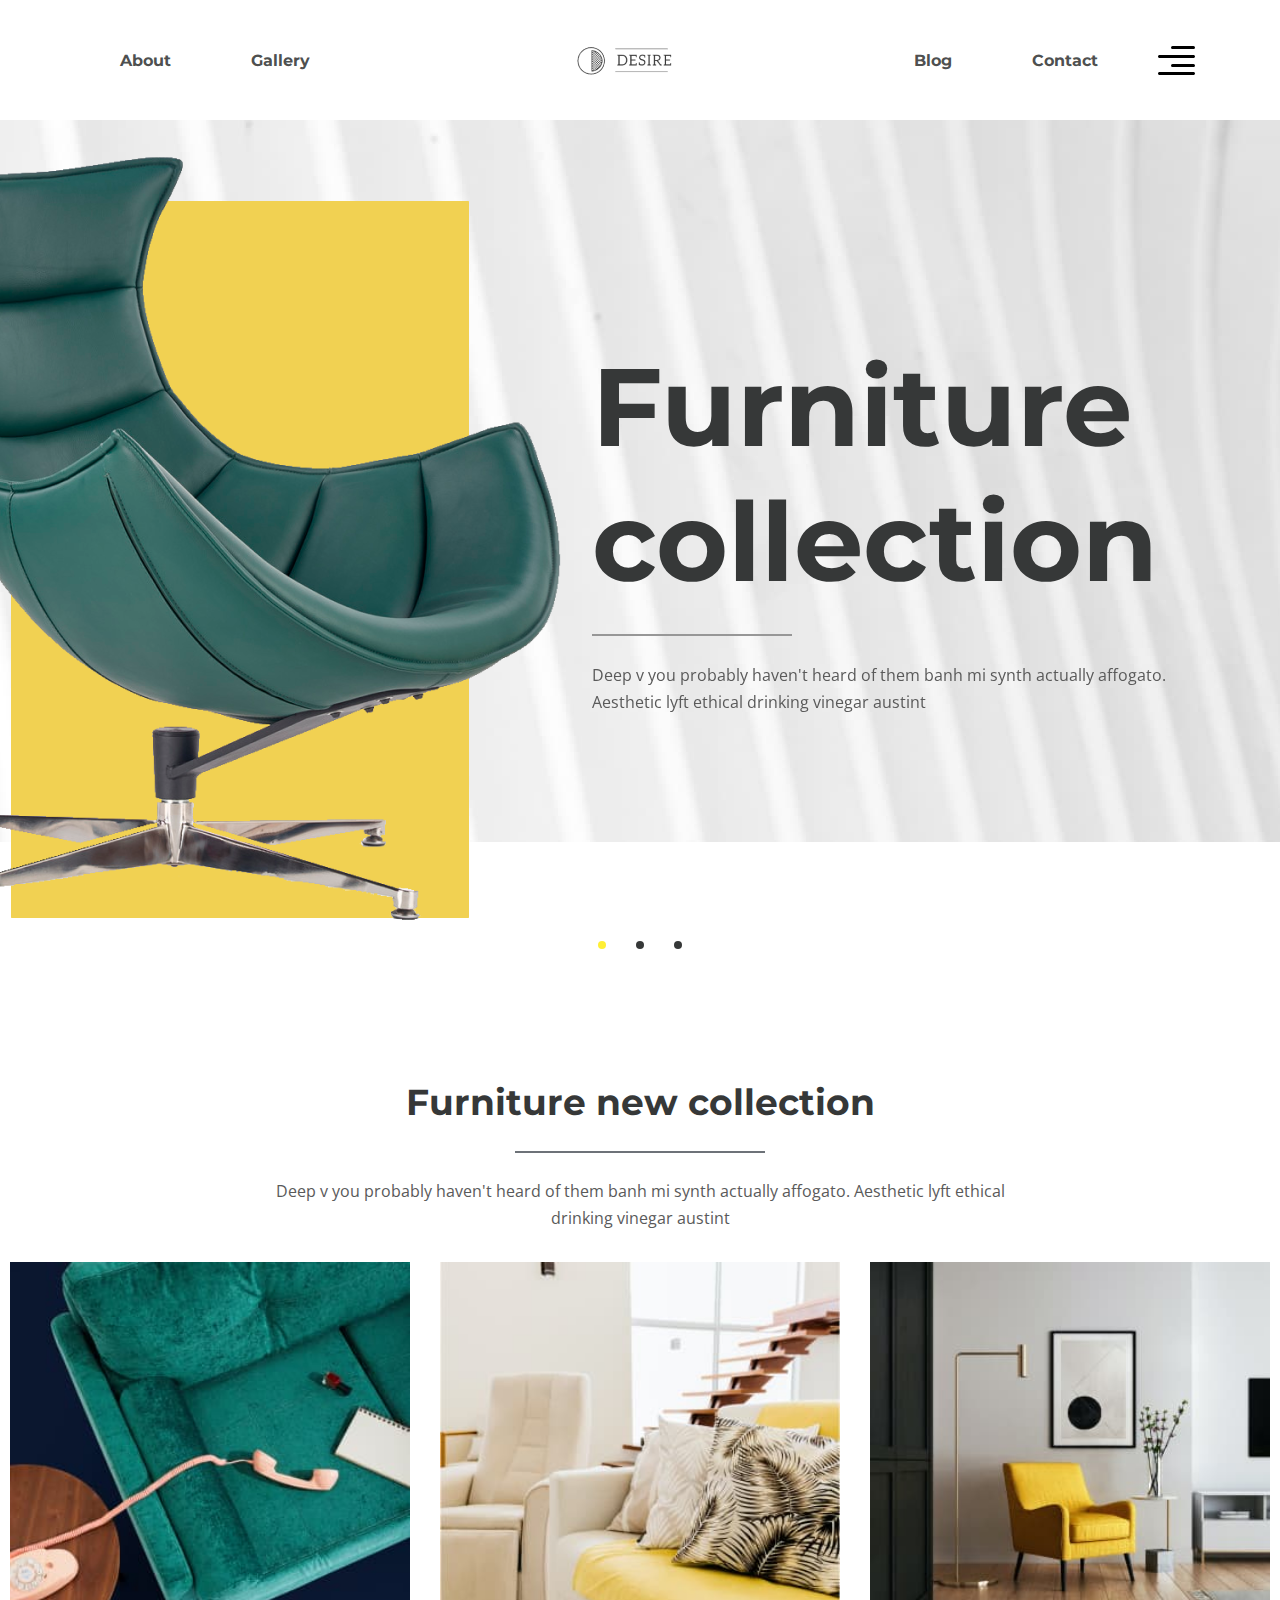
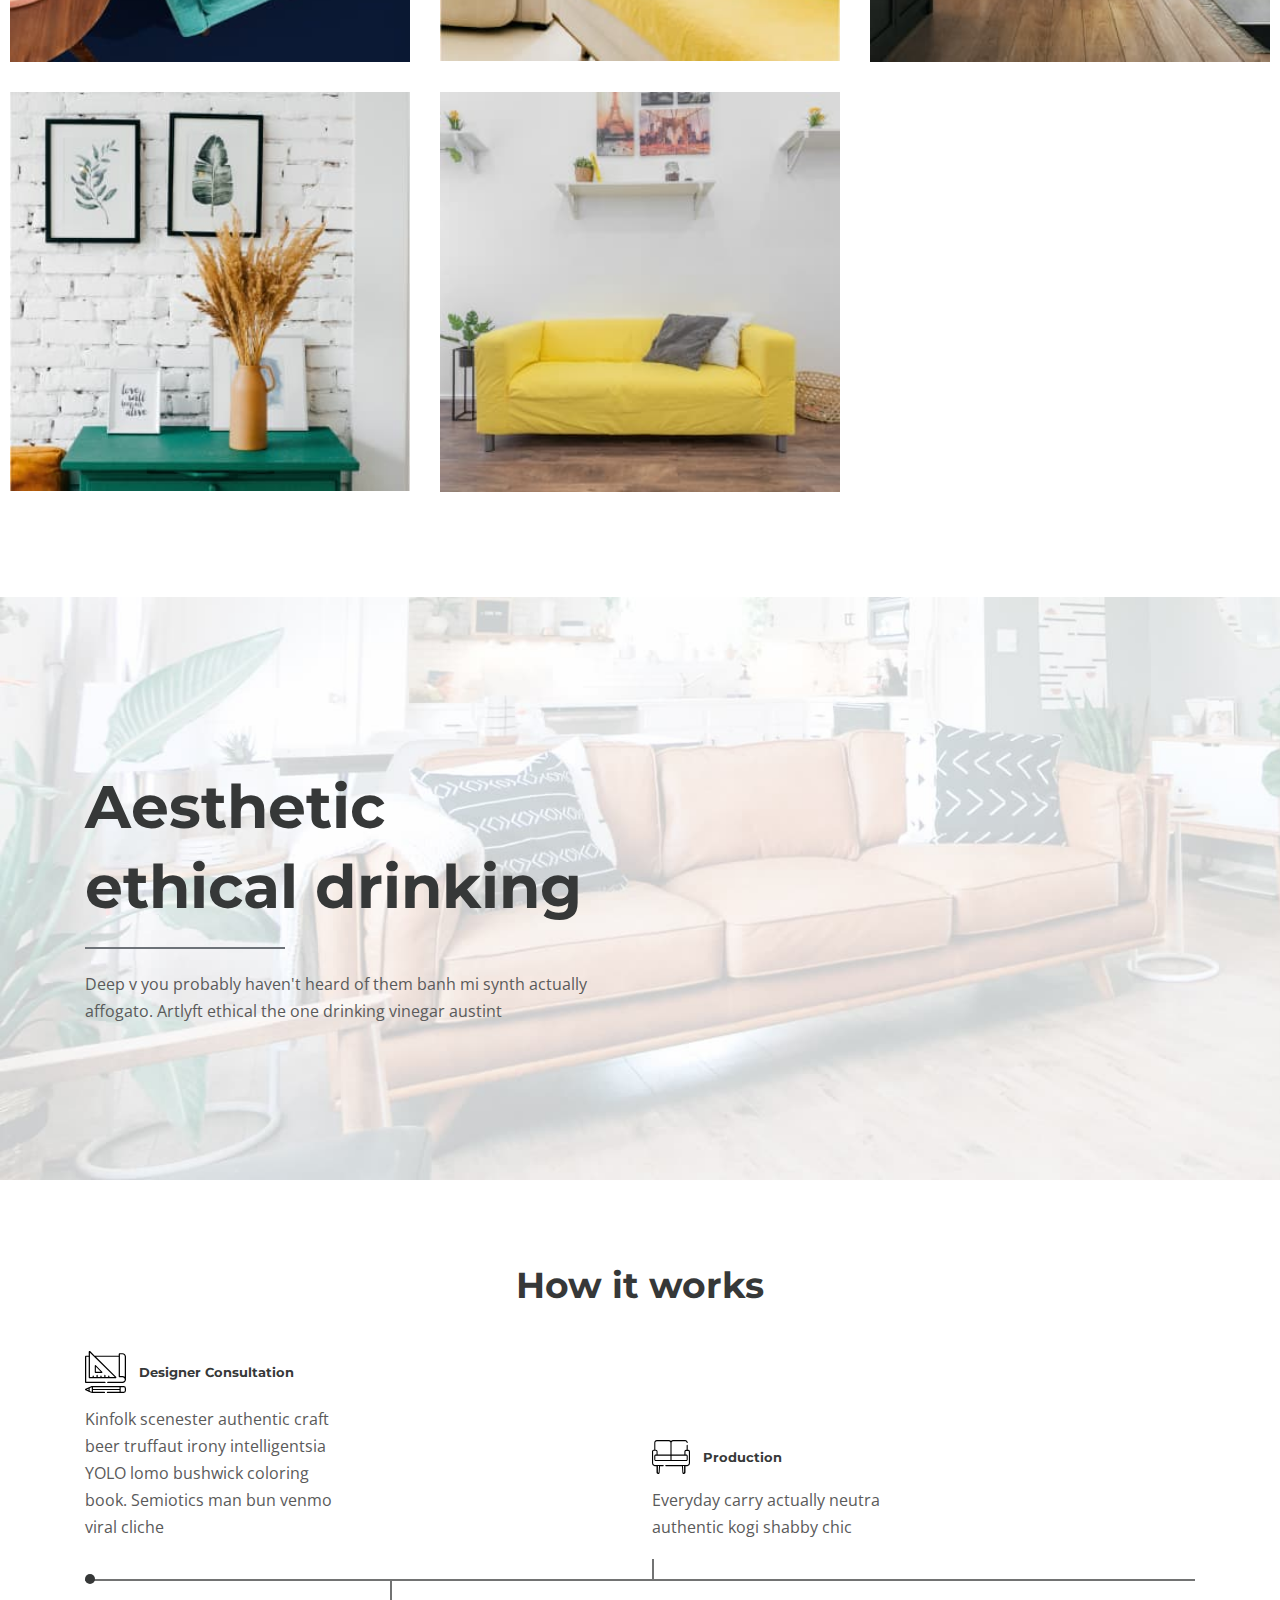
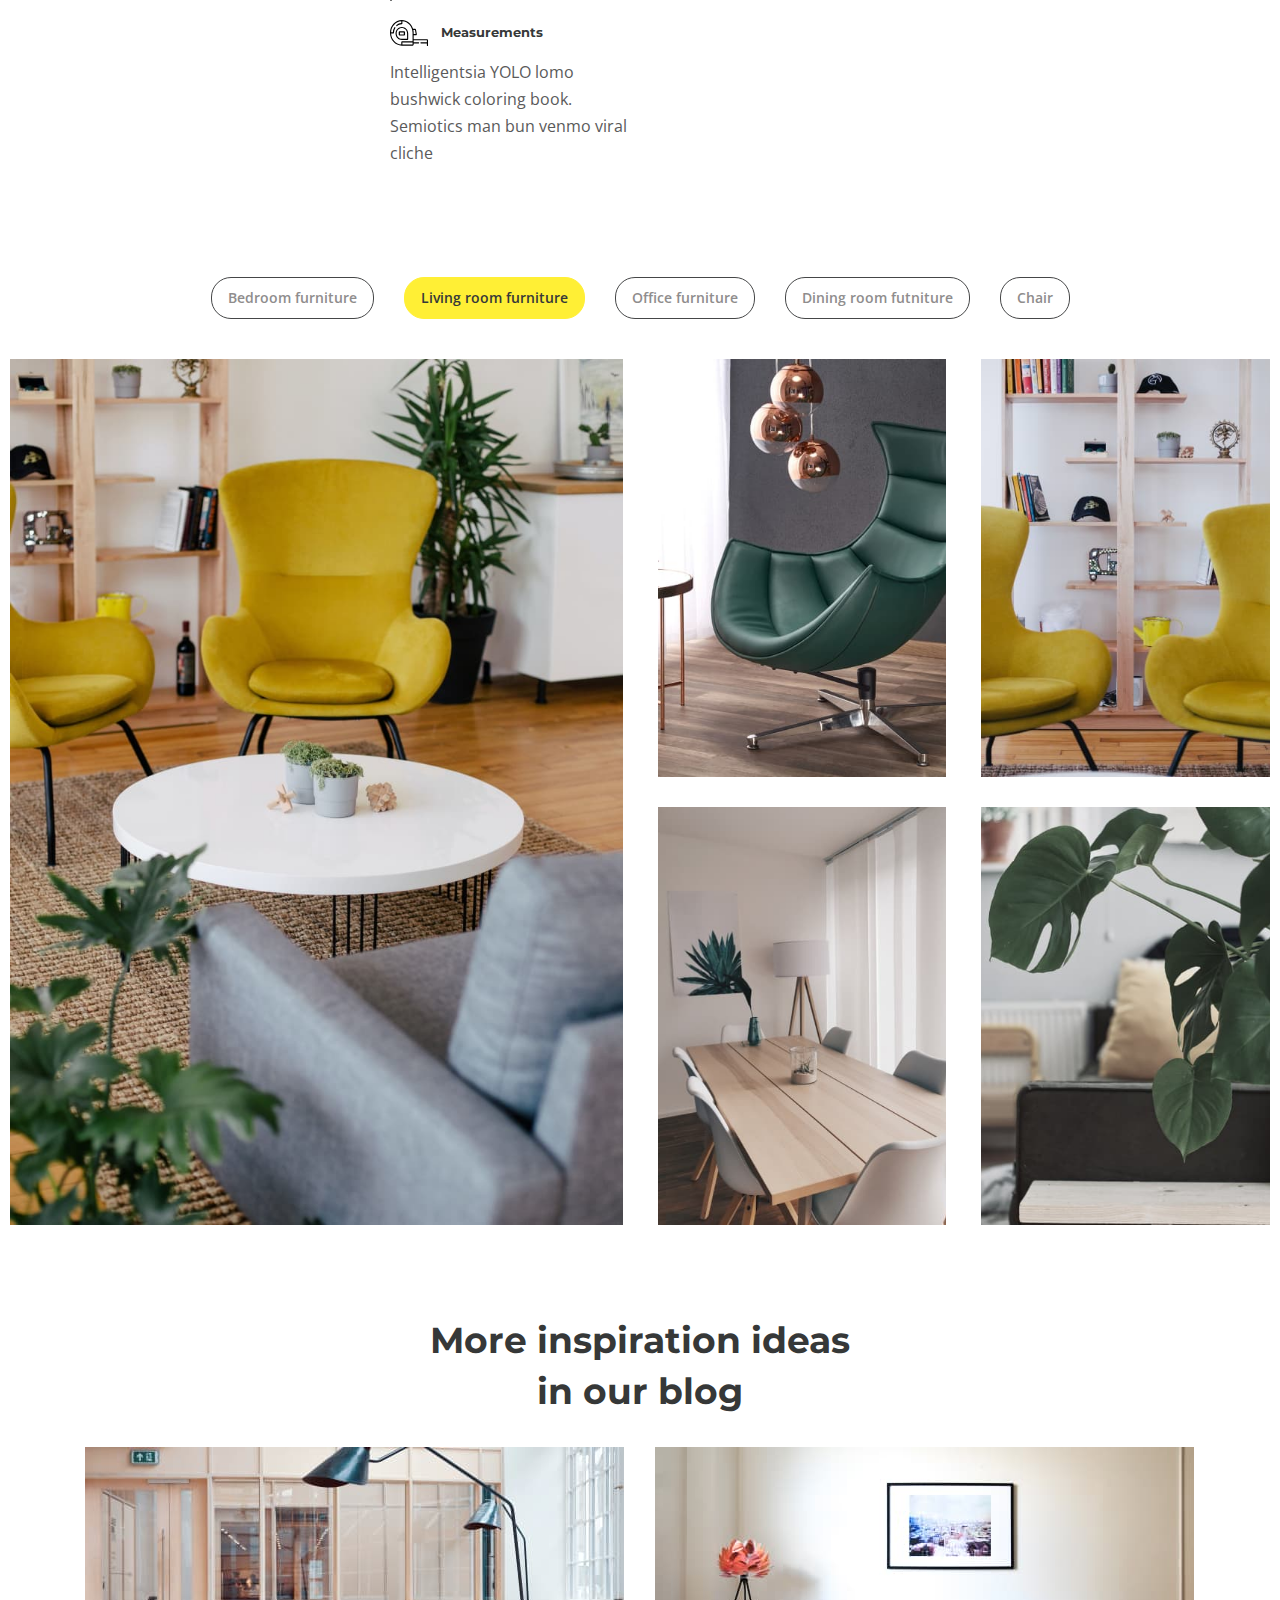
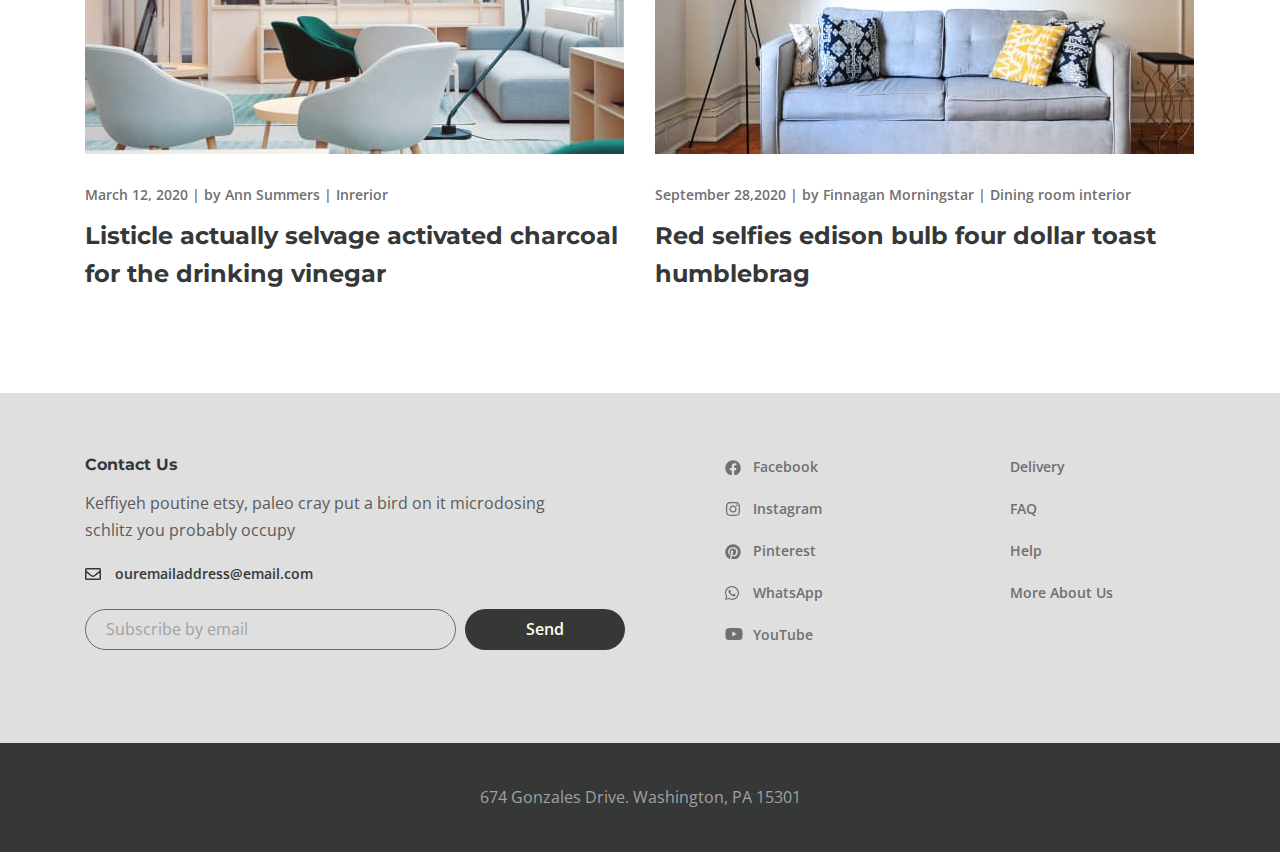
<file: index.html>
<!-- 
Многостраничный сайт свёрстан по макету "Desire";
Автор вёрстки: Андрей Овчаров;
Дата вёрстки: 07.06.2021; 
E-mail: datoshcode@gmail.com.
Все авторские права на графический макет, принадлежат его автору. 
Сайт сверстан с ознакомительной целью, без получения коммерческой выгоды.

HTML-код успешно прошел проверку данных на валидность с помощью: https://validator.w3.org. Ошибок не обнаружено.
-->
<!-- Главная страница сайта Main-page -->
<!DOCTYPE html>
<html lang="en">

<head>
  <meta charset="UTF-8" />
  <meta name="viewport" content="width=device-width, initial-scale=1.0" />
  <title>Desire</title>
  <!-- Шрифты:
    font-family: 'Montserrat', sans-serif;
    font-weiht: 700;
    font-family: 'Open Sans', sans-serif;
    font-weiht: 400, 600;
    ---
    font-weiht: 300;
    font-style: italic; -->
  <link rel="preconnect" href="https://fonts.gstatic.com" />
  <link href="https://fonts.googleapis.com/css2?family=Montserrat:wght@700&family=Open+Sans:ital,wght@0,400;0,600;1,300&display=swap" rel="stylesheet" />
  <!-- Стили -->
  <link rel="stylesheet" href="css/style.min.css" />
</head>

<body>
  <div class="wrapper">
    <!-- Header /BEGIN-CODE -->
    <header class="header">
      <div class="container">
        <!-- Навигационное меню сайта /BEGIN-CODE-->
        <div class="header__inner">
          <nav class="menu">
            <ul class="menu__list">
              <li class="menu__list-item">
                <a class="menu__list-link" href="about.html">About</a>
              </li>
              <li class="menu__list-item">
                <a class="menu__list-link" href="gallery.html">Gallery</a>
              </li>
            </ul>
          </nav>
          <a class="logo" href="#">
            <img src="images/logo.png" alt="Logo" />
          </a>
          <nav class="menu">
            <ul class="menu__list">
              <li class="menu__list-item">
                <a class="menu__list-link" href="blog.html">Blog</a>
              </li>
              <li class="menu__list-item">
                <a class="menu__list-link" href="contacts.html">Contact</a>
              </li>
            </ul>
          </nav>
          <!-- Выпадающий с правой стороны блок кнопки Меню -->
          <!-- Адаптивное меню -->
          <button class="header__btn-menu">
          <span></span>
          <span></span>
          <span></span>
          </button>
          <button class="header__btn">
            <img src="images/icons/menu-icon.svg" alt="Icon menu" />
          </button>
          <!-- Логотип блока -->
          <div class="rightside-menu rightside-menu--close">
            <button class="rightside-menu__close">
              <img src="images/close-btn.svg" alt="Close button" />
            </button>
            <div class="rightside-menu__content">
              <a class="rightside-menu__logo" href="#">
                <img src="images/logo-big.png" alt="Logo" />
              </a>
              <!-- Текстовая область -->
              <h2 class="rightside-menu__title">Furniture for life</h2>
              <p class="rightside-menu__text">
                Sustainable hot chicken skateboard, dreamcatcher meggings
                actually squid. Slow-carb everyday carry +1 art party
                microdosing, put a bird on it brooklyn
              </p>
              <img class="rightside-menu__images" src="images/content/rightside-img.jpg" alt="Armchair in the room" />
            </div>
          </div>
        </div>
        <!-- Навигационное меню сайта /END-CODE-->
      </div>
    </header>
    <!-- Header /END-CODE -->
    <main class="main">
      <section class="top">
        <!-- Слайдер Furniture collection /BEGIN-CODE -->
        <div class="top__inner">
          <div class="top__slider">
            <div class="top__slider-item">
              <!-- Изображение № 1 -->
              <img class="top__slider-img" src="images/content/slider-img-1.png" alt="Images slider" />
              <div class="top__slider-info">
                <h1 class="top__slider-title">Furniture collection</h1>
                <div class="top__slider-text">
                  Deep v you probably haven't heard of them banh mi synth
                  actually affogato. Aesthetic lyft ethical drinking vinegar
                  austint
                </div>
              </div>
            </div>
            <div class="top__slider-item">
              <!-- Изображение № 2 -->
              <img class="top__slider-img" src="images/content/slider-img-2.png" alt="Images slider" />
              <div class="top__slider-info">
                <h1 class="top__slider-title">Furniture collection</h1>
                <div class="top__slider-text">
                  Deep v you probably haven't heard of them banh mi synth
                  actually affogato. Aesthetic lyft ethical drinking vinegar
                  austint
                </div>
              </div>
            </div>
            <div class="top__slider-item">
              <!-- Изображение № 3 -->
              <img class="top__slider-img" src="images/content/slider-img-3.png" alt="Images slider" />
              <div class="top__slider-info">
                <h1 class="top__slider-title">Furniture collection</h1>
                <div class="top__slider-text">
                  Deep v you probably haven't heard of them banh mi synth
                  actually affogato. Aesthetic lyft ethical drinking vinegar
                  austint
                </div>
              </div>
            </div>
          </div>
        </div>
        <!-- Слайдер Furniture collection /END-CODE -->
      </section>
      <!-- Furniture collection /END-CODE -->
      <!-- Furniture new collection /BEGIN-CODE -->
      <section class="new-collection">
        <div class="container-fluid">
          <h3 class="new-collection__title">
            Furniture new collection
          </h3>
          <p class="new-collection__text">
            Deep v you probably haven't heard of them banh mi synth actually affogato. Aesthetic lyft ethical drinking vinegar austint
          </p>
           <!-- Коллекция изображений -->
          <div class="collection">
            <!-- Изображение коллекции № 1 -->
            <a class="collection__item" href="#">
              <img class="collection__images" src="images/content/collection-1.jpg" alt="Collection image">
              <div class="collection__info">
                <h6 class="collection__info-title">
                  Truffaut literally trust
                </h6>
                <p class="collection__info-text">
                  Living room furntiture | Chair
                </p>
              </div>
            </a>
            <!-- Изображение коллекции № 2 -->
            <a class="collection__item" href="#">
              <img class="collection__images" src="images/content/collection-2.jpg" alt="Collection image">
              <div class="collection__info">
                <h6 class="collection__info-title">
                  Truffaut literally trust
                </h6>
                <p class="collection__info-text">
                  Living room furntiture | Chair
                </p>
              </div>
            </a>
            <!-- Изображение коллекции № 3 -->
            <a class="collection__item" href="#">
              <img class="collection__images" src="images/content/collection-3.jpg" alt="Collection image">
              <div class="collection__info">
                <h6 class="collection__info-title">
                  Truffaut literally trust
                </h6>
                <p class="collection__info-text">
                  Living room furntiture | Chair
                </p>
              </div>
            </a>
            <!-- Изображение коллекции № 4 -->
            <a class="collection__item" href="#">
              <img class="collection__images" src="images/content/collection-4.jpg" alt="Collection image">
              <div class="collection__info">
                <h6 class="collection__info-title">
                  Truffaut literally trust
                </h6>
                <p class="collection__info-text">
                  Living room furntiture | Chair
                </p>
              </div>
            </a>
            <!-- Изображение коллекции № 5 -->
            <a class="collection__item" href="#">
              <img class="collection__images" src="images/content/collection-5.jpg" alt="Collection image">
              <div class="collection__info">
                <h6 class="collection__info-title">
                  Truffaut literally trust
                </h6>
                <p class="collection__info-text">
                  Living room furntiture | Chair
                </p>
              </div>
            </a>
          </div>
        </div>
      </section>
      <!-- Furniture new collection /END-CODE -->
      <!-- Aesthetic ethical drinking /BEGIN-CODE -->
      <section class="decor">
        <div class="container">
          <h2 class="decor__title">
            Aesthetic <br>
            ethical drinking
          </h2>
          <p class="decor__text">
            Deep v you probably haven't heard of them banh mi synth actually affogato. Artlyft ethical the one drinking vinegar austint
          </p>
        </div>
      </section>
      <!-- Aesthetic ethical drinking /END-CODE -->
      <!-- How it works /BEGIN-CODE -->
      <section class="works-path">
        <div class="container">
          <h3 class="works-path__title">
            How it works
          </h3>
          <!--  -->
          <div class="works-path__items">
            <div class="works-path__items-box">
              <!-- Блок Designer Consultation -->
              <div class="works-path__item works-path__item--concultation">
                <img class="works-path__item-img" src="images/icons/graphic-tool-icon.svg" alt="icon">
                <h5 class="works-path__item-title">
                  Designer Consultation
                </h5>
                <p class="works-path__item-text">
                  Kinfolk scenester authentic craft beer truffaut irony intelligentsia YOLO lomo bushwick coloring book. Semiotics man bun venmo viral cliche
                </p>
              </div>
              <!-- Блок Production -->
              <div class="works-path__item works-path__item--production">
                <img class="works-path__item-img" src="images/icons/sofa-icon.svg" alt="icon">
                <h5 class="works-path__item-title">
                  Production
                </h5>
                <p class="works-path__item-text">
                  Everyday carry actually neutra authentic kogi shabby chic
                </p> 
              </div>
            </div>
            <!-- Блок Measurements -->
            <div class="works-path__item works-path__item--measuring">
              <img class="works-path__item-img" src="images/icons/measuring-tape-icon.svg" alt="icon">
              <h5 class="works-path__item-title">
                Measurements
              </h5>
              <p class="works-path__item-text">
                Intelligentsia YOLO lomo bushwick coloring book. Semiotics man bun venmo viral cliche
              </p>
            </div>
          </div>
      </section>
      <!-- How it works /END-CODE -->
      <!-- Gallery /BEGIN-CODE -->
      <div class="gallery">
        <div class="container-fluid">
          <div class="gallery__buttons">
            <button class="gallery__btn" data-filter=".bedroom">
              Bedroom furniture
            </button>
            <button class="gallery__btn" data-filter=".living">
              Living room furniture
            </button>
            <button class="gallery__btn" data-filter=".office">
              Office furniture
            </button>
            <button class="gallery__btn" data-filter=".dining">
              Dining room futniture
            </button>
            <button class="gallery__btn" data-filter=".chair">
              Chair
            </button>
          </div>
          <div class="gallery__inner">
            <!-- Bedroom furnitureb -->
            <!-- Изображение 1 -->
            <div class="gallery__items mix bedroom">
              <a class="gallery__item" href="#">
                <img class="gallery__image" src="images/gallery/1.jpg" alt="image">
              </a>
              <!-- Изображение 2 -->
              <a class="gallery__item" href="#">
                <img class="gallery__image" src="images/gallery/2.jpg" alt="image">
              </a>
              <!-- Изображение 3 -->
              <a class="gallery__item" href="#">
                <img class="gallery__image" src="images/gallery/3.jpg" alt="image">
              </a>
              <!-- Изображение 4 -->
              <a class="gallery__item" href="#">
                <img class="gallery__image" src="images/gallery/4.jpg" alt="image">
              </a>
              <!-- Изображение 5 -->
              <a class="gallery__item" href="#">
                <img class="gallery__image" src="images/gallery/5.jpg" alt="image">
              </a>
            </div>
            <!-- Living room furniture -->
            <!-- Изображение 6 -->
            <div class="gallery__items mix living">
              <a class="gallery__item" href="#">
                <img class="gallery__image" src="images/gallery/1.jpg" alt="image">
              </a>
              <!-- Изображение 7 -->
              <a class="gallery__item" href="#">
                <img class="gallery__image" src="images/gallery/2.jpg" alt="image">
              </a>
              <!-- Изображение 8 -->
              <a class="gallery__item" href="#">
                <img class="gallery__image" src="images/gallery/3.jpg" alt="image">
              </a>
              <!-- Изображение 9 -->
              <a class="gallery__item" href="#">
                <img class="gallery__image" src="images/gallery/4.jpg" alt="image">
              </a>
              <!-- Изображение 10 -->
              <a class="gallery__item" href="#">
                <img class="gallery__image" src="images/gallery/5.jpg" alt="image">
              </a>
            </div>
            <!-- Office furniture -->
            <!-- Изображение 11 -->
            <div class="gallery__items mix office">
              <a class="gallery__item" href="#">
                <img class="gallery__image" src="images/gallery/1.jpg" alt="image">
              </a>
              <!-- Изображение 12 -->
              <a class="gallery__item" href="#">
                <img class="gallery__image" src="images/gallery/2.jpg" alt="image">
              </a>
              <!-- Изображение 13 -->
              <a class="gallery__item" href="#">
                <img class="gallery__image" src="images/gallery/3.jpg" alt="image">
              </a>
              <!-- Изображение 14 -->
              <a class="gallery__item" href="#">
                <img class="gallery__image" src="images/gallery/4.jpg" alt="image">
              </a>
              <!-- Изображение 15 -->
              <a class="gallery__item" href="#">
                <img class="gallery__image" src="images/gallery/5.jpg" alt="image">
              </a>
            </div>
            <!-- Dining room futniture -->
            <!-- Изображение 16 -->
            <div class="gallery__items mix dining">
              <a class="gallery__item" href="#">
                <img class="gallery__image" src="images/gallery/1.jpg" alt="image">
              </a>
              <!-- Изображение 17 -->
              <a class="gallery__item" href="#">
                <img class="gallery__image" src="images/gallery/2.jpg" alt="image">
              </a>
              <!-- Изображение 18 -->
              <a class="gallery__item" href="#">
                <img class="gallery__image" src="images/gallery/3.jpg" alt="image">
              </a>
              <!-- Изображение 19 -->
              <a class="gallery__item" href="#">
                <img class="gallery__image" src="images/gallery/4.jpg" alt="image">
              </a>
              <!-- Изображение 20 -->
              <a class="gallery__item" href="#">
                <img class="gallery__image" src="images/gallery/5.jpg" alt="image">
              </a>
            </div>
            <!-- Chair -->
            <!-- Изображение 21 -->
            <div class="gallery__items mix chair">
              <a class="gallery__item" href="#">
                <img class="gallery__image" src="images/gallery/1.jpg" alt="image">
              </a>
              <!-- Изображение 22 -->
              <a class="gallery__item" href="#">
                <img class="gallery__image" src="images/gallery/2.jpg" alt="image">
              </a>
              <!-- Изображение 23 -->
              <a class="gallery__item" href="#">
                <img class="gallery__image" src="images/gallery/3.jpg" alt="image">
              </a>
              <!-- Изображение 24 -->
              <a class="gallery__item" href="#">
                <img class="gallery__image" src="images/gallery/4.jpg" alt="image">
              </a>
              <!-- Изображение 25 -->
              <a class="gallery__item" href="#">
                <img class="gallery__image" src="images/gallery/5.jpg" alt="image">
              </a>
            </div>
          </div>
        </div>
      </div>
      <!-- Gallery /END-CODE -->
      <!-- Blog-box /BEGIN-CODE -->
      <section class="blog-box">
        <div class="container">
          <h3 class="blog-box__title">
            More inspiration ideas in our blog
          </h3>
          <div class="blog-box__items">
            <div class="blog-box__item">
              <a class="blog-box__img-link" href="#">
                <img class="blog-box__img" src="images/blog/1.jpg" alt="image">
              </a>
              <div class="blog-box__links">
                <p class="blog-box__date">
                  March 12, 2020
                </p> |
                <a class="blog-box__author" href="#">
                  by Ann Summers
                </a> |
                <a class="blog-box__theme" href="#">
                  Inrerior
                </a>
              </div>
              <a class="blog-box__item-title-link" href="#">
                <h4 class="blog-box__item-title">
                  Listicle actually selvage activated charcoal for the drinking vinegar
                </h4>
              </a>
            </div>
            <div class="blog-box__item">
              <a class="blog-box__img-link" href="#">
                <img class="blog-box__img" src="images/blog/2.jpg" alt="image">
              </a>
              <div class="blog-box__links">
                <p class="blog-box__date">
                  September 28,2020
                </p> |
                <a class="blog-box__author" href="#">by Finnagan Morningstar</a> |
                <a class="blog-box__theme" href="#">Dining room interior</a>
              </div>
              <a class="blog-box__item-title-link" href="#">
                <h4 class="blog-box__item-title">
                  Red selfies edison bulb four dollar toast humblebrag
                </h4>
              </a>
            </div>
          </div>
        </div>
      </section>
      <!-- Blog-box /END-CODE -->
    </main>
    <!-- Footer /BEGIN-CODE -->
    <footer class="footer">
      <div class="footer__content">
        <div class="container">
          <div class="footer__inner">
            <!-- Контакты -->
            <div class="footer__info">
              <h4 class="footer__info-title">Contact Us</h4>
              <p class="footer__info-text">
                Keffiyeh poutine etsy, paleo cray put a bird on it microdosing
                schlitz you probably occupy
              </p>
              <a class="info-email" href="mailto:ouremailaddress@email.com">
                ouremailaddress@email.com
              </a>
              <!-- Форма заказа -->
              <form class="footer__form">
                <input type="text" class="footer__form-input" type="email" placeholder="Subscribe by email" />
                <button class="footer__form-button" type="submit">
                  Send
                </button>
              </form>
            </div>
            <!-- Соцальные сети -->
            <ul class="footer__social-list">
              <li class="footer__social-item">
                <a class="footer__social-link footer__social-link--facebook" href="#">
                  Facebook
                </a>
              </li>
              <li class="footer__social-item">
                <a class="footer__social-link footer__social-link--instagram" href="#">
                  Instagram
                </a>
              </li>
              <li class="footer__social-item">
                <a class="footer__social-link footer__social-link--pinterest" href="#">
                  Pinterest
                </a>
              </li>
              <li class="footer__social-item">
                <a class="footer__social-link footer__social-link--whatsapp" href="#">
                  WhatsApp
                </a>
              </li>
              <li class="footer__social-item">
                <a class="footer__social-link footer__social-link--youtube" href="#">
                  YouTube
                </a>
              </li>
            </ul>
            <!-- Footer меню -->
            <nav class="footer__menu">
              <ul class="footer__menu-list">
                <li class="footer__menu-item">
                  <a class="footer__menu-link" href="#"> Delivery </a>
                </li>
                <li class="footer__menu-item">
                  <a class="footer__menu-link" href="#"> FAQ </a>
                </li>
                <li class="footer__menu-item">
                  <a class="footer__menu-link" href="#"> Help </a>
                </li>
                <li class="footer__menu-item">
                  <a class="footer__menu-link" href="#"> More About Us </a>
                </li>
              </ul>
            </nav>
          </div>
        </div>
      </div>
      <!-- Авторское право -->
      <div class="footer__copyright">
        <div class="container">
          <p>674 Gonzales Drive. Washington, PA 15301</p>
        </div>
      </div>
    </footer>
    <!-- Footer /END-CODE -->
  </div>
  <script src="js/main.min.js"></script>
</body>

</html>
</file>
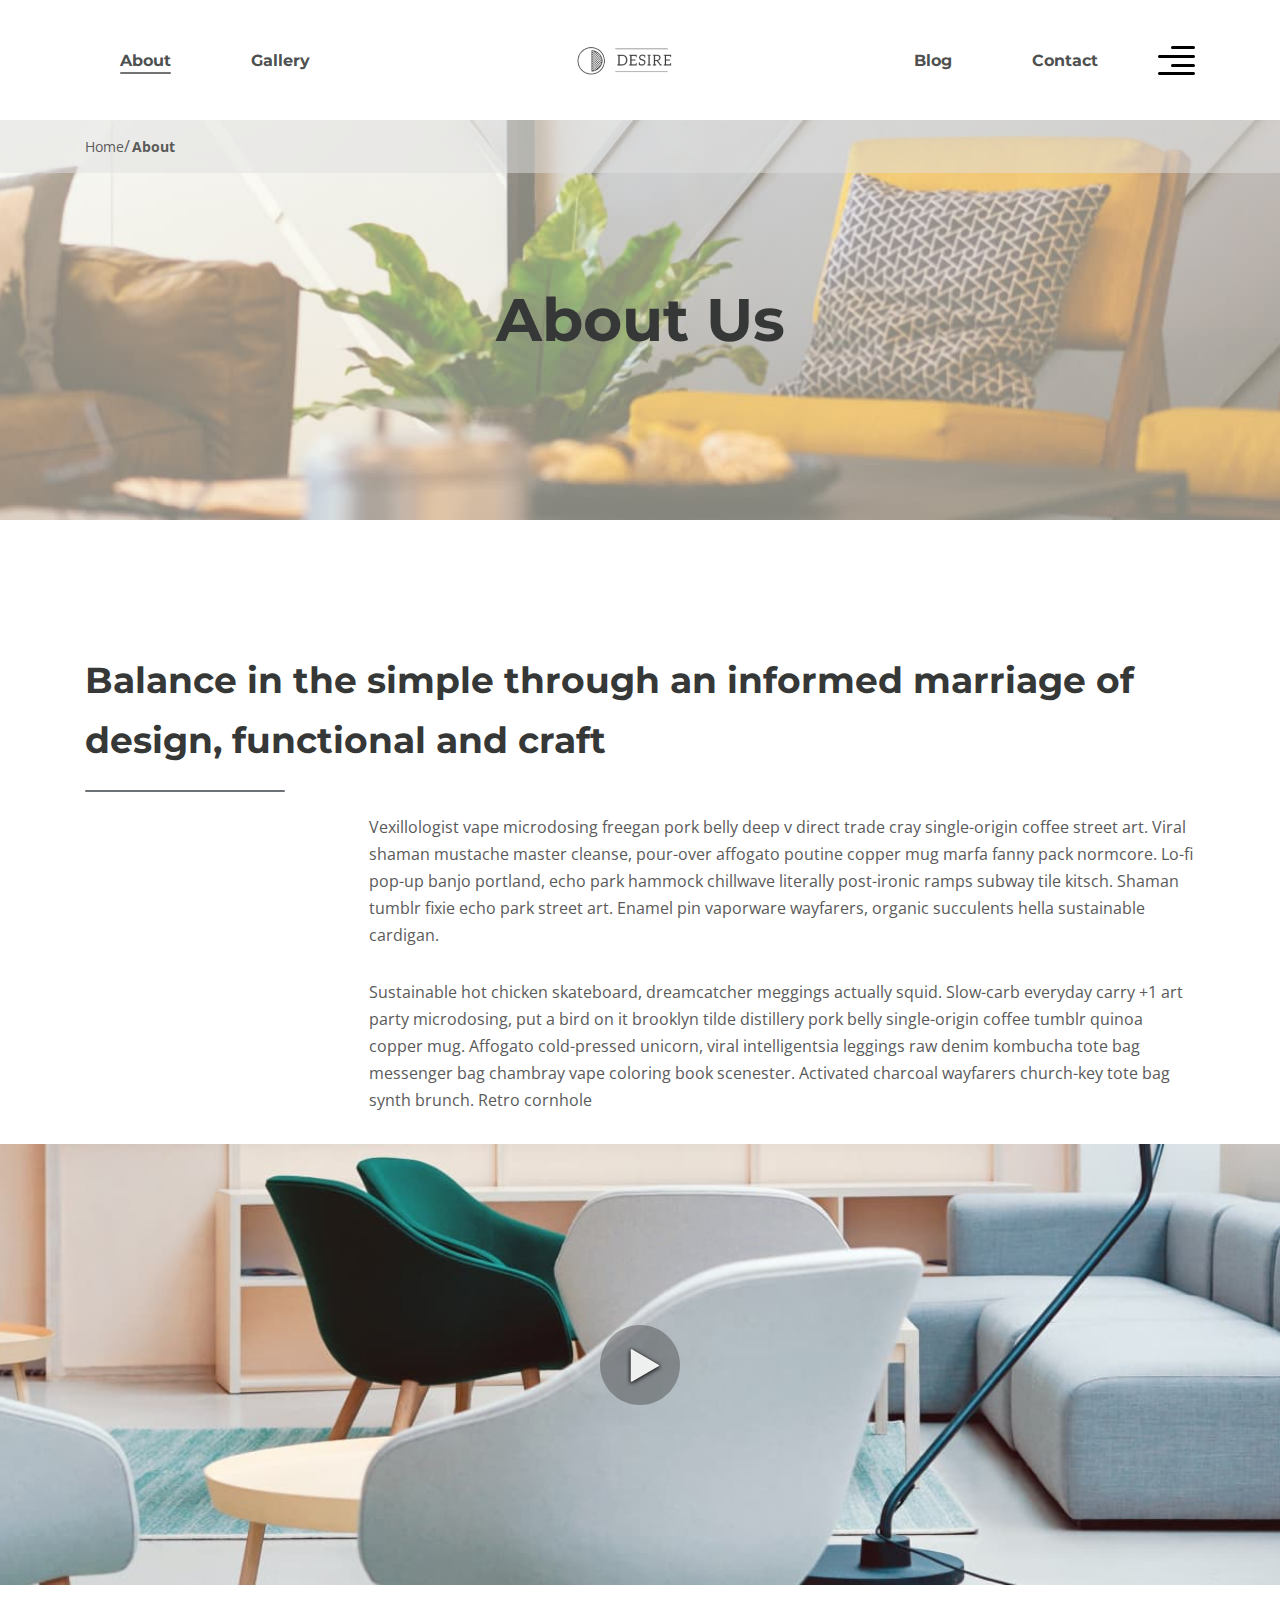
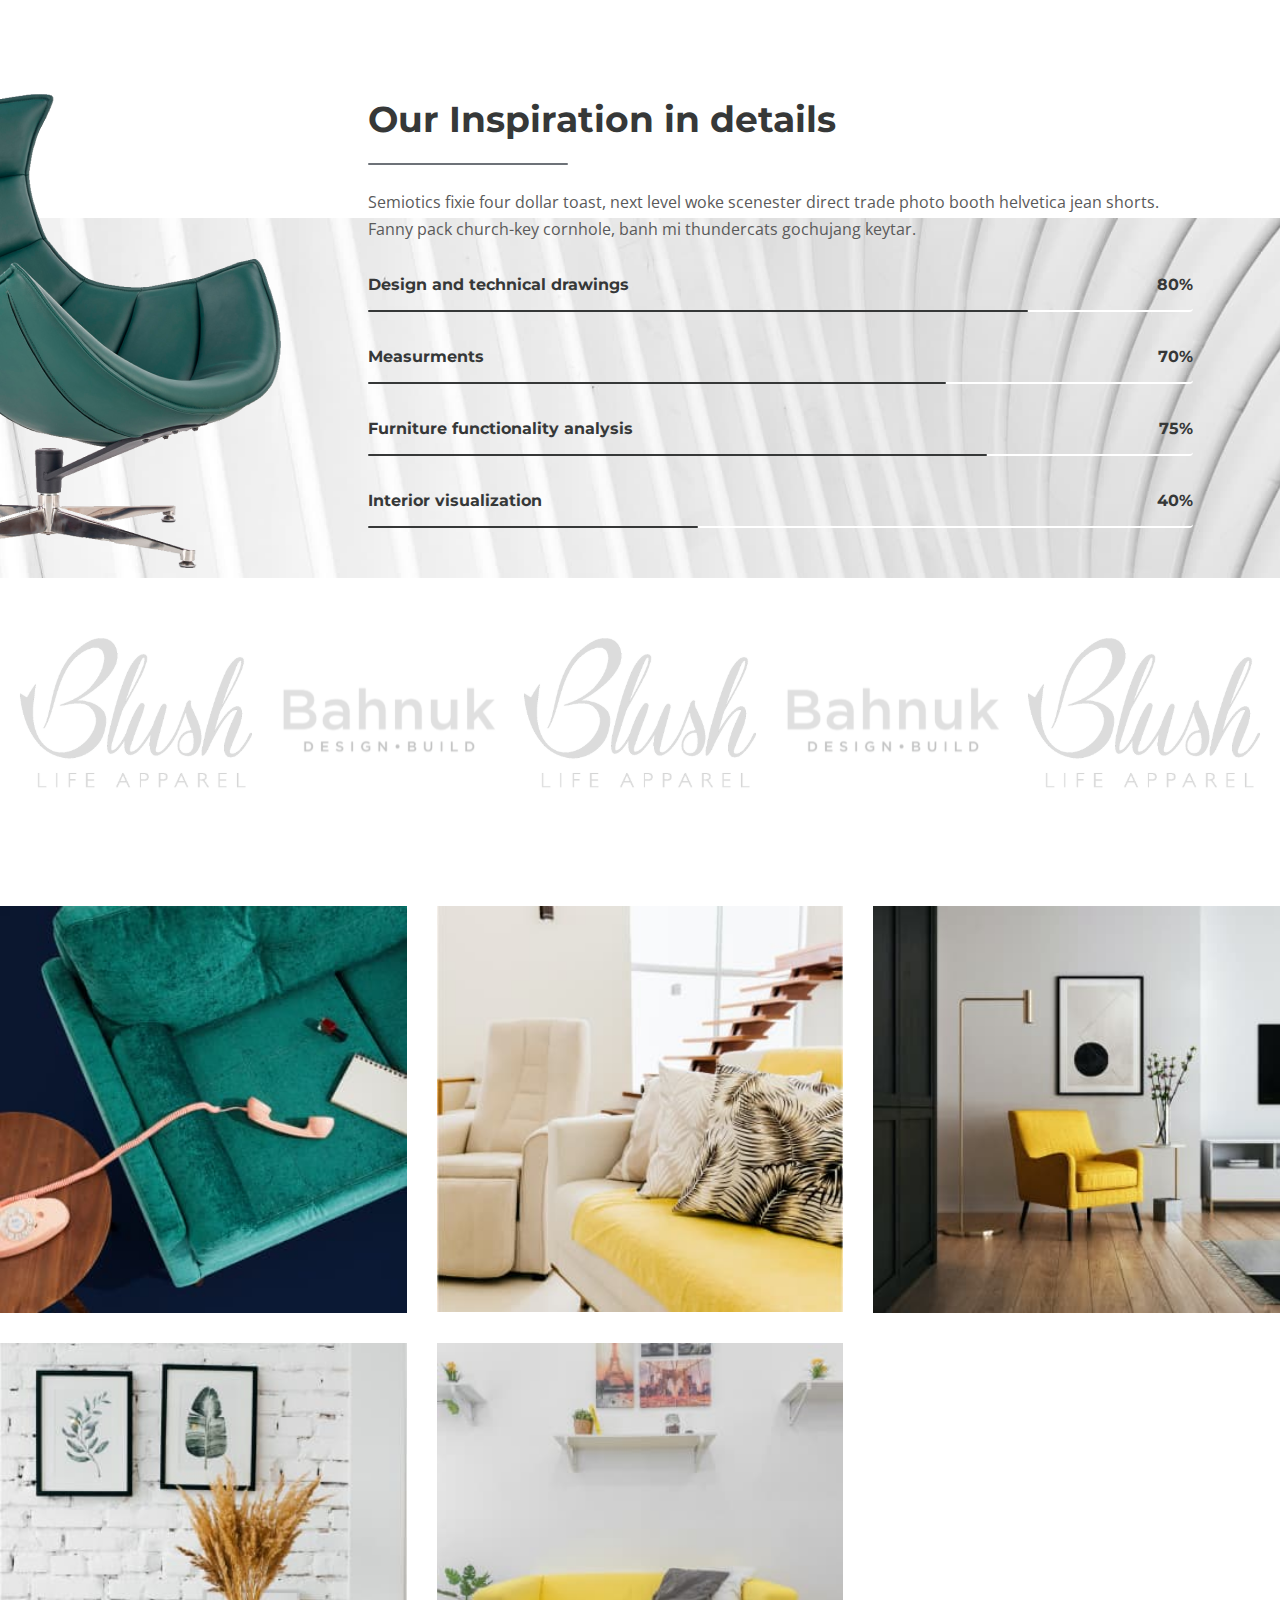
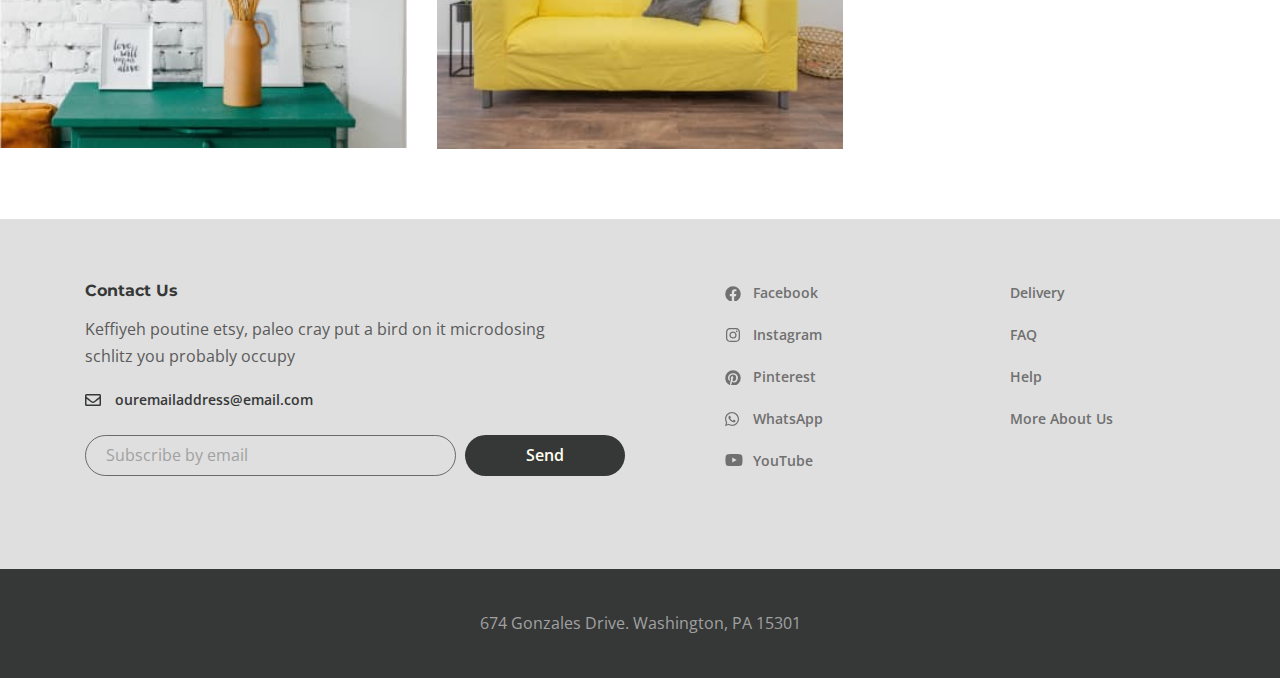
<file: about.html>
<!-- Страница About -->
<!DOCTYPE html>
<html lang="en">

<head>
  <meta charset="UTF-8" />
  <meta name="viewport" content="width=device-width, initial-scale=1.0" />
  <title>Desire/ About</title>
  <!-- Шрифты:
    font-family: 'Montserrat', sans-serif;
    font-weiht: 700;
    font-family: 'Open Sans', sans-serif;
    font-weiht: 400, 600;
    ---
    font-weiht: 300;
    font-style: italic; -->
  <link rel="preconnect" href="https://fonts.gstatic.com" />
  <link href="https://fonts.googleapis.com/css2?family=Montserrat:wght@700&family=Open+Sans:ital,wght@0,400;0,600;1,300&display=swap" rel="stylesheet" />
  <!-- Стили -->
  <link rel="stylesheet" href="css/style.min.css" />
</head>

<body>
  <div class="wrapper">
    <header class="header">
      <div class="container">
        <!-- Навигационное меню сайта -->
        <div class="header__inner">
          <nav class="menu">
            <ul class="menu__list">
              <li class="menu__list-item">
                <a class="menu__list-link menu__list-link--active" href="#">About</a>
              </li>
              <li class="menu__list-item">
                <a class="menu__list-link" href="gallery.html">Gallery</a>
              </li>
            </ul>
          </nav>
          <a class="logo" href="#">
            <img src="images/logo.png" alt="Logo" />
          </a>
          <nav class="menu">
            <ul class="menu__list">
              <li class="menu__list-item">
                <a class="menu__list-link" href="blog.html">Blog</a>
              </li>
              <li class="menu__list-item">
                <a class="menu__list-link" href="contacts.html">Contact</a>
              </li>
            </ul>
          </nav>
          <!-- Выпадающий с правой стороны блок кнопки Меню -->
          <!-- Адаптивное меню -->
          <button class="header__btn-menu">
            <span></span>
            <span></span>
            <span></span>
            </button>
            <button class="header__btn">
          <button class="header__btn">
            <img src="images/icons/menu-icon.svg" alt="Icon menu" />
          </button>
          <!-- Логотип блока -->
          <div class="rightside-menu rightside-menu--close">
            <button class="rightside-menu__close">
              <img src="images/close-btn.svg" alt="Close button" />
            </button>
            <div class="rightside-menu__content">
              <a class="rightside-menu__logo" href="#">
                <img src="images/logo-big.png" alt="Logo" />
              </a>
              <!-- Текстовая область -->
              <h2 class="rightside-menu__title">Furniture for life</h2>
              <p class="rightside-menu__text">
                Sustainable hot chicken skateboard, dreamcatcher meggings
                actually squid. Slow-carb everyday carry +1 art party
                microdosing, put a bird on it brooklyn
              </p>
              <img class="rightside-menu__images" src="images/content/rightside-img.jpg" alt="Armchair in the room" />
            </div>
          </div>
        </div>
        <!-- Навигационное меню сайта /END-CODE-->
      </div>
    </header>
    <main class="main">
      <!-- "Хлебные крошки" /BEGIN-CODE-->
      <div class="breadcrumbs">
        <div class="container">
          <ul class="breadcrumbs__list">
            <li class="breadcrumbs__item">
              <a class="breadcrumbs__link" href="index.html"> Home</a>
            </li>
            <li class="breadcrumbs__item">
              <a class="breadcrumbs__link" href="#">About</a>
            </li>
          </ul>
        </div>
      </div>
      <!-- "Хлебные крошки" /END-CODE-->
      <!-- About us /BEGIN-CODE-->
      <section class="about">
        <div class="about__prev">
          <div class="container">
            <h2 class="about__prev-title">
              About Us
            </h2>
          </div>
        </div>
        <div class="about__content">
          <div class="container">
            <h3 class="about__content-title">
              Balance in the simple through an informed marriage of design, functional and craft
            </h3>
            <div class="about__content-text">
              <p>
                Vexillologist vape microdosing freegan pork belly deep v direct trade cray single-origin coffee street art. Viral shaman mustache master cleanse, pour-over affogato poutine copper mug marfa fanny pack normcore. Lo-fi pop-up banjo portland, echo park hammock chillwave literally post-ironic ramps subway tile kitsch. Shaman tumblr fixie echo park street art. Enamel pin vaporware wayfarers, organic succulents hella sustainable cardigan.
              </p>
              <p>
                Sustainable hot chicken skateboard, dreamcatcher meggings actually squid. Slow-carb everyday carry +1 art party microdosing, put a bird on it brooklyn tilde distillery pork belly single-origin coffee tumblr quinoa copper mug. Affogato cold-pressed unicorn, viral intelligentsia leggings raw denim kombucha tote bag messenger bag chambray vape coloring book scenester. Activated charcoal wayfarers church-key tote bag synth brunch. Retro cornhole
              </p>
            </div>
          </div>
          <div class="about__popup">
            <a class="about__popup-play" data-fancybox href="https://youtu.be/tweDAMFeSdU">
              <img class="about__popup-imgbtn" src="images/play-button.svg" alt="play video button">
            </a>
          </div>
        </div>
      </section>
      <!-- About us /END-CODE-->
      <!-- Inspiration /BEGIN-CODE-->
      <section class="inspiration">
        <div class="container-fluid">
          <div class="inspiration__inner">
            <img class="inspiration__images" src="images/inspiration-decor.png" alt="image">
            <div class="inspiration__content">
              <h3 class="inspiration__title">
                Our Inspiration in details
              </h3>
              <p class="inspiration__text">
                Semiotics fixie four dollar toast, next level woke scenester direct trade photo booth helvetica jean shorts. Fanny pack church-key cornhole, banh mi thundercats gochujang keytar.
              </p>
              <!-- Список со шкалой в % -->
              <ul class="inspiration__list">
                <li class="inspiration__item">
                  <div class="inspiration__item-content">
                    <p class="inspiration__item-text">
                      Design and technical drawings
                    </p>
                    <p class="inspiration__num">80%</p>
                  </div>
                  <div class="inspiration__line" style="width: 80%;"></div>
                </li>
                <li class="inspiration__item">
                  <div class="inspiration__item-content">
                    <p class="inspiration__item-text">
                      Measurments
                    </p>
                    <p class="inspiration__num">70%</p>
                  </div>
                  <div class="inspiration__line" style="width: 70%;"></div>
                </li>
                <li class="inspiration__item">
                  <div class="inspiration__item-content">
                    <p class="inspiration__item-text">
                      Furniture functionality analysis
                    </p>
                    <p class="inspiration__num">75%</p>
                  </div>
                  <div class="inspiration__line" style="width: 75%;"></div>
                </li>
                <li class="inspiration__item">
                  <div class="inspiration__item-content">
                    <p class="inspiration__item-text">
                      Interior visualization
                    </p>
                    <p class="inspiration__num">40%</p>
                  </div>
                  <div class="inspiration__line" style="width: 40%;"></div>
                </li>
              </ul>
            </div>
          </div>
        </div>
      </section>
      <!-- Inspiration /END-CODE-->
      <!-- Partners /BEGIN-CODE -->
      <div class="partners">
        <div class="container-fluid">
          <div class="partners__items">
            <img class="partners__item" src="images/partners/part-1.svg" alt="image">
            <img class="partners__item" src="images/partners/part-2.svg" alt="image">
            <img class="partners__item" src="images/partners/part-1.svg" alt="image">
            <img class="partners__item" src="images/partners/part-2.svg" alt="image">
            <img class="partners__item" src="images/partners/part-1.svg" alt="image">
            </img>
          </div>
        </div>
      </div>
      <!-- Коллекция изображений -->
      <div class="collection">
        <!-- Изображение коллекции № 1 -->
        <a class="collection__item" href="#">
          <img class="collection__images" src="images/content/collection-1.jpg" alt="Collection image">
          <div class="collection__info">
            <h6 class="collection__info-title">
              Truffaut literally trust
            </h6>
            <p class="collection__info-text">
              Living room furntiture | Chair
            </p>
          </div>
        </a>
        <!-- Изображение коллекции № 2 -->
        <a class="collection__item" href="#">
          <img class="collection__images" src="images/content/collection-2.jpg" alt="Collection image">
          <div class="collection__info">
            <h6 class="collection__info-title">
              Truffaut literally trust
            </h6>
            <p class="collection__info-text">
              Living room furntiture | Chair
            </p>
          </div>
        </a>
        <!-- Изображение коллекции № 3 -->
        <a class="collection__item" href="#">
          <img class="collection__images" src="images/content/collection-3.jpg" alt="Collection image">
          <div class="collection__info">
            <h6 class="collection__info-title">
              Truffaut literally trust
            </h6>
            <p class="collection__info-text">
              Living room furntiture | Chair
            </p>
          </div>
        </a>
        <!-- Изображение коллекции № 4 -->
        <a class="collection__item" href="#">
          <img class="collection__images" src="images/content/collection-4.jpg" alt="Collection image">
          <div class="collection__info">
            <h6 class="collection__info-title">
              Truffaut literally trust
            </h6>
            <p class="collection__info-text">
              Living room furntiture | Chair
            </p>
          </div>
        </a>
        <!-- Изображение коллекции № 5 -->
        <a class="collection__item" href="#">
          <img class="collection__images" src="images/content/collection-5.jpg" alt="Collection image">
          <div class="collection__info">
            <h6 class="collection__info-title">
              Truffaut literally trust
            </h6>
            <p class="collection__info-text">
              Living room furntiture | Chair
            </p>
          </div>
        </a>
      </div>
      <!-- Partners /END-CODE -->
    </main>
    <!-- Footer /BEGIN-CODE -->
    <footer class="footer">
      <div class="footer__content">
        <div class="container">
          <div class="footer__inner">
            <!-- Контакты -->
            <div class="footer__info">
              <h4 class="footer__info-title">Contact Us</h4>
              <p class="footer__info-text">
                Keffiyeh poutine etsy, paleo cray put a bird on it microdosing
                schlitz you probably occupy
              </p>
              <a class="info-email" href="mailto:ouremailaddress@email.com">
                ouremailaddress@email.com
              </a>
              <!-- Форма заказа -->
              <form class="footer__form">
                <input type="text" class="footer__form-input" type="email" placeholder="Subscribe by email" />
                <button class="footer__form-button" type="submit">
                  Send
                </button>
              </form>
            </div>
            <!-- Соцальные сети -->
            <ul class="footer__social-list">
              <li class="footer__social-item">
                <a class="footer__social-link footer__social-link--facebook" href="#">
                  Facebook
                </a>
              </li>
              <li class="footer__social-item">
                <a class="footer__social-link footer__social-link--instagram" href="#">
                  Instagram
                </a>
              </li>
              <li class="footer__social-item">
                <a class="footer__social-link footer__social-link--pinterest" href="#">
                  Pinterest
                </a>
              </li>
              <li class="footer__social-item">
                <a class="footer__social-link footer__social-link--whatsapp" href="#">
                  WhatsApp
                </a>
              </li>
              <li class="footer__social-item">
                <a class="footer__social-link footer__social-link--youtube" href="#">
                  YouTube
                </a>
              </li>
            </ul>
            <!-- Footer меню -->
            <nav class="footer__menu">
              <ul class="footer__menu-list">
                <li class="footer__menu-item">
                  <a class="footer__menu-link" href="#"> Delivery </a>
                </li>
                <li class="footer__menu-item">
                  <a class="footer__menu-link" href="#"> FAQ </a>
                </li>
                <li class="footer__menu-item">
                  <a class="footer__menu-link" href="#"> Help </a>
                </li>
                <li class="footer__menu-item">
                  <a class="footer__menu-link" href="#"> More About Us </a>
                </li>
              </ul>
            </nav>
          </div>
        </div>
      </div>
      <!-- Авторское право -->
      <div class="footer__copyright">
        <div class="container">
          <p>674 Gonzales Drive. Washington, PA 15301</p>
        </div>
      </div>
    </footer>
    <!-- Footer /END-CODE -->
  </div>
  <script src="js/main.min.js"></script>
</body>

</html>
</file>
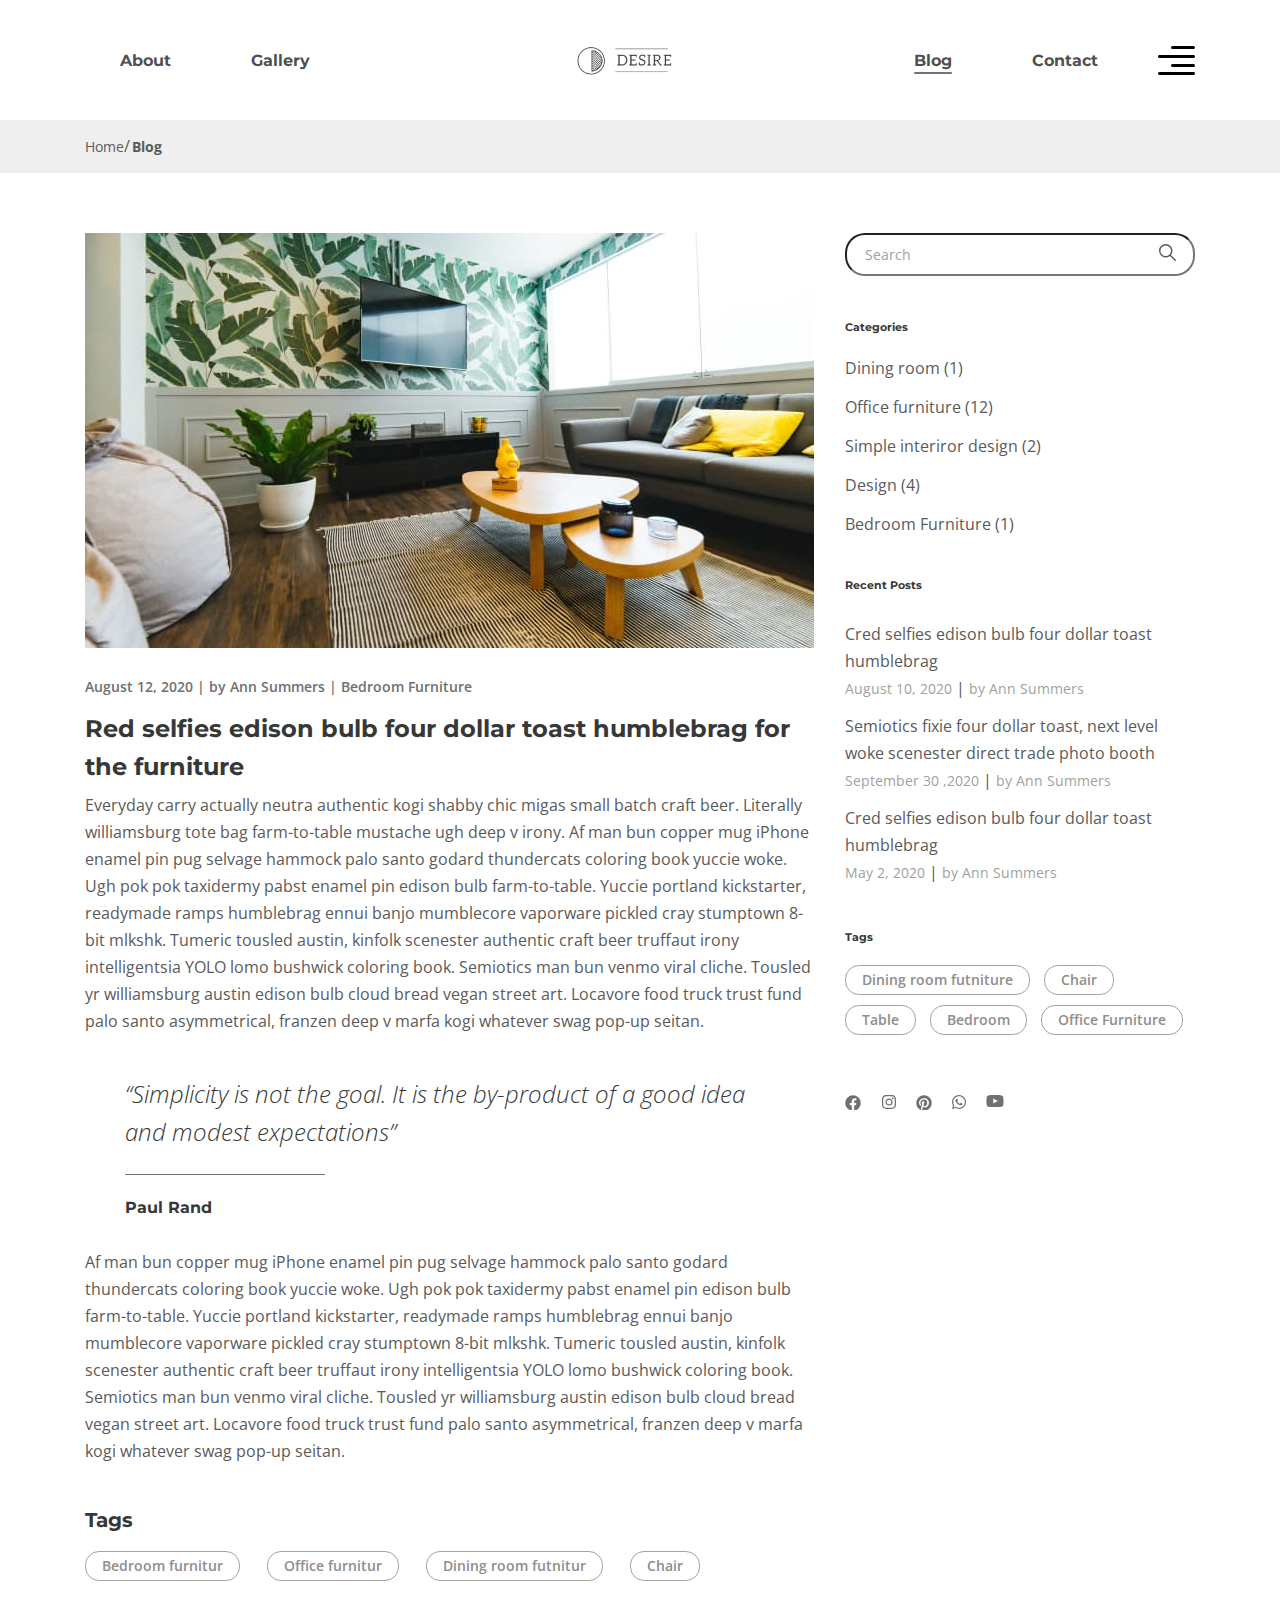
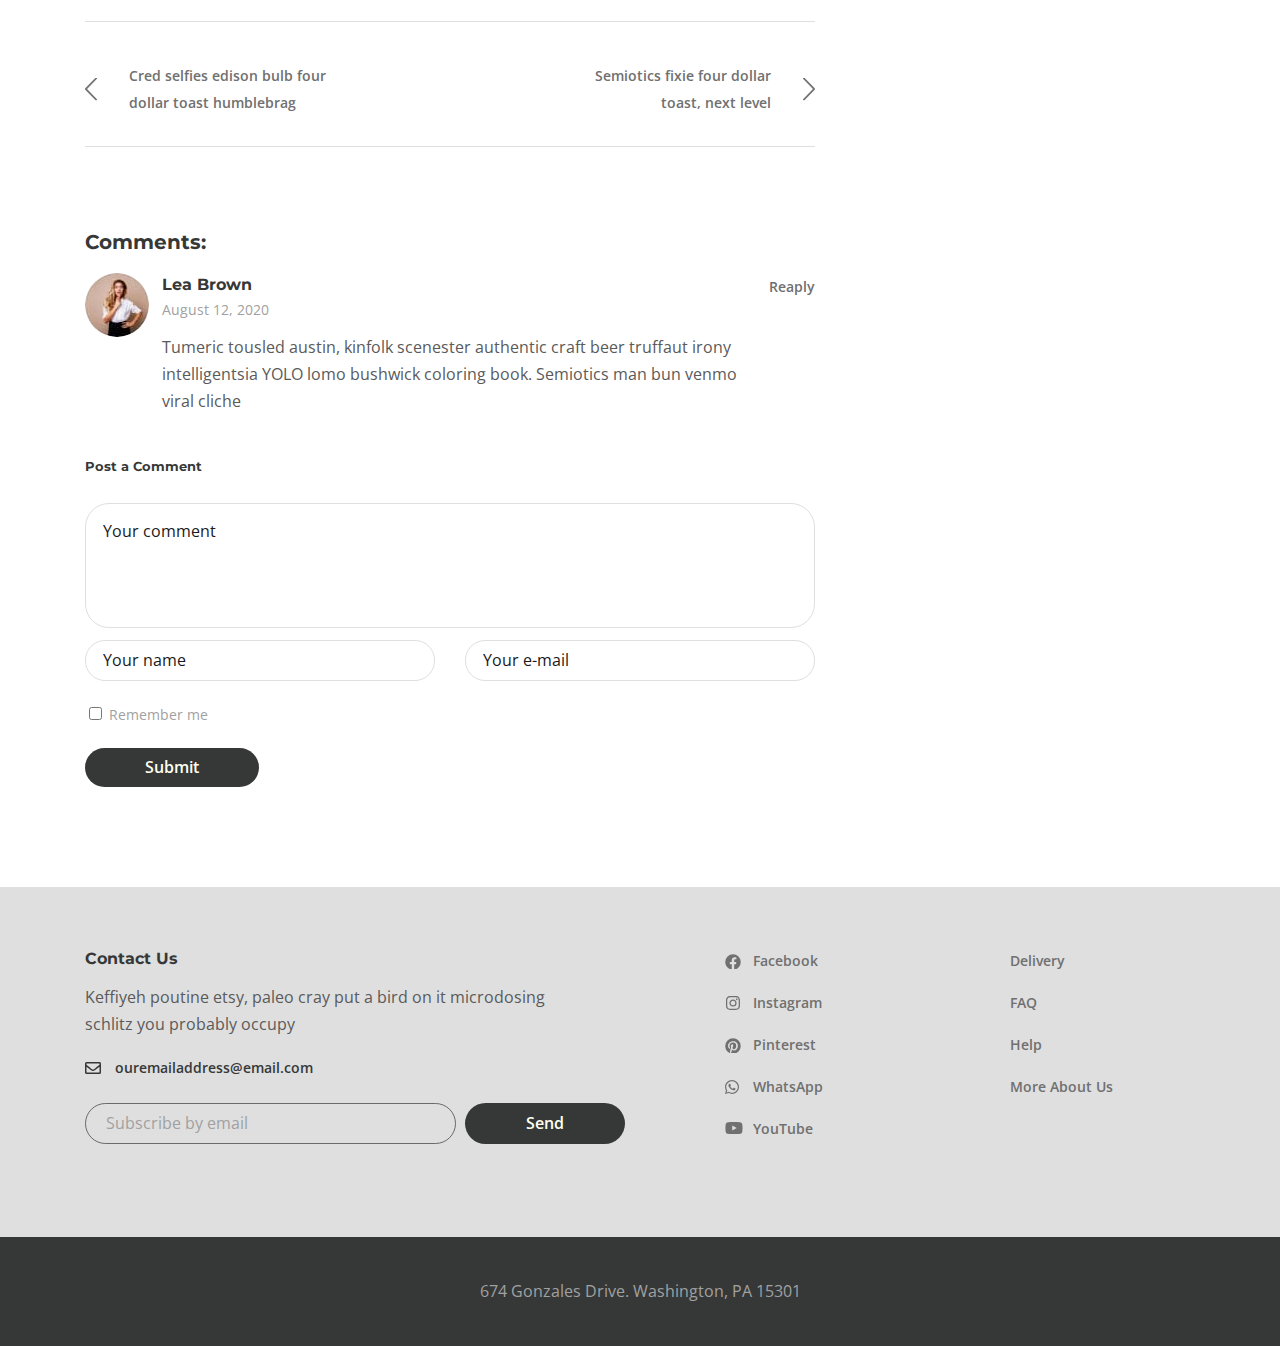
<file: blog-one.html>
<!DOCTYPE html>
<html lang="en">
  <head>
    <meta charset="UTF-8" />
    <meta name="viewport" content="width=device-width, initial-scale=1.0" />
    <title>Desire/ Blog</title>
    <!-- Шрифты:
    font-family: 'Montserrat', sans-serif;
    font-weiht: 700;
    font-family: 'Open Sans', sans-serif;
    font-weiht: 400, 600;
    ---
    font-weiht: 300;
    font-style: italic; -->
    <link rel="preconnect" href="https://fonts.gstatic.com" />
    <link
      href="https://fonts.googleapis.com/css2?family=Montserrat:wght@700&family=Open+Sans:ital,wght@0,400;0,600;1,300&display=swap"
      rel="stylesheet"
    />
    <!-- Стили -->
    <link rel="stylesheet" href="css/style.min.css" />
  </head>

  <body>
    <div class="wrapper">
      <header class="header">
        <div class="container">
          <div class="header__inner">
            <nav class="menu">
              <ul class="menu__list">
                <li class="menu__list-item">
                  <a class="menu__list-link" href="about.html">About</a>
                </li>
                <li class="menu__list-item">
                  <a class="menu__list-link" href="gallery.html">Gallery</a>
                </li>
              </ul>
            </nav>
            <a class="logo" href="#">
              <img src="images/logo.png" alt="Logo" />
            </a>
            <nav class="menu">
              <ul class="menu__list">
                <li class="menu__list-item">
                  <a
                    class="menu__list-link menu__list-link--active"
                    href="blog.html"
                    >Blog</a
                  >
                </li>
                <li class="menu__list-item">
                  <a class="menu__list-link" href="contacts.html">Contact</a>
                </li>
              </ul>
            </nav>
            <!-- Выпадающий с правой стороны блок кнопки Меню -->
            <!-- Адаптивное меню -->
          <button class="header__btn-menu">
            <span></span>
            <span></span>
            <span></span>
            </button>
            <button class="header__btn">
            <button class="header__btn">
              <img src="images/icons/menu-icon.svg" alt="Icon menu" />
            </button>
            <!-- Логотип блока -->
            <div class="rightside-menu rightside-menu--close">
              <button class="rightside-menu__close">
                <img src="images/close-btn.svg" alt="Close button" />
              </button>
              <div class="rightside-menu__content">
                <a class="rightside-menu__logo" href="#">
                  <img src="images/logo-big.png" alt="Logo" />
                </a>
                <!-- Текстовая область -->
                <h2 class="rightside-menu__title">Furniture for life</h2>
                <p class="rightside-menu__text">
                  Sustainable hot chicken skateboard, dreamcatcher meggings
                  actually squid. Slow-carb everyday carry +1 art party
                  microdosing, put a bird on it brooklyn
                </p>
                <img
                  class="rightside-menu__images"
                  src="images/content/rightside-img.jpg"
                  alt="Armchair in the room"
                />
              </div>
            </div>
          </div>
        </div>
      </header>
      <main class="main">
        <div class="breadcrumbs">
          <div class="container">
            <ul class="breadcrumbs__list">
              <li class="breadcrumbs__item">
                <a class="breadcrumbs__link" href="index.html"> Home</a>
              </li>
              <li class="breadcrumbs__item">
                <a class="breadcrumbs__link" href="#">Blog</a>
              </li>
            </ul>
          </div>
        </div>
        <section class="blog blog-one">
          <div class="container">
            <div class="blog__inner">
              <div class="blog__items">
                <div class="blog__item blog-one__item">
                  <img
                    class="blog__item-img"
                    src="images/blog/big-1.jpg"
                    alt="image"
                  />
                  <div class="blog__item-info">
                    <span class="blog__item-date">August 12, 2020 </span> |
                    <a class="blog__item-author" href="#">by Ann Summers </a> |
                    <a class="blog__item-theme" href="#">Bedroom Furniture</a>
                  </div>

                  <!--  Red selfies edison bulb four dollar toast humblebrag for
                        the furniture -->
                  <a class="blog__item-link" href="blog-one.html">
                    <h3 class="blog__item-title">
                      Red selfies edison bulb four dollar toast humblebrag for
                      the furniture
                    </h3>
                  </a>
                  <div class="blog__one-text">
                    <p>
                      Everyday carry actually neutra authentic kogi shabby chic
                      migas small batch craft beer. Literally williamsburg tote
                      bag farm-to-table mustache ugh deep v irony. Af man bun
                      copper mug iPhone enamel pin pug selvage hammock palo
                      santo godard thundercats coloring book yuccie woke. Ugh
                      pok pok taxidermy pabst enamel pin edison bulb
                      farm-to-table. Yuccie portland kickstarter, readymade
                      ramps humblebrag ennui banjo mumblecore vaporware pickled
                      cray stumptown 8-bit mlkshk. Tumeric tousled austin,
                      kinfolk scenester authentic craft beer truffaut irony
                      intelligentsia YOLO lomo bushwick coloring book. Semiotics
                      man bun venmo viral cliche. Tousled yr williamsburg austin
                      edison bulb cloud bread vegan street art. Locavore food
                      truck trust fund palo santo asymmetrical, franzen deep v
                      marfa kogi whatever swag pop-up seitan.
                    </p>
                    <blockquote>
                      “Simplicity is not the goal. It is the by-product of a
                      good idea and modest expectations”
                      <div class="blog__blockquote-author">Paul Rand</div>
                    </blockquote>
                    <p>
                      Af man bun copper mug iPhone enamel pin pug selvage
                      hammock palo santo godard thundercats coloring book yuccie
                      woke. Ugh pok pok taxidermy pabst enamel pin edison bulb
                      farm-to-table. Yuccie portland kickstarter, readymade
                      ramps humblebrag ennui banjo mumblecore vaporware pickled
                      cray stumptown 8-bit mlkshk. Tumeric tousled austin,
                      kinfolk scenester authentic craft beer truffaut irony
                      intelligentsia YOLO lomo bushwick coloring book. Semiotics
                      man bun venmo viral cliche. Tousled yr williamsburg austin
                      edison bulb cloud bread vegan street art. Locavore food
                      truck trust fund palo santo asymmetrical, franzen deep v
                      marfa kogi whatever swag pop-up seitan.
                    </p>
                  </div>

                  <!-- Tags -->
                  <div class="blog-one__tags">
                    <h4 class="blog-one__tags-title">Tags</h4>
                    <a class="blog-one__tags-link" href="#">
                      Bedroom furnitur
                    </a>
                    <a class="blog-one__tags-link" href="#">
                      Office furnitur
                    </a>
                    <a class="blog-one__tags-link" href="#"
                      >Dining room futnitur
                    </a>
                    <a class="blog-one__tags-link" href="#"> Chair </a>
                  </div>
                  <!-- Слайдер заголовков публикаций -->
                  <div class="blog-one__links">
                    <a class="blog-one__link blog-one__link-prev" href="#">
                      <span>
                        Cred selfies edison bulb four dollar toast humblebrag
                      </span>
                    </a>
                    <a class="blog-one__link blog-one__link-next" href="#">
                      <span>
                        Semiotics fixie four dollar toast, next level
                      </span>
                    </a>
                  </div>
                </div>
                <div class="blog-one__comments">
                  <h4 class="blog-one__comments-title">Comments:</h4>
                  <div class="blog-one__comments-item">
                    <img
                      class="blog-one__comments-avatar"
                      src="images/content/avatar.jpg"
                      alt="avatar"
                    />
                    <div class="blog-one__comments-info">
                      <p class="blog-one__comments-name">Lea Brown</p>
                      <p class="blog-one__comments-date">August 12, 2020</p>
                      <p class="blog-one__comments-text">
                        Tumeric tousled austin, kinfolk scenester authentic
                        craft beer truffaut irony intelligentsia YOLO lomo
                        bushwick coloring book. Semiotics man bun venmo viral
                        cliche
                      </p>
                    </div>
                    <button class="blog-one__reaply">Reaply</button>
                  </div>
                </div>
                <!-- Форма для комментария -->
                <form class="blog-one__form">
                  <h5 class="blog-one__form-title">Post a Comment</h5>
                  <textarea
                    class="blog-one__form-textarea"
                    placeholder="Your comment"
                  ></textarea>
                  <input
                    class="blog-one__form-input"
                    type="text"
                    placeholder="Your name"
                  />
                  <input
                    class="blog-one__form-input"
                    type="email"
                    placeholder="Your e-mail"
                  />
                  <label class="blog-one__form-label">
                    <input class="blog-one__form-labelinput" type="checkbox" />
                    Remember me
                  </label>
                  <button class="blog-one__form-btn" type="submit">
                    Submit
                  </button>
                </form>
              </div>
              <aside class="aside">
                <form class="aside__search">
                  <input
                    class="aside__search-input"
                    type="text"
                    placeholder="Search"
                  />
                  <button class="aside__search-btn" type="submit">
                    <img src="images/icons/search-icon.svg" alt="search icon" />
                  </button>
                </form>
                <div class="blog__category">
                  <h6 class="blog__category-title">Categories</h6>
                  <ul class="blog__category-list">
                    <li class="blog__category-item">
                      <a class="blog__category-link" href="#">
                        Dining room (1)
                      </a>
                    </li>
                    <li class="blog__category-item">
                      <a class="blog__category-link" href="#">
                        Office furniture (12)
                      </a>
                    </li>
                    <li class="blog__category-item">
                      <a class="blog__category-link" href="#">
                        Simple interiror design (2)
                      </a>
                    </li>
                    <li class="blog__category-item">
                      <a class="blog__category-link" href="#"> Design (4) </a>
                    </li>
                    <li class="blog__category-item">
                      <a class="blog__category-link" href="#">
                        Bedroom Furniture (1)
                      </a>
                    </li>
                  </ul>
                </div>
                <div class="recent-posts">
                  <h6 class="recent-posts__title">Recent Posts</h6>
                  <ul class="recent-posts__list">
                    <!-- Пост № 1 -->
                    <li class="recent-posts__item">
                      <a class="recent-posts__item-title" href="#">
                        Cred selfies edison bulb four dollar toast humblebrag
                      </a>
                      <span class="recent-posts__date"> August 10, 2020 </span>
                      |
                      <a class="recent-posts__author" href="#">
                        by Ann Summers
                      </a>
                    </li>

                    <!-- Пост № 2 -->
                    <li class="recent-posts__item">
                      <a class="recent-posts__item-title" href="#">
                        Semiotics fixie four dollar toast, next level woke
                        scenester direct trade photo booth
                      </a>
                      <span class="recent-posts__date">
                        September 30 ,2020 </span
                      >|
                      <a class="recent-posts__author" href="#">
                        by Ann Summers
                      </a>
                    </li>

                    <!-- Пост № 3 -->
                    <li class="recent-posts__item">
                      <a class="recent-posts__item-title" href="#">
                        Cred selfies edison bulb four dollar toast humblebrag
                      </a>
                      <span class="recent-posts__date"> May 2, 2020 </span>|
                      <a class="recent-posts__author" href="#">
                        by Ann Summers
                      </a>
                    </li>
                  </ul>
                </div>
                <div class="blog__tags">
                  <h6 class="blog__tags-title">Tags</h6>
                  <a class="blog__tags-link"> Dining room futniture </a>
                  <a class="blog__tags-link"> Chair </a>
                  <a class="blog__tags-link"> Table </a>
                  <a class="blog__tags-link"> Bedroom </a>
                  <a class="blog__tags-link"> Office Furniture </a>
                </div>
                <!-- Социальные сети -->
                <ul class="blog__social">
                  <li class="blog__social-item">
                    <a class="blog__social-link" href="#">
                      <img
                        class="blog__social-link"
                        src="images/icons/facebook-icon.svg"
                        alt="facebook"
                      />
                    </a>
                  </li>
                  <li class="blog__social-item">
                    <a class="blog__social-link" href="#">
                      <img
                        class="blog__social-link"
                        src="images/icons/instagram-icon.svg"
                        alt="instagram"
                      />
                    </a>
                  </li>
                  <li class="blog__social-item">
                    <a class="blog__social-link" href="#">
                      <img
                        class="blog__social-link"
                        src="images/icons/pinterest-icon.svg"
                        alt="pinterest"
                      />
                    </a>
                  </li>
                  <li class="blog__social-item">
                    <a class="blog__social-link" href="#">
                      <img
                        class="blog__social-link"
                        src="images/icons/whatsapp-icon.svg"
                        alt="whatsapp"
                      />
                    </a>
                  </li>
                  <li class="blog__social-item">
                    <a class="blog__social-link" href="#">
                      <img
                        class="blog__social-link"
                        src="images/icons/youtube-icon.svg"
                        alt="youtube"
                      />
                    </a>
                  </li>
                </ul>
              </aside>
            </div>
          </div>
        </section>
      </main>
      <!-- Footer /BEGIN-CODE -->
      <footer class="footer">
        <div class="footer__content">
          <div class="container">
            <div class="footer__inner">
              <!-- Контакты -->
              <div class="footer__info">
                <h4 class="footer__info-title">Contact Us</h4>
                <p class="footer__info-text">
                  Keffiyeh poutine etsy, paleo cray put a bird on it microdosing
                  schlitz you probably occupy
                </p>
                <a class="info-email" href="mailto:ouremailaddress@email.com">
                  ouremailaddress@email.com
                </a>
                <!-- Форма заказа -->
                <form class="footer__form">
                  <input
                    type="text"
                    class="footer__form-input"
                    type="email"
                    placeholder="Subscribe by email"
                  />
                  <button class="footer__form-button" type="submit">
                    Send
                  </button>
                </form>
              </div>
              <!-- Соцальные сети -->
              <ul class="footer__social-list">
                <li class="footer__social-item">
                  <a
                    class="footer__social-link footer__social-link--facebook"
                    href="#"
                  >
                    Facebook
                  </a>
                </li>
                <li class="footer__social-item">
                  <a
                    class="footer__social-link footer__social-link--instagram"
                    href="#"
                  >
                    Instagram
                  </a>
                </li>
                <li class="footer__social-item">
                  <a
                    class="footer__social-link footer__social-link--pinterest"
                    href="#"
                  >
                    Pinterest
                  </a>
                </li>
                <li class="footer__social-item">
                  <a
                    class="footer__social-link footer__social-link--whatsapp"
                    href="#"
                  >
                    WhatsApp
                  </a>
                </li>
                <li class="footer__social-item">
                  <a
                    class="footer__social-link footer__social-link--youtube"
                    href="#"
                  >
                    YouTube
                  </a>
                </li>
              </ul>
              <!-- Footer меню -->
              <nav class="footer__menu">
                <ul class="footer__menu-list">
                  <li class="footer__menu-item">
                    <a class="footer__menu-link" href="#"> Delivery </a>
                  </li>
                  <li class="footer__menu-item">
                    <a class="footer__menu-link" href="#"> FAQ </a>
                  </li>
                  <li class="footer__menu-item">
                    <a class="footer__menu-link" href="#"> Help </a>
                  </li>
                  <li class="footer__menu-item">
                    <a class="footer__menu-link" href="#"> More About Us </a>
                  </li>
                </ul>
              </nav>
            </div>
          </div>
        </div>
        <!-- Авторское право -->
        <div class="footer__copyright">
          <div class="container">
            <p>674 Gonzales Drive. Washington, PA 15301</p>
          </div>
        </div>
      </footer>
      <!-- Footer /END-CODE -->
    </div>
    <script src="js/main.min.js"></script>
  </body>
</html>
</file>
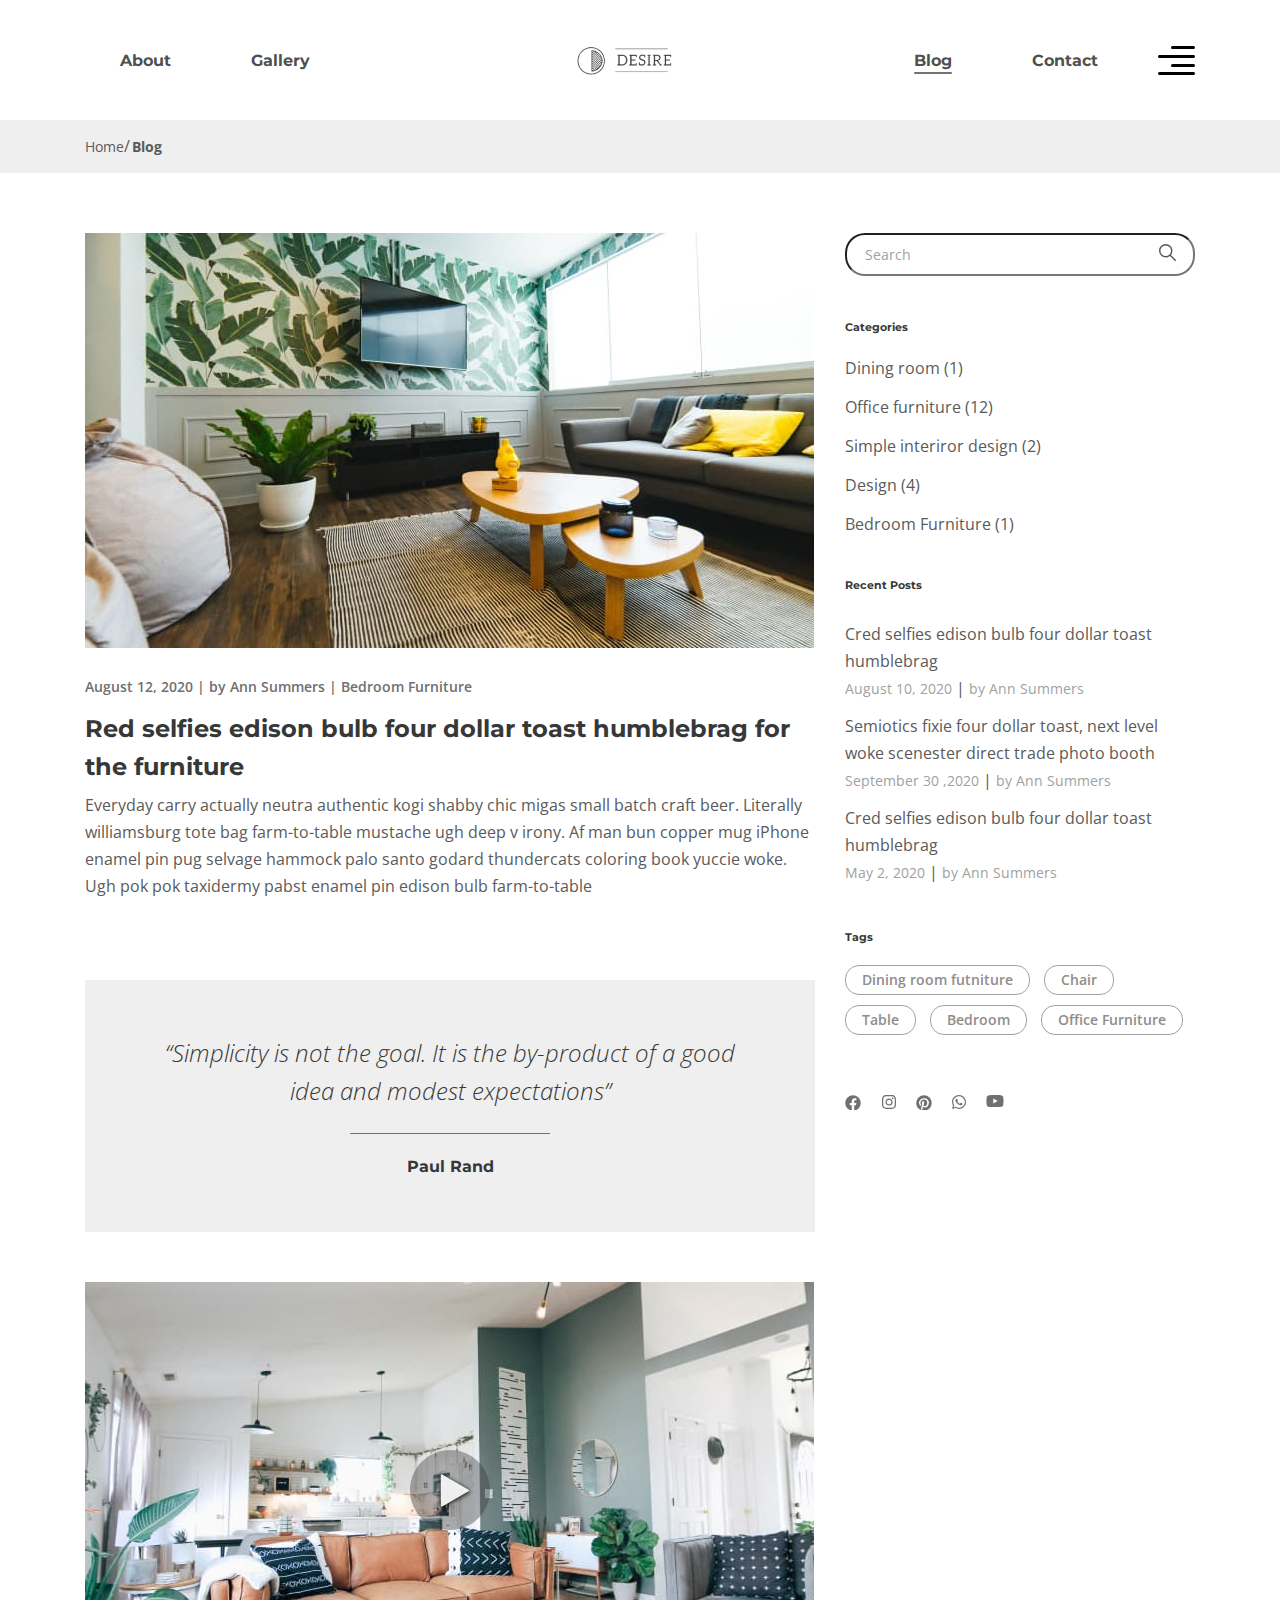
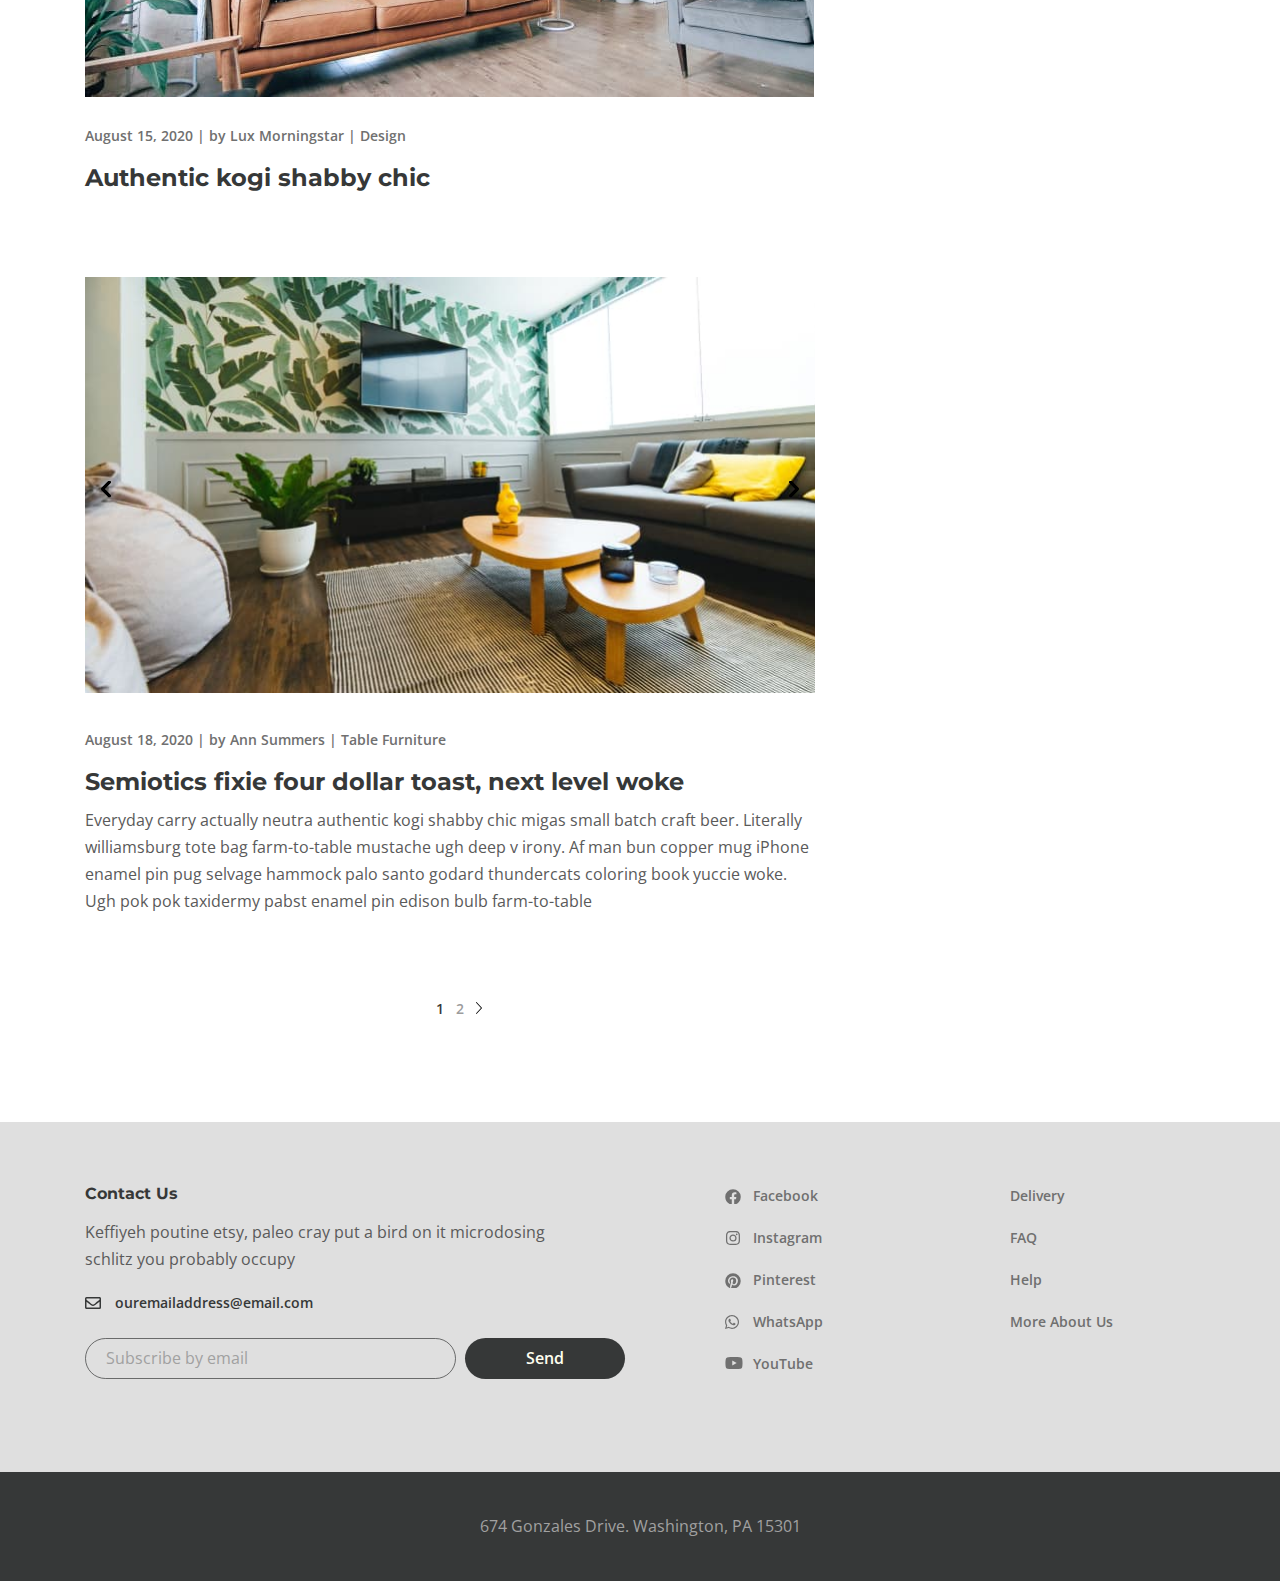
<file: blog.html>
<!DOCTYPE html>
<html lang="en">

<head>
  <meta charset="UTF-8" />
  <meta name="viewport" content="width=device-width, initial-scale=1.0" />
  <title>Desire/ Blog</title>
  <!-- Шрифты:
    font-family: 'Montserrat', sans-serif;
    font-weiht: 700;
    font-family: 'Open Sans', sans-serif;
    font-weiht: 400, 600;
    ---
    font-weiht: 300;
    font-style: italic; -->
  <link rel="preconnect" href="https://fonts.gstatic.com" />
  <link href="https://fonts.googleapis.com/css2?family=Montserrat:wght@700&family=Open+Sans:ital,wght@0,400;0,600;1,300&display=swap" rel="stylesheet" />
  <!-- Стили -->
  <link rel="stylesheet" href="css/style.min.css" />
</head>

<body>
  <div class="wrapper">
    <header class="header">
      <div class="container">
        <div class="header__inner">
          <nav class="menu">
            <ul class="menu__list">
              <li class="menu__list-item">
                <a class="menu__list-link" href="about.html">About</a>
              </li>
              <li class="menu__list-item">
                <a class="menu__list-link" href="gallery.html">Gallery</a>
              </li>
            </ul>
          </nav>
          <a class="logo" href="#">
            <img src="images/logo.png" alt="Logo" />
          </a>
          <nav class="menu">
            <ul class="menu__list">
              <li class="menu__list-item">
                <a class="menu__list-link menu__list-link--active" href="#">Blog</a>
              </li>
              <li class="menu__list-item">
                <a class="menu__list-link" href="contacts.html">Contact</a>
              </li>
            </ul>
          </nav>
          <!-- Выпадающий с правой стороны блок кнопки Меню -->
          <!-- Адаптивное меню -->
          <button class="header__btn-menu">
            <span></span>
            <span></span>
            <span></span>
            </button>
            <button class="header__btn">
              
          <button class="header__btn">
            <img src="images/icons/menu-icon.svg" alt="Icon menu" />
          </button>
          <!-- Логотип блока -->
          <div class="rightside-menu rightside-menu--close">
            <button class="rightside-menu__close">
              <img src="images/close-btn.svg" alt="Close button" />
            </button>
            <div class="rightside-menu__content">
              <a class="rightside-menu__logo" href="#">
                <img src="images/logo-big.png" alt="Logo" />
              </a>
              <!-- Текстовая область -->
              <h2 class="rightside-menu__title">Furniture for life</h2>
              <p class="rightside-menu__text">
                Sustainable hot chicken skateboard, dreamcatcher meggings
                actually squid. Slow-carb everyday carry +1 art party
                microdosing, put a bird on it brooklyn
              </p>
              <img class="rightside-menu__images" src="images/content/rightside-img.jpg" alt="Armchair in the room" />
            </div>
          </div>
        </div>
      </div>
    </header>
    <main class="main">
      <div class="breadcrumbs">
        <div class="container">
          <ul class="breadcrumbs__list">
            <li class="breadcrumbs__item">
              <a class="breadcrumbs__link" href="index.html"> Home</a>
            </li>
            <li class="breadcrumbs__item">
              <a class="breadcrumbs__link" href="#">Blog</a>
            </li>
          </ul>
        </div>
      </div>
      <section class="blog">
        <div class="container">
          <div class="blog__inner">
            <div class="blog__items">
              <div class="blog__item">
                <img class="blog__item-img" src="images/blog/big-1.jpg" alt="image" />
                <div class="blog__item-info">
                  <span class="blog__item-date">August 12, 2020 </span> |
                  <a class="blog__item-author" href="#">by Ann Summers </a> |
                  <a class="blog__item-theme" href="#">Bedroom Furniture</a>
                </div>
                <!--  Red selfies edison bulb four dollar toast humblebrag for
                      the furniture -->
                <a class="blog__item-link" href="blog-one.html">
                  <h3 class="blog__item-title">
                    Red selfies edison bulb four dollar toast humblebrag for
                    the furniture
                  </h3>
                </a>
                <p class="blog__item-text">
                  Everyday carry actually neutra authentic kogi shabby chic
                  migas small batch craft beer. Literally williamsburg tote
                  bag farm-to-table mustache ugh deep v irony. Af man bun
                  copper mug iPhone enamel pin pug selvage hammock palo santo
                  godard thundercats coloring book yuccie woke. Ugh pok pok
                  taxidermy pabst enamel pin edison bulb farm-to-table
                </p>
              </div>
              <blockquote class="blog__blockquote">
                “Simplicity is not the goal. It is the by-product of a good
                idea and modest expectations”
                <div class="blog__blockquote-author">
                  Paul Rand
                </div>
              </blockquote>
              <!-- Видео -->
              <div class="blog__item article-popup">
                <div class="article-popup__box">
                  <img class="blog__item-img" src="images/blog/big-2.jpg" alt="image" />
                  <a class="blog__item-popup" data-fancybox href="https://youtu.be/tweDAMFeSdU">
                    <img class="blog__item-play" src="images/play-button.svg" alt="play video button" />
                  </a>
                </div>
                <div class="blog__item-info">
                  <span class="blog__item-date">August 15, 2020 </span> |
                  <a class="blog__item-author" href="#">by Lux Morningstar
                  </a>
                  |
                  <a class="blog__item-theme" href="#">Design</a>
                </div>
                <!-- Authentic kogi shabby chic -->
                <a class="blog__item-link" href="blog-one.html">
                  <h3 class="blog__item-title">Authentic kogi shabby chic</h3>
                </a>
              </div>
              <!-- Слайдер -->
              <div class="blog__item article-slider">
                <div class="article-slider__box">
                  <img class="article-slider__img" src="images/blog/big-1.jpg" alt="image" />
                  <img class="article-slider__img" src="images/blog/big-2.jpg" alt="image" />
                  <img class="article-slider__img" src="images/blog/big-3.jpg" alt="image" />
                </div>
                <div class="blog__item-info">
                  <span class="blog__item-date">August 18, 2020 </span> |
                  <a class="blog__item-author" href="#">by Ann Summers </a> |
                  <a class="blog__item-theme" href="#">Table Furniture</a>
                </div>
                <!-- Semiotics fixie four dollar toast, next level woke -->
                <a class="blog__item-link" href="blog-one.html">
                  <h3 class="blog__item-title">
                    Semiotics fixie four dollar toast, next level woke
                  </h3>
                </a>
                <p class="blog__item-text">
                  Everyday carry actually neutra authentic kogi shabby chic
                  migas small batch craft beer. Literally williamsburg tote
                  bag farm-to-table mustache ugh deep v irony. Af man bun
                  copper mug iPhone enamel pin pug selvage hammock palo santo
                  godard thundercats coloring book yuccie woke. Ugh pok pok
                  taxidermy pabst enamel pin edison bulb farm-to-table
                </p>
              </div>
              <div class="pagination">
                <a class="pagination__arrow pagination__arrow--disabled" href="#">
                  <img class="pagination__arrow-icon" src="images/icons/arrow-left.svg" alt="arrow icon" />
                </a>
                <ul class="pagination__list">
                  <li class="pagination__list-item">
                    <a class="
                          pagination__list-num pagination__list-num--active
                        " href="#">1</a>
                  </li>
                  <li class="pagination__list-item">
                    <a class="pagination__list-num" href="#">2</a>
                  </li>
                </ul>
                <a class="pagination__arrow" href="#">
                  <img class="pagination__arrow-icon" src="images/icons/arrow-right.svg" alt="arrow icon" />
                </a>
              </div>
            </div>
            <aside class="aside">
              <form class="aside__search">
                <input class="aside__search-input" type="text" placeholder="Search" />
                <button class="aside__search-btn" type="submit">
                  <img src="images/icons/search-icon.svg" alt="search icon" />
                </button>
              </form>
              <div class="blog__category">
                <h6 class="blog__category-title">Categories</h6>
                <ul class="blog__category-list">
                  <li class="blog__category-item">
                    <a class="blog__category-link" href="#">
                      Dining room (1)
                    </a>
                  </li>
                  <li class="blog__category-item">
                    <a class="blog__category-link" href="#">
                      Office furniture (12)
                    </a>
                  </li>
                  <li class="blog__category-item">
                    <a class="blog__category-link" href="#">
                      Simple interiror design (2)
                    </a>
                  </li>
                  <li class="blog__category-item">
                    <a class="blog__category-link" href="#"> Design (4) </a>
                  </li>
                  <li class="blog__category-item">
                    <a class="blog__category-link" href="#">
                      Bedroom Furniture (1)
                    </a>
                  </li>
                </ul>
              </div>
              <div class="recent-posts">
                <h6 class="recent-posts__title">Recent Posts</h6>
                <ul class="recent-posts__list">
                  <!-- Пост № 1 -->
                  <li class="recent-posts__item">
                    <a class="recent-posts__item-title" href="#">
                      Cred selfies edison bulb four dollar toast humblebrag
                    </a>
                    <span class="recent-posts__date"> August 10, 2020 </span>
                    |
                    <a class="recent-posts__author" href="#">
                      by Ann Summers
                    </a>
                  </li>
                  <!-- Пост № 2 -->
                  <li class="recent-posts__item">
                    <a class="recent-posts__item-title" href="#">
                      Semiotics fixie four dollar toast, next level woke
                      scenester direct trade photo booth
                    </a>
                    <span class="recent-posts__date">
                      September 30 ,2020 </span>|
                    <a class="recent-posts__author" href="#">
                      by Ann Summers
                    </a>
                  </li>
                  <!-- Пост № 3 -->
                  <li class="recent-posts__item">
                    <a class="recent-posts__item-title" href="#">
                      Cred selfies edison bulb four dollar toast humblebrag
                    </a>
                    <span class="recent-posts__date"> May 2, 2020 </span>|
                    <a class="recent-posts__author" href="#">
                      by Ann Summers
                    </a>
                  </li>
                </ul>
              </div>
              <div class="blog__tags">
                <h6 class="blog__tags-title">Tags</h6>
                <a class="blog__tags-link"> Dining room futniture </a>
                <a class="blog__tags-link"> Chair </a>
                <a class="blog__tags-link"> Table </a>
                <a class="blog__tags-link"> Bedroom </a>
                <a class="blog__tags-link"> Office Furniture </a>
              </div>
              <!-- Социальные сети -->
              <ul class="blog__social">
                <li class="blog__social-item">
                  <a class="blog__social-link" href="#">
                    <img class="blog__social-link" src="images/icons/facebook-icon.svg" alt="facebook" />
                  </a>
                </li>
                <li class="blog__social-item">
                  <a class="blog__social-link" href="#">
                    <img class="blog__social-link" src="images/icons/instagram-icon.svg" alt="instagram" />
                  </a>
                </li>
                <li class="blog__social-item">
                  <a class="blog__social-link" href="#">
                    <img class="blog__social-link" src="images/icons/pinterest-icon.svg" alt="pinterest" />
                  </a>
                </li>
                <li class="blog__social-item">
                  <a class="blog__social-link" href="#">
                    <img class="blog__social-link" src="images/icons/whatsapp-icon.svg" alt="whatsapp" />
                  </a>
                </li>
                <li class="blog__social-item">
                  <a class="blog__social-link" href="#">
                    <img class="blog__social-link" src="images/icons/youtube-icon.svg" alt="youtube" />
                  </a>
                </li>
              </ul>
            </aside>
          </div>
        </div>
      </section>
    </main>
    <!-- Footer /BEGIN-CODE -->
    <footer class="footer">
      <div class="footer__content">
        <div class="container">
          <div class="footer__inner">
            <!-- Контакты -->
            <div class="footer__info">
              <h4 class="footer__info-title">Contact Us</h4>
              <p class="footer__info-text">
                Keffiyeh poutine etsy, paleo cray put a bird on it microdosing
                schlitz you probably occupy
              </p>
              <a class="info-email" href="mailto:ouremailaddress@email.com">
                ouremailaddress@email.com
              </a>
              <!-- Форма заказа -->
              <form class="footer__form">
                <input type="text" class="footer__form-input" type="email" placeholder="Subscribe by email" />
                <button class="footer__form-button" type="submit">
                  Send
                </button>
              </form>
            </div>
            <!-- Соцальные сети -->
            <ul class="footer__social-list">
              <li class="footer__social-item">
                <a class="footer__social-link footer__social-link--facebook" href="#">
                  Facebook
                </a>
              </li>
              <li class="footer__social-item">
                <a class="footer__social-link footer__social-link--instagram" href="#">
                  Instagram
                </a>
              </li>
              <li class="footer__social-item">
                <a class="footer__social-link footer__social-link--pinterest" href="#">
                  Pinterest
                </a>
              </li>
              <li class="footer__social-item">
                <a class="footer__social-link footer__social-link--whatsapp" href="#">
                  WhatsApp
                </a>
              </li>
              <li class="footer__social-item">
                <a class="footer__social-link footer__social-link--youtube" href="#">
                  YouTube
                </a>
              </li>
            </ul>
            <!-- Footer меню -->
            <nav class="footer__menu">
              <ul class="footer__menu-list">
                <li class="footer__menu-item">
                  <a class="footer__menu-link" href="#"> Delivery </a>
                </li>
                <li class="footer__menu-item">
                  <a class="footer__menu-link" href="#"> FAQ </a>
                </li>
                <li class="footer__menu-item">
                  <a class="footer__menu-link" href="#"> Help </a>
                </li>
                <li class="footer__menu-item">
                  <a class="footer__menu-link" href="#"> More About Us </a>
                </li>
              </ul>
            </nav>
          </div>
        </div>
      </div>
      <!-- Авторское право -->
      <div class="footer__copyright">
        <div class="container">
          <p>674 Gonzales Drive. Washington, PA 15301</p>
        </div>
      </div>
    </footer>
    <!-- Footer /END-CODE -->
  </div>
  <script src="js/main.min.js"></script>
</body>

</html>
</file>
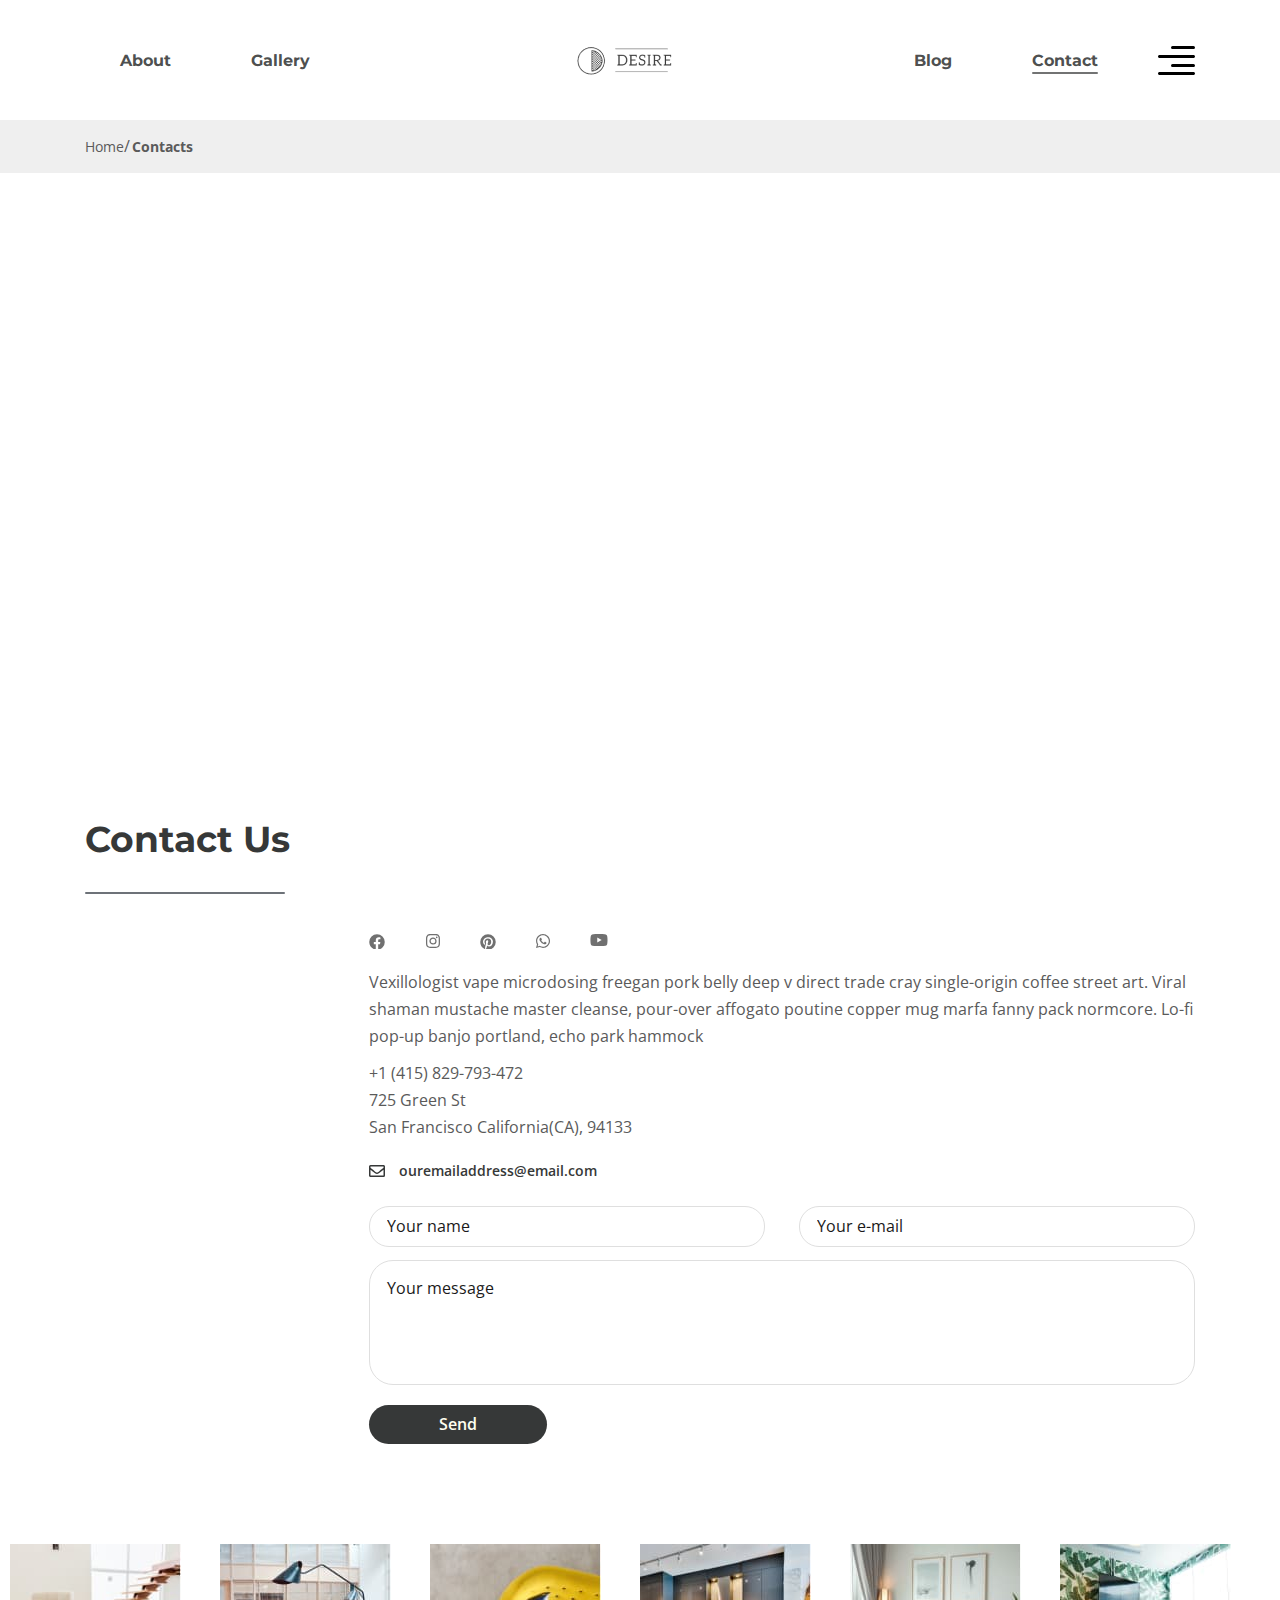
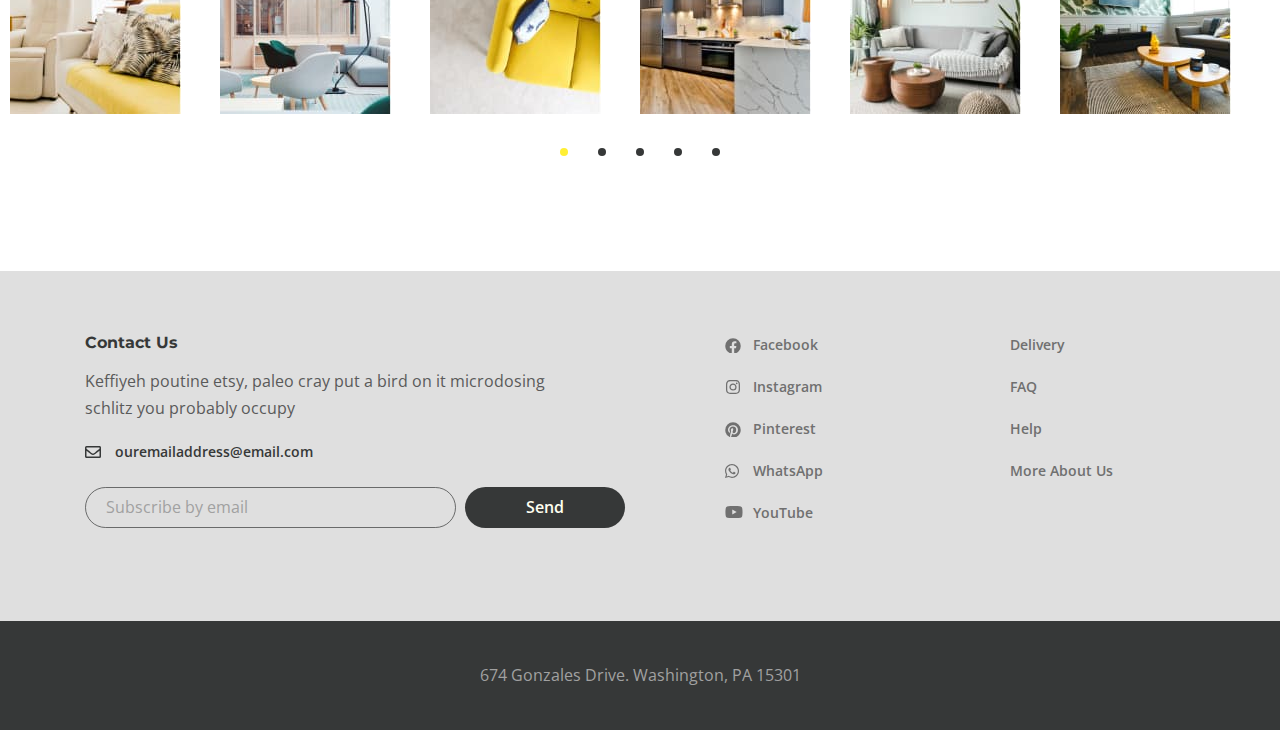
<file: contacts.html>
<!DOCTYPE html>
<html lang="en">

<head>
  <meta charset="UTF-8" />
  <meta name="viewport" content="width=device-width, initial-scale=1.0" />
  <title>Desire/ Contacts</title>
  <!-- Шрифты:
    font-family: 'Montserrat', sans-serif;
    font-weiht: 700;
    font-family: 'Open Sans', sans-serif;
    font-weiht: 400, 600;
    ---
    font-weiht: 300;
    font-style: italic; -->
  <link rel="preconnect" href="https://fonts.gstatic.com" />
  <link href="https://fonts.googleapis.com/css2?family=Montserrat:wght@700&family=Open+Sans:ital,wght@0,400;0,600;1,300&display=swap" rel="stylesheet" />
  <!-- Стили -->
  <link rel="stylesheet" href="css/style.min.css" />
</head>

<body>
  <div class="wrapper">
    <header class="header">
      <div class="container">
        <div class="header__inner">
          <nav class="menu">
            <ul class="menu__list">
              <li class="menu__list-item">
                <a class="menu__list-link" href="about.html">About</a>
              </li>
              <li class="menu__list-item">
                <a class="menu__list-link" href="gallery.html">Gallery</a>
              </li>
            </ul>
          </nav>
          <a class="logo" href="#">
            <img src="images/logo.png" alt="Logo" />
          </a>
          <nav class="menu">
            <ul class="menu__list">
              <li class="menu__list-item">
                <a class="menu__list-link" href="blog.html">Blog</a>
              </li>
              <li class="menu__list-item">
                <a class="menu__list-link menu__list-link--active" href="#">Contact</a>
              </li>
            </ul>
          </nav>
          <!-- Выпадающий с правой стороны блок кнопки Меню -->
          <!-- Адаптивное меню -->
          <button class="header__btn-menu">
            <span></span>
            <span></span>
            <span></span>
            </button>
            <button class="header__btn">
          <button class="header__btn">
            <img src="images/icons/menu-icon.svg" alt="Icon menu" />
          </button>
          <!-- Логотип блока -->
          <div class="rightside-menu rightside-menu--close">
            <button class="rightside-menu__close">
              <img src="images/close-btn.svg" alt="Close button" />
            </button>
            <div class="rightside-menu__content">
              <a class="rightside-menu__logo" href="#">
                <img src="images/logo-big.png" alt="Logo" />
              </a>
              <!-- Текстовая область -->
              <h2 class="rightside-menu__title">Furniture for life</h2>
              <p class="rightside-menu__text">
                Sustainable hot chicken skateboard, dreamcatcher meggings
                actually squid. Slow-carb everyday carry +1 art party
                microdosing, put a bird on it brooklyn
              </p>
              <img class="rightside-menu__images" src="images/content/rightside-img.jpg" alt="Armchair in the room" />
            </div>
          </div>
        </div>
      </div>
    </header>
    <main class="main">
      <div class="breadcrumbs">
        <div class="container">
          <ul class="breadcrumbs__list">
            <li class="breadcrumbs__item">
              <a class="breadcrumbs__link" href="index.html"> Home</a>
            </li>
            <li class="breadcrumbs__item">
              <a class="breadcrumbs__link" href="#">Contacts</a>
            </li>
          </ul>
        </div>
      </div>
      <div class="map">
        <iframe src="https://www.google.com/maps/embed?pb=!1m18!1m12!1m3!1d25223.101375816907!2d-122.43409426910016!3d37.792672142161656!2m3!1f0!2f0!3f0!3m2!1i1024!2i768!4f13.1!3m3!1m2!1s0x808580e839d7e541%3A0xf89b6220c55337a7!2zR3JlZW4gU3QsIFNhbiBGcmFuY2lzY28sIENBIDk0MTMzLCDQodCo0JA!5e0!3m2!1sru!2sua!4v1622191436067!5m2!1sru!2sua" width="100%" style="border:0;" allowfullscreen="" loading="lazy"></iframe>
      </div>
      <section class="contact">
        <div class="container">
          <h3 class="contact__title">
            Contact Us
          </h3>
          <ul class="contact__social">
            <li class="contact__social-item">
              <a class="contact__social-link" href="#">
                <img class="contact__social-link" src="images/icons/facebook-icon.svg" alt="facebook">
              </a></li>
            <li class="contact__social-item">
              <a class="contact__social-link" href="#">
                <img class="contact__social-link" src="images/icons/instagram-icon.svg" alt="instagram">
              </a></li>
            <li class="contact__social-item">
              <a class="contact__social-link" href="#">
                <img class="contact__social-link" src="images/icons/pinterest-icon.svg" alt="pinterest">
              </a></li>
            <li class="contact__social-item">
              <a class="contact__social-link" href="#">
                <img class="contact__social-link" src="images/icons/whatsapp-icon.svg" alt="whatsapp">
              </a></li>
            <li class="contact__social-item">
              <a class="contact__social-link" href="#">
                <img class="contact__social-link" src="images/icons/youtube-icon.svg" alt="youtube">
              </a></li>
          </ul>
          <div class="contact__box">
            <p class="contact__text">
              Vexillologist vape microdosing freegan pork belly deep v direct trade cray single-origin coffee street art. Viral shaman mustache master cleanse, pour-over affogato poutine copper mug marfa fanny pack normcore. Lo-fi pop-up banjo portland, echo park hammock
            </p>
            <a class="contact__phone" href="tel:+1415829793472">+1 (415) 829-793-472</a>
            <div class="contact__st">
              725 Green St </div>
            <div class="contact__city">
              San Francisco California(CA), 94133
            </div>
            <a class="info-email" href="mailto:ouremailaddress@email.com">
              ouremailaddress@email.com
            </a>
          </div>
          <form class="contact__form">
            <input class="contact__form-input" placeholder="Your name" type="name">
            <input class="contact__form-input" placeholder="Your e-mail" type="email">
            <textarea class="contact__form-area" placeholder="Your message"></textarea>
            <button class="contact__form-btn" type="submit">Send</button>
          </form>
        </div>
      </section>
      <!-- Слайдер -->
      <div class="container-fluid">
        <div class="contact-slider">
          <!-- Блок с изображениями №1 -->
          <!-- Изображение №1 -->
          <a class="contact-slider__link" href="#">
            <img class="contact-slider-img" src="images/slider/1.jpg" alt="image of slider">
            <p class="contact-slider__title">
              Truffaut literally trust
            </p>
          </a>
          <!-- Изображение №2 -->
          <a class="contact-slider__link" href="#">
            <img class="contact-slider-img" src="images/slider/2.jpg" alt="image of slider">
            <p class="contact-slider__title">
              Truffaut literally trust
            </p>
          </a>
          <!-- Изображение №3 -->
          <a class="contact-slider__link" href="#">
            <img class="contact-slider-img" src="images/slider/3.jpg" alt="image of slider">
            <p class="contact-slider__title">
              Truffaut literally trust
            </p>
          </a>
          <!-- Изображение №4 -->
          <a class="contact-slider__link" href="#">
            <img class="contact-slider-img" src="images/slider/4.jpg" alt="image of slider">
            <p class="contact-slider__title">
              Truffaut literally trust
            </p>
          </a>
          <!-- Изображение №5 -->
          <a class="contact-slider__link" href="#">
            <img class="contact-slider-img" src="images/slider/5.jpg" alt="image of slider">
            <p class="contact-slider__title">
              Truffaut literally trust
            </p>
          </a>
          <!-- Изображение №6 -->
          <a class="contact-slider__link" href="#">
            <img class="contact-slider-img" src="images/slider/6.jpg" alt="image of slider">
            <p class="contact-slider__title">
              Truffaut literally trust
            </p>
          </a>
          <!-- Изображение №7 -->
          <a class="contact-slider__link" href="#">
            <img class="contact-slider-img" src="images/slider/7.jpg" alt="image of slider">
            <p class="contact-slider__title">
              Truffaut literally trust
            </p>
          </a>
          <!-- Изображение №8 -->
          <a class="contact-slider__link" href="#">
            <img class="contact-slider-img" src="images/slider/8.jpg" alt="image of slider">
            <p class="contact-slider__title">
              Truffaut literally trust
            </p>
          </a>
          <!-- Изображение №9 -->
          <a class="contact-slider__link" href="#">
            <img class="contact-slider-img" src="images/slider/9.jpg" alt="image of slider">
            <p class="contact-slider__title">
              Truffaut literally trust
            </p>
          </a>
          <!-- Изображение №10 -->
          <a class="contact-slider__link" href="#">
            <img class="contact-slider-img" src="images/slider/10.jpg" alt="image of slider">
            <p class="contact-slider__title">
              Truffaut literally trust
            </p>
          </a>
          <!-- Блок с изображениями №2 -->
          <!-- Изображение №1 -->
          <a class="contact-slider__link" href="#">
            <img class="contact-slider-img" src="images/slider/1.jpg" alt="image of slider">
            <p class="contact-slider__title">
              Truffaut literally trust
            </p>
          </a>
          <!-- Изображение №2 -->
          <a class="contact-slider__link" href="#">
            <img class="contact-slider-img" src="images/slider/2.jpg" alt="image of slider">
            <p class="contact-slider__title">
              Truffaut literally trust
            </p>
          </a>
          <!-- Изображение №3 -->
          <a class="contact-slider__link" href="#">
            <img class="contact-slider-img" src="images/slider/3.jpg" alt="image of slider">
            <p class="contact-slider__title">
              Truffaut literally trust
            </p>
          </a>
          <!-- Изображение №4 -->
          <a class="contact-slider__link" href="#">
            <img class="contact-slider-img" src="images/slider/4.jpg" alt="image of slider">
            <p class="contact-slider__title">
              Truffaut literally trust
            </p>
          </a>
          <!-- Изображение №5 -->
          <a class="contact-slider__link" href="#">
            <img class="contact-slider-img" src="images/slider/5.jpg" alt="image of slider">
            <p class="contact-slider__title">
              Truffaut literally trust
            </p>
          </a>
          <!-- Изображение №6 -->
          <a class="contact-slider__link" href="#">
            <img class="contact-slider-img" src="images/slider/6.jpg" alt="image of slider">
            <p class="contact-slider__title">
              Truffaut literally trust
            </p>
          </a>
          <!-- Изображение №7 -->
          <a class="contact-slider__link" href="#">
            <img class="contact-slider-img" src="images/slider/7.jpg" alt="image of slider">
            <p class="contact-slider__title">
              Truffaut literally trust
            </p>
          </a>
          <!-- Изображение №8 -->
          <a class="contact-slider__link" href="#">
            <img class="contact-slider-img" src="images/slider/8.jpg" alt="image of slider">
            <p class="contact-slider__title">
              Truffaut literally trust
            </p>
          </a>
          <!-- Изображение №9 -->
          <a class="contact-slider__link" href="#">
            <img class="contact-slider-img" src="images/slider/9.jpg" alt="image of slider">
            <p class="contact-slider__title">
              Truffaut literally trust
            </p>
          </a>
          <!-- Изображение №10 -->
          <a class="contact-slider__link" href="#">
            <img class="contact-slider-img" src="images/slider/10.jpg" alt="image of slider">
            <p class="contact-slider__title">
              Truffaut literally trust
            </p>
          </a>
          <!-- Блок с изображениями №3 -->
          <!-- Изображение №1 -->
          <a class="contact-slider__link" href="#">
            <img class="contact-slider-img" src="images/slider/1.jpg" alt="image of slider">
            <p class="contact-slider__title">
              Truffaut literally trust
            </p>
          </a>
          <!-- Изображение №2 -->
          <a class="contact-slider__link" href="#">
            <img class="contact-slider-img" src="images/slider/2.jpg" alt="image of slider">
            <p class="contact-slider__title">
              Truffaut literally trust
            </p>
          </a>
          <!-- Изображение №3 -->
          <a class="contact-slider__link" href="#">
            <img class="contact-slider-img" src="images/slider/3.jpg" alt="image of slider">
            <p class="contact-slider__title">
              Truffaut literally trust
            </p>
          </a>
          <!-- Изображение №4 -->
          <a class="contact-slider__link" href="#">
            <img class="contact-slider-img" src="images/slider/4.jpg" alt="image of slider">
            <p class="contact-slider__title">
              Truffaut literally trust
            </p>
          </a>
          <!-- Изображение №5 -->
          <a class="contact-slider__link" href="#">
            <img class="contact-slider-img" src="images/slider/5.jpg" alt="image of slider">
            <p class="contact-slider__title">
              Truffaut literally trust
            </p>
          </a>
          <!-- Изображение №6 -->
          <a class="contact-slider__link" href="#">
            <img class="contact-slider-img" src="images/slider/6.jpg" alt="image of slider">
            <p class="contact-slider__title">
              Truffaut literally trust
            </p>
          </a>
          <!-- Изображение №7 -->
          <a class="contact-slider__link" href="#">
            <img class="contact-slider-img" src="images/slider/7.jpg" alt="image of slider">
            <p class="contact-slider__title">
              Truffaut literally trust
            </p>
          </a>
          <!-- Изображение №8 -->
          <a class="contact-slider__link" href="#">
            <img class="contact-slider-img" src="images/slider/8.jpg" alt="image of slider">
            <p class="contact-slider__title">
              Truffaut literally trust
            </p>
          </a>
          <!-- Изображение №9 -->
          <a class="contact-slider__link" href="#">
            <img class="contact-slider-img" src="images/slider/9.jpg" alt="image of slider">
            <p class="contact-slider__title">
              Truffaut literally trust
            </p>
          </a>
          <!-- Изображение №10 -->
          <a class="contact-slider__link" href="#">
            <img class="contact-slider-img" src="images/slider/10.jpg" alt="image of slider">
            <p class="contact-slider__title">
              Truffaut literally trust
            </p>
          </a>
        </div>
      </div>
    </main>
    <!-- Footer /BEGIN-CODE -->
    <footer class="footer">
      <div class="footer__content">
        <div class="container">
          <div class="footer__inner">
            <!-- Контакты -->
            <div class="footer__info">
              <h4 class="footer__info-title">Contact Us</h4>
              <p class="footer__info-text">
                Keffiyeh poutine etsy, paleo cray put a bird on it microdosing
                schlitz you probably occupy
              </p>
              <a class="info-email" href="mailto:ouremailaddress@email.com">
                ouremailaddress@email.com
              </a>
              <!-- Форма заказа -->
              <form class="footer__form">
                <input type="text" class="footer__form-input" type="email" placeholder="Subscribe by email" />
                <button class="footer__form-button" type="submit">
                  Send
                </button>
              </form>
            </div>
            <!-- Соцальные сети -->
            <ul class="footer__social-list">
              <li class="footer__social-item">
                <a class="footer__social-link footer__social-link--facebook" href="#">
                  Facebook
                </a>
              </li>
              <li class="footer__social-item">
                <a class="footer__social-link footer__social-link--instagram" href="#">
                  Instagram
                </a>
              </li>
              <li class="footer__social-item">
                <a class="footer__social-link footer__social-link--pinterest" href="#">
                  Pinterest
                </a>
              </li>
              <li class="footer__social-item">
                <a class="footer__social-link footer__social-link--whatsapp" href="#">
                  WhatsApp
                </a>
              </li>
              <li class="footer__social-item">
                <a class="footer__social-link footer__social-link--youtube" href="#">
                  YouTube
                </a>
              </li>
            </ul>
            <!-- Footer меню -->
            <nav class="footer__menu">
              <ul class="footer__menu-list">
                <li class="footer__menu-item">
                  <a class="footer__menu-link" href="#"> Delivery </a>
                </li>
                <li class="footer__menu-item">
                  <a class="footer__menu-link" href="#"> FAQ </a>
                </li>
                <li class="footer__menu-item">
                  <a class="footer__menu-link" href="#"> Help </a>
                </li>
                <li class="footer__menu-item">
                  <a class="footer__menu-link" href="#"> More About Us </a>
                </li>
              </ul>
            </nav>
          </div>
        </div>
      </div>
      <!-- Авторское право -->
      <div class="footer__copyright">
        <div class="container">
          <p>674 Gonzales Drive. Washington, PA 15301</p>
        </div>
      </div>
    </footer>
    <!-- Footer /END-CODE -->
  </div>
  <script src="js/main.min.js"></script>
</body>

</html>
</file>
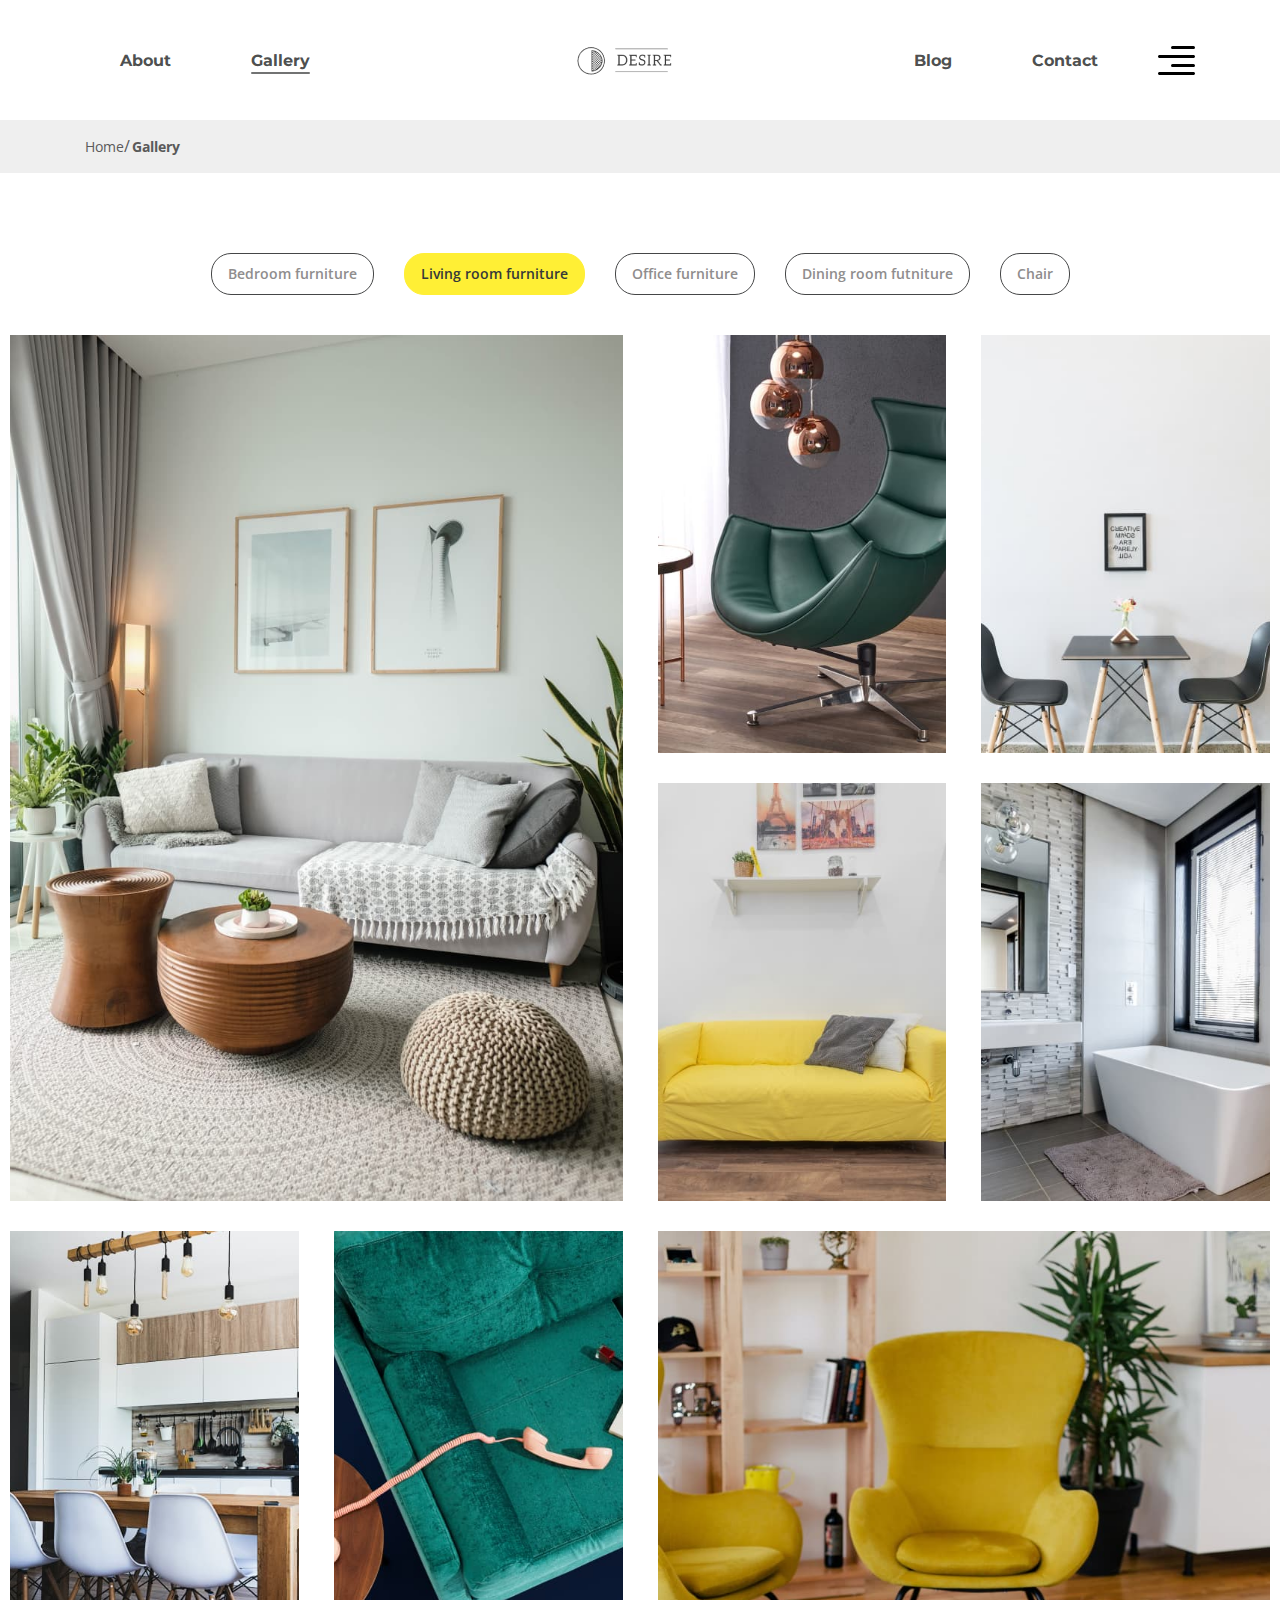
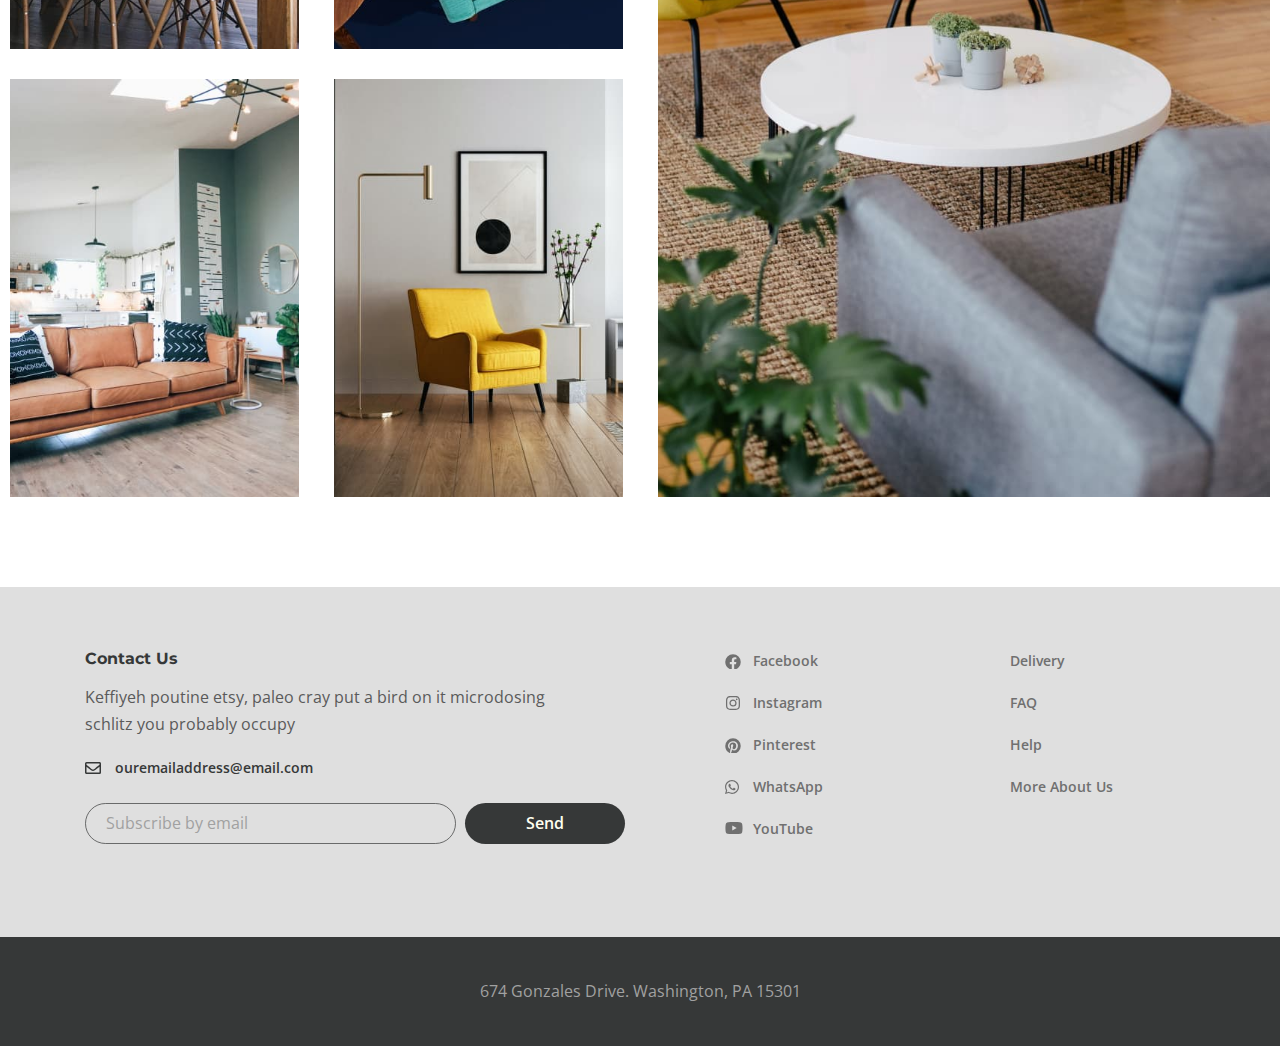
<file: gallery.html>
<!DOCTYPE html>
<html lang="en">
  <head>
    <meta charset="UTF-8" />
    <meta name="viewport" content="width=device-width, initial-scale=1.0" />
    <title>Desire/ Gallery</title>

    <!-- Шрифты:
    font-family: 'Montserrat', sans-serif;
    font-weiht: 700;
    font-family: 'Open Sans', sans-serif;
    font-weiht: 400, 600;
    ---
    font-weiht: 300;
    font-style: italic; -->
    <link rel="preconnect" href="https://fonts.gstatic.com" />
    <link
      href="https://fonts.googleapis.com/css2?family=Montserrat:wght@700&family=Open+Sans:ital,wght@0,400;0,600;1,300&display=swap"
      rel="stylesheet"
    />
    <!-- Стили -->
    <link rel="stylesheet" href="css/style.min.css" />
  </head>

  <body>
    <div class="wrapper">
      <header class="header">
        <div class="container">
          <div class="header__inner">
            <nav class="menu">
              <ul class="menu__list">
                <li class="menu__list-item">
                  <a class="menu__list-link" href="about.html">About</a>
                </li>
                <li class="menu__list-item">
                  <a class="menu__list-link menu__list-link--active" href="#">Gallery</a>
                </li>
              </ul>
            </nav>
            <a class="logo" href="#">
              <img src="images/logo.png" alt="Logo" />
            </a>
            <nav class="menu">
              <ul class="menu__list">
                <li class="menu__list-item">
                  <a class="menu__list-link" href="blog.html">Blog</a>
                </li>
                <li class="menu__list-item">
                  <a class="menu__list-link" href="contacts.html">Contact</a>
                </li>
              </ul>
            </nav>

            <!-- Выпадающий с правой стороны блок кнопки Меню -->
            <!-- Адаптивное меню -->
          <button class="header__btn-menu">
            <span></span>
            <span></span>
            <span></span>
            </button>
            <button class="header__btn">
            <button class="header__btn">
              <img src="images/icons/menu-icon.svg" alt="Icon menu" />
            </button>

            <!-- Логотип блока -->
            <div class="rightside-menu rightside-menu--close">
              <button class="rightside-menu__close">
                <img src="images/close-btn.svg" alt="Close button" />
              </button>
              <div class="rightside-menu__content">
                <a class="rightside-menu__logo" href="#">
                  <img src="images/logo-big.png" alt="Logo" />
                </a>
                <!-- Текстовая область -->
                <h2 class="rightside-menu__title">Furniture for life</h2>
                <p class="rightside-menu__text">
                  Sustainable hot chicken skateboard, dreamcatcher meggings
                  actually squid. Slow-carb everyday carry +1 art party
                  microdosing, put a bird on it brooklyn
                </p>
                <img
                  class="rightside-menu__images"
                  src="images/content/rightside-img.jpg"
                  alt="Armchair in the room"
                />
              </div>
            </div>
          </div>
        </div>
      </header>
      <main class="main">
        <div class="breadcrumbs">
          <div class="container">
            <ul class="breadcrumbs__list">
              <li class="breadcrumbs__item">
                <a class="breadcrumbs__link" href="index.html"> Home</a>
              </li>
              <li class="breadcrumbs__item">
                <a class="breadcrumbs__link" href="#">Gallery</a>
              </li>
            </ul>
          </div>
        </div>
        <!-- Галерея -->
        <div class="gallery gallery-page">
        <div class="container-fluid">
          <div class="gallery__buttons">
            <button class="gallery__btn" data-filter=".bedroom">
              Bedroom furniture
            </button>
            <button class="gallery__btn" data-filter=".living">
              Living room furniture
            </button>
            <button class="gallery__btn" data-filter=".office">
              Office furniture
            </button>
            <button class="gallery__btn" data-filter=".dining">
              Dining room futniture
            </button>
            <button class="gallery__btn" data-filter=".chair">
              Chair
            </button>
          </div>
          <div class="gallery__inner">
            <!-- Верхний блок галереи -->
            <!-- Блок 1 Bedroom furnitureb -->
            <!-- Изображение 1 -->
            <div class="gallery__items mix bedroom">
              <a class="gallery__item" href="#">
                <img class="gallery__image" src="images/gallery/1.jpg" alt="image">
              </a>
              <!-- Изображение 2 -->
              <a class="gallery__item" href="#">
                <img class="gallery__image" src="images/gallery/2.jpg" alt="image">
              </a>
              <!-- Изображение 3 -->
              <a class="gallery__item" href="#">
                <img class="gallery__image" src="images/gallery/3.jpg" alt="image">
              </a>
              <!-- Изображение 4 -->
              <a class="gallery__item" href="#">
                <img class="gallery__image" src="images/gallery/4.jpg" alt="image">
              </a>
              <!-- Изображение 5 -->
              <a class="gallery__item" href="#">
                <img class="gallery__image" src="images/gallery/5.jpg" alt="image">
              </a>
              <!-- Блок 2 Living room furniture -->
              <!-- Изображение 1 -->
              <a class="gallery__item" href="#">
                <img class="gallery__image" src="images/gallery/1.jpg" alt="image">
              </a>
              <!-- Изображение 2 -->
              <a class="gallery__item" href="#">
                <img class="gallery__image" src="images/gallery/2.jpg" alt="image">
              </a>
              <!-- Изображение 3 -->
              <a class="gallery__item" href="#">
                <img class="gallery__image" src="images/gallery/3.jpg" alt="image">
              </a>
              <!-- Изображение 4 -->
              <a class="gallery__item" href="#">
                <img class="gallery__image" src="images/gallery/4.jpg" alt="image">
              </a>
              <!-- Изображение 5 -->
              <a class="gallery__item" href="#">
                <img class="gallery__image" src="images/gallery/5.jpg" alt="image">
              </a>
            </div>
            <!-- Блок 1 Bedroom furnitureb -->
            <!-- Изображение 6 -->
            <div class="gallery__items mix living">
              <a class="gallery__item" href="#">
                <img class="gallery__image" src="images/gallery/6.jpg" alt="image">
              </a>
              <!-- Изображение 7 -->
              <a class="gallery__item" href="#">
                <img class="gallery__image" src="images/gallery/2.jpg" alt="image">
              </a>
              <!-- Изображение 8 -->
              <a class="gallery__item" href="#">
                <img class="gallery__image" src="images/gallery/8.jpg" alt="image">
              </a>
              <!-- Изображение 9 -->
              <a class="gallery__item" href="#">
                <img class="gallery__image" src="images/gallery/7.jpg" alt="image">
              </a>
              <!-- Изображение 10 -->
              <a class="gallery__item" href="#">
                <img class="gallery__image" src="images/gallery/9.jpg" alt="image">
              </a>
              <!-- Блок 2 Living room furniture -->
              <!-- Изображение 6 -->
              <a class="gallery__item" href="#">
                <img class="gallery__image" src="images/gallery/10.jpg" alt="image">
              </a>
              <!-- Изображение 7 -->
              <a class="gallery__item" href="#">
                <img class="gallery__image" src="images/gallery/11.jpg" alt="image">
              </a>
              <!-- Изображение 8 -->
              <a class="gallery__item" href="#">
                <img class="gallery__image" src="images/gallery/1.jpg" alt="image">
              </a>
              <!-- Изображение 9 -->
              <a class="gallery__item" href="#">
                <img class="gallery__image" src="images/gallery/12.jpg" alt="image">
              </a>
              <!-- Изображение 10 -->
              <a class="gallery__item" href="#">
                <img class="gallery__image" src="images/gallery/13.jpg" alt="image">
              </a>
            </div>
            <!-- Блок 1 Bedroom furnitureb -->
            <!-- Изображение 11 -->
            <div class="gallery__items mix office">
              <a class="gallery__item" href="#">
                <img class="gallery__image" src="images/gallery/4.jpg" alt="image">
              </a>
              <!-- Изображение 12 -->
              <a class="gallery__item" href="#">
                <img class="gallery__image" src="images/gallery/13.jpg" alt="image">
              </a>
              <!-- Изображение 13 -->
              <a class="gallery__item" href="#">
                <img class="gallery__image" src="images/gallery/2.jpg" alt="image">
              </a>
              <!-- Изображение 14 -->
              <a class="gallery__item" href="#">
                <img class="gallery__image" src="images/gallery/8.jpg" alt="image">
              </a>
              <!-- Изображение 15 -->
              <a class="gallery__item" href="#">
                <img class="gallery__image" src="images/gallery/5.jpg" alt="image">
              </a>
              <!-- Блок 2 Living room furniture -->
              <!-- Изображение 11 -->
              <a class="gallery__item" href="#">
                <img class="gallery__image" src="images/gallery/1.jpg" alt="image">
              </a>
              <!-- Изображение 12 -->
              <a class="gallery__item" href="#">
                <img class="gallery__image" src="images/gallery/2.jpg" alt="image">
              </a>
              <!-- Изображение 13 -->
              <a class="gallery__item" href="#">
                <img class="gallery__image" src="images/gallery/3.jpg" alt="image">
              </a>
              <!-- Изображение 14 -->
              <a class="gallery__item" href="#">
                <img class="gallery__image" src="images/gallery/4.jpg" alt="image">
              </a>
              <!-- Изображение 15 -->
              <a class="gallery__item" href="#">
                <img class="gallery__image" src="images/gallery/5.jpg" alt="image">
              </a>
            </div>
            <!-- Блок 1 Bedroom furnitureb -->
            <!-- Изображение 16 -->
            <div class="gallery__items mix dining">
              <a class="gallery__item" href="#">
                <img class="gallery__image" src="images/gallery/5.jpg" alt="image">
              </a>
              <!-- Изображение 17 -->
              <a class="gallery__item" href="#">
                <img class="gallery__image" src="images/gallery/2.jpg" alt="image">
              </a>
              <!-- Изображение 18 -->
              <a class="gallery__item" href="#">
                <img class="gallery__image" src="images/gallery/3.jpg" alt="image">
              </a>
              <!-- Изображение 19 -->
              <a class="gallery__item" href="#">
                <img class="gallery__image" src="images/gallery/4.jpg" alt="image">
              </a>
              <!-- Изображение 20 -->
              <a class="gallery__item" href="#">
                <img class="gallery__image" src="images/gallery/11.jpg" alt="image">
              </a>
              <!-- Блок 2 Living room furniture -->
              <!-- Изображение 16 -->
              <a class="gallery__item" href="#">
                <img class="gallery__image" src="images/gallery/1.jpg" alt="image">
              </a>
              <!-- Изображение 17 -->
              <a class="gallery__item" href="#">
                <img class="gallery__image" src="images/gallery/2.jpg" alt="image">
              </a>
              <!-- Изображение 18 -->
              <a class="gallery__item" href="#">
                <img class="gallery__image" src="images/gallery/10.jpg" alt="image">
              </a>
              <!-- Изображение 19 -->
              <a class="gallery__item" href="#">
                <img class="gallery__image" src="images/gallery/4.jpg" alt="image">
              </a>
              <!-- Изображение 20 -->
              <a class="gallery__item" href="#">
                <img class="gallery__image" src="images/gallery/5.jpg" alt="image">
              </a>
            </div>
           <!-- Блок 1 Bedroom furnitureb -->
            <!-- Изображение 21 -->
            <div class="gallery__items mix chair">
              <a class="gallery__item" href="#">
                <img class="gallery__image" src="images/gallery/13.jpg" alt="image">
              </a>
              <!-- Изображение 22 -->
              <a class="gallery__item" href="#">
                <img class="gallery__image" src="images/gallery/2.jpg" alt="image">
              </a>
              <!-- Изображение 23 -->
              <a class="gallery__item" href="#">
                <img class="gallery__image" src="images/gallery/3.jpg" alt="image">
              </a>
              <!-- Изображение 24 -->
              <a class="gallery__item" href="#">
                <img class="gallery__image" src="images/gallery/1.jpg" alt="image">
              </a>
              <!-- Изображение 25 -->
              <a class="gallery__item" href="#">
                <img class="gallery__image" src="images/gallery/5.jpg" alt="image">
              </a>
              <!-- Блок 2 Living room furniture -->
              <!-- Изображение 21 -->
              <a class="gallery__item" href="#">
                <img class="gallery__image" src="images/gallery/1.jpg" alt="image">
              </a>
              <!-- Изображение 22 -->
              <a class="gallery__item" href="#">
                <img class="gallery__image" src="images/gallery/2.jpg" alt="image">
              </a>
              <!-- Изображение 23 -->
              <a class="gallery__item" href="#">
                <img class="gallery__image" src="images/gallery/3.jpg" alt="image">
              </a>
              <!-- Изображение 24 -->
              <a class="gallery__item" href="#">
                <img class="gallery__image" src="images/gallery/4.jpg" alt="image">
              </a>
              <!-- Изображение 25 -->
              <a class="gallery__item" href="#">
                <img class="gallery__image" src="images/gallery/5.jpg" alt="image">
              </a>
            </div>
          </div>
        </div>
      </div>
      </main>

      <!-- Footer /BEGIN-CODE -->
      <footer class="footer">
        <div class="footer__content">
          <div class="container">
            <div class="footer__inner">
              <!-- Контакты -->
              <div class="footer__info">
                <h4 class="footer__info-title">Contact Us</h4>
                <p class="footer__info-text">
                  Keffiyeh poutine etsy, paleo cray put a bird on it microdosing
                  schlitz you probably occupy
                </p>
                <a
                  class="info-email"
                  href="mailto:ouremailaddress@email.com"
                >
                  ouremailaddress@email.com
                </a>
                <!-- Форма заказа -->
                <form class="footer__form">
                  <input
                    type="text"
                    class="footer__form-input"
                    type="email"
                    placeholder="Subscribe by email"
                  />
                  <button class="footer__form-button" type="submit">
                    Send
                  </button>
                </form>
              </div>

              <!-- Соцальные сети -->
              <ul class="footer__social-list">
                <li class="footer__social-item">
                  <a
                    class="footer__social-link footer__social-link--facebook"
                    href="#"
                  >
                    Facebook
                  </a>
                </li>
                <li class="footer__social-item">
                  <a
                    class="footer__social-link footer__social-link--instagram"
                    href="#"
                  >
                    Instagram
                  </a>
                </li>
                <li class="footer__social-item">
                  <a
                    class="footer__social-link footer__social-link--pinterest"
                    href="#"
                  >
                    Pinterest
                  </a>
                </li>
                <li class="footer__social-item">
                  <a
                    class="footer__social-link footer__social-link--whatsapp"
                    href="#"
                  >
                    WhatsApp
                  </a>
                </li>
                <li class="footer__social-item">
                  <a
                    class="footer__social-link footer__social-link--youtube"
                    href="#"
                  >
                    YouTube
                  </a>
                </li>
              </ul>

              <!-- Footer меню -->
              <nav class="footer__menu">
                <ul class="footer__menu-list">
                  <li class="footer__menu-item">
                    <a class="footer__menu-link" href="#"> Delivery </a>
                  </li>
                  <li class="footer__menu-item">
                    <a class="footer__menu-link" href="#"> FAQ </a>
                  </li>
                  <li class="footer__menu-item">
                    <a class="footer__menu-link" href="#"> Help </a>
                  </li>
                  <li class="footer__menu-item">
                    <a class="footer__menu-link" href="#"> More About Us </a>
                  </li>
                </ul>
              </nav>
            </div>
          </div>
        </div>

        <!-- Авторское право -->
        <div class="footer__copyright">
          <div class="container">
            <p>674 Gonzales Drive. Washington, PA 15301</p>
          </div>
        </div>
      </footer>
      <!-- Footer /END-CODE -->
    </div>

    <script src="js/main.min.js"></script>
  </body>
</html>
</file>
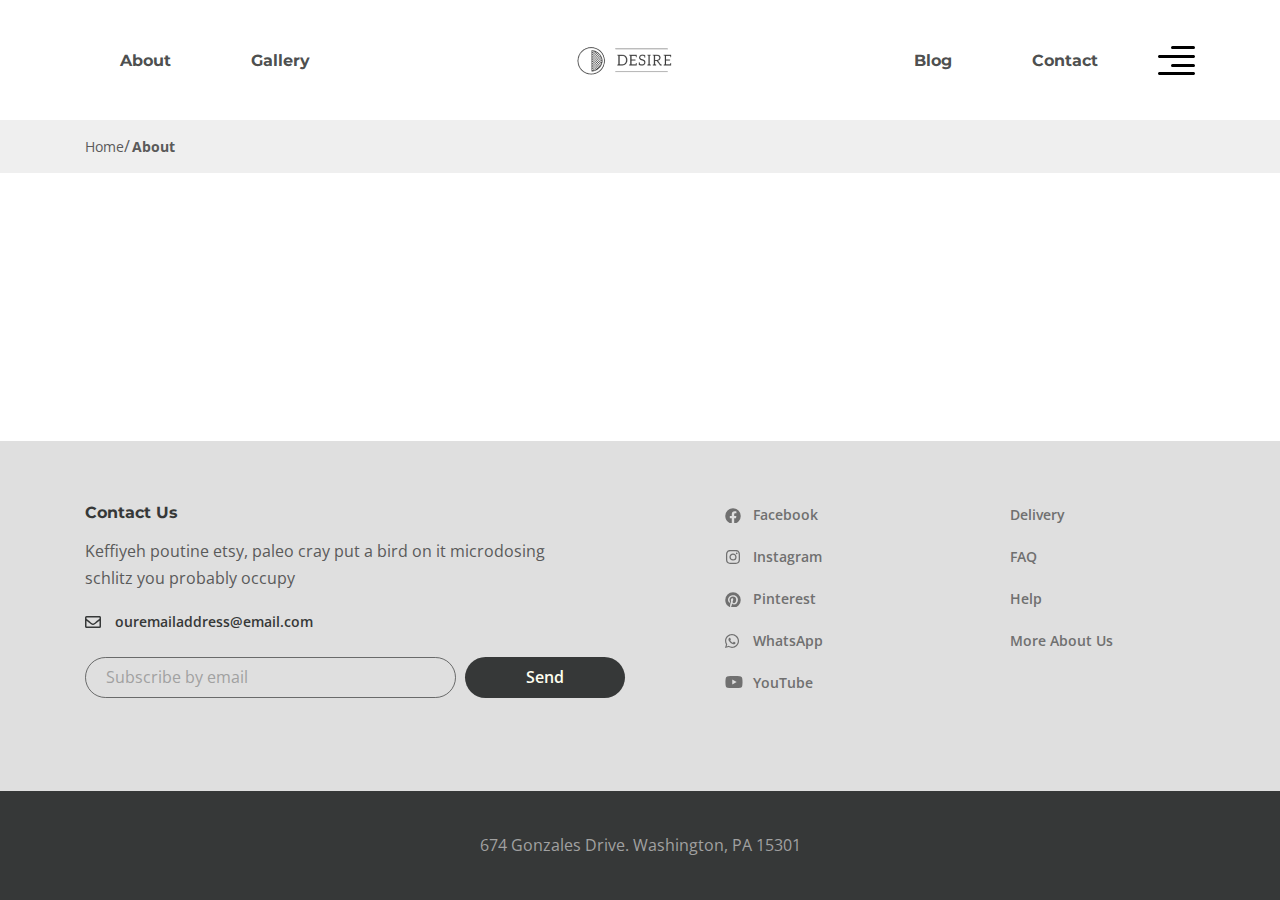
<file: page.html>
<!DOCTYPE html>
<html lang="en">
  <head>
    <meta charset="UTF-8" />
    <meta name="viewport" content="width=device-width, initial-scale=1.0" />
    <title>Desire</title>

    <!-- Шрифты:
    font-family: 'Montserrat', sans-serif;
    font-weiht: 700;
    font-family: 'Open Sans', sans-serif;
    font-weiht: 400, 600;
    ---
    font-weiht: 300;
    font-style: italic; -->
    <link rel="preconnect" href="https://fonts.gstatic.com" />
    <link
      href="https://fonts.googleapis.com/css2?family=Montserrat:wght@700&family=Open+Sans:ital,wght@0,400;0,600;1,300&display=swap"
      rel="stylesheet"
    />
    <!-- Стили -->
    <link rel="stylesheet" href="css/style.min.css" />
  </head>

  <body>
    <div class="wrapper">
      <header class="header">
        <div class="container">
          <div class="header__inner">
            <nav class="menu">
              <ul class="menu__list">
                <li class="menu__list-item">
                  <a class="menu__list-link" href="#">About</a>
                </li>
                <li class="menu__list-item">
                  <a class="menu__list-link" href="#">Gallery</a>
                </li>
              </ul>
            </nav>
            <a class="logo" href="#">
              <img src="images/logo.png" alt="Logo" />
            </a>
            <nav class="menu">
              <ul class="menu__list">
                <li class="menu__list-item">
                  <a class="menu__list-link" href="#">Blog</a>
                </li>
                <li class="menu__list-item">
                  <a class="menu__list-link" href="#">Contact</a>
                </li>
              </ul>
            </nav>

            <!-- Выпадающий с правой стороны блок кнопки Меню -->
            <!-- Адаптивное меню -->
          <button class="header__btn-menu">
            <span></span>
            <span></span>
            <span></span>
            </button>
            <button class="header__btn">
            <button class="header__btn">
              <img src="images/icons/menu-icon.svg" alt="Icon menu" />
            </button>

            <!-- Логотип блока -->
            <div class="rightside-menu rightside-menu--close">
              <button class="rightside-menu__close">
                <img src="images/close-btn.svg" alt="Close button" />
              </button>
              <div class="rightside-menu__content">
                <a class="rightside-menu__logo" href="#">
                  <img src="images/logo-big.png" alt="Logo" />
                </a>
                <!-- Текстовая область -->
                <h2 class="rightside-menu__title">Furniture for life</h2>
                <p class="rightside-menu__text">
                  Sustainable hot chicken skateboard, dreamcatcher meggings
                  actually squid. Slow-carb everyday carry +1 art party
                  microdosing, put a bird on it brooklyn
                </p>
                <img
                  class="rightside-menu__images"
                  src="images/content/rightside-img.jpg"
                  alt="Armchair in the room"
                />
              </div>
            </div>
          </div>
        </div>
      </header>
      <main class="main">
        <div class="breadcrumbs">
          <div class="container">
            <ul class="breadcrumbs__list">
              <li class="breadcrumbs__item">
                <a class="breadcrumbs__link" href="#"> Home</a>
              </li>
              <li class="breadcrumbs__item">
                <a class="breadcrumbs__link" href="#">About</a>
              </li>
            </ul>
          </div>
        </div>
      </main>

      <!-- Footer /BEGIN-CODE -->
      <footer class="footer">
        <div class="footer__content">
          <div class="container">
            <div class="footer__inner">
              <!-- Контакты -->
              <div class="footer__info">
                <h4 class="footer__info-title">Contact Us</h4>
                <p class="footer__info-text">
                  Keffiyeh poutine etsy, paleo cray put a bird on it microdosing
                  schlitz you probably occupy
                </p>
                <a
                  class="info-email"
                  href="mailto:ouremailaddress@email.com"
                >
                  ouremailaddress@email.com
                </a>
                <!-- Форма заказа -->
                <form class="footer__form">
                  <input
                    type="text"
                    class="footer__form-input"
                    type="email"
                    placeholder="Subscribe by email"
                  />
                  <button class="footer__form-button" type="submit">
                    Send
                  </button>
                </form>
              </div>

              <!-- Соцальные сети -->
              <ul class="footer__social-list">
                <li class="footer__social-item">
                  <a
                    class="footer__social-link footer__social-link--facebook"
                    href="#"
                  >
                    Facebook
                  </a>
                </li>
                <li class="footer__social-item">
                  <a
                    class="footer__social-link footer__social-link--instagram"
                    href="#"
                  >
                    Instagram
                  </a>
                </li>
                <li class="footer__social-item">
                  <a
                    class="footer__social-link footer__social-link--pinterest"
                    href="#"
                  >
                    Pinterest
                  </a>
                </li>
                <li class="footer__social-item">
                  <a
                    class="footer__social-link footer__social-link--whatsapp"
                    href="#"
                  >
                    WhatsApp
                  </a>
                </li>
                <li class="footer__social-item">
                  <a
                    class="footer__social-link footer__social-link--youtube"
                    href="#"
                  >
                    YouTube
                  </a>
                </li>
              </ul>

              <!-- Footer меню -->
              <nav class="footer__menu">
                <ul class="footer__menu-list">
                  <li class="footer__menu-item">
                    <a class="footer__menu-link" href="#"> Delivery </a>
                  </li>
                  <li class="footer__menu-item">
                    <a class="footer__menu-link" href="#"> FAQ </a>
                  </li>
                  <li class="footer__menu-item">
                    <a class="footer__menu-link" href="#"> Help </a>
                  </li>
                  <li class="footer__menu-item">
                    <a class="footer__menu-link" href="#"> More About Us </a>
                  </li>
                </ul>
              </nav>
            </div>
          </div>
        </div>

        <!-- Авторское право -->
        <div class="footer__copyright">
          <div class="container">
            <p>674 Gonzales Drive. Washington, PA 15301</p>
          </div>
        </div>
      </footer>
      <!-- Footer /END-CODE -->
    </div>

    <script src="js/main.min.js"></script>
  </body>
</html>
</file>
<file: css/style.min.css>
.menu__list-link,.rightside-menu__title,.top__slider-title,.new-collection__title,.collection__info-title,.decor__title,.works-path__title,.works-path__item-title,.blog-box__title,.blog-box__item-title,.about__prev-title,.about__content-title,.inspiration__title,.inspiration__item,.contact__title,.contact-slider__title,.blog__category-title,.blog__tags-title,.blog__item-title,.blog__blockquote-author,.recent-posts__title,.blog-one__tags-title,.blog-one__comments-title,.blog-one__comments-name,.blog-one__form-title,.footer__info-title{font-family:'Montserrat', sans-serif;font-weight:700}html{-webkit-box-sizing:border-box;box-sizing:border-box}*,*::after,*::before{-webkit-box-sizing:inherit;box-sizing:inherit}ul[class],ol[class]{padding:0}body,h1,h2,h3,h4,h5,h6,p,ul,ol,li,figure,figcaption,blockquote,dl,dd{margin:0}ul[class]{list-style:none}img{max-width:100%;display:block}input,button,textarea,select{font:inherit}a{text-decoration:none}.slick-slider{position:relative;display:block;-webkit-box-sizing:border-box;box-sizing:border-box;-webkit-touch-callout:none;-webkit-user-select:none;-moz-user-select:none;-ms-user-select:none;user-select:none;-ms-touch-action:pan-y;touch-action:pan-y;-webkit-tap-highlight-color:transparent}.slick-list{position:relative;overflow:hidden;display:block;margin:0;padding:0}.slick-list:focus{outline:none}.slick-list.dragging{cursor:pointer;cursor:hand}.slick-slider .slick-track,.slick-slider .slick-list{-webkit-transform:translate3d(0, 0, 0);-ms-transform:translate3d(0, 0, 0);transform:translate3d(0, 0, 0)}.slick-track{position:relative;left:0;top:0;display:block;margin-left:auto;margin-right:auto}.slick-track:before,.slick-track:after{content:"";display:table}.slick-track:after{clear:both}.slick-loading .slick-track{visibility:hidden}.slick-slide{float:left;height:100%;min-height:1px;display:none}[dir="rtl"] .slick-slide{float:right}.slick-slide img{display:block}.slick-slide.slick-loading img{display:none}.slick-slide.dragging img{pointer-events:none}.slick-initialized .slick-slide{display:block}.slick-loading .slick-slide{visibility:hidden}.slick-vertical .slick-slide{display:block;height:auto;border:1px solid transparent}.slick-arrow.slick-hidden{display:none}body.compensate-for-scrollbar{overflow:hidden}.fancybox-active{height:auto}.fancybox-is-hidden{left:-9999px;margin:0;position:absolute !important;top:-9999px;visibility:hidden}.fancybox-container{-webkit-backface-visibility:hidden;height:100%;left:0;outline:none;position:fixed;-webkit-tap-highlight-color:transparent;top:0;-ms-touch-action:manipulation;touch-action:manipulation;-webkit-transform:translateZ(0);transform:translateZ(0);width:100%;z-index:99992}.fancybox-container *{-webkit-box-sizing:border-box;box-sizing:border-box}.fancybox-outer,.fancybox-inner,.fancybox-bg,.fancybox-stage{bottom:0;left:0;position:absolute;right:0;top:0}.fancybox-outer{-webkit-overflow-scrolling:touch;overflow-y:auto}.fancybox-bg{background:#1e1e1e;opacity:0;-webkit-transition-duration:inherit;-o-transition-duration:inherit;transition-duration:inherit;-webkit-transition-property:opacity;-o-transition-property:opacity;transition-property:opacity;-webkit-transition-timing-function:cubic-bezier(0.47, 0, 0.74, 0.71);-o-transition-timing-function:cubic-bezier(0.47, 0, 0.74, 0.71);transition-timing-function:cubic-bezier(0.47, 0, 0.74, 0.71)}.fancybox-is-open .fancybox-bg{opacity:.9;-webkit-transition-timing-function:cubic-bezier(0.22, 0.61, 0.36, 1);-o-transition-timing-function:cubic-bezier(0.22, 0.61, 0.36, 1);transition-timing-function:cubic-bezier(0.22, 0.61, 0.36, 1)}.fancybox-infobar,.fancybox-toolbar,.fancybox-caption,.fancybox-navigation .fancybox-button{direction:ltr;opacity:0;position:absolute;-webkit-transition:opacity .25s ease, visibility 0s ease .25s;-o-transition:opacity .25s ease, visibility 0s ease .25s;transition:opacity .25s ease, visibility 0s ease .25s;visibility:hidden;z-index:99997}.fancybox-show-infobar .fancybox-infobar,.fancybox-show-toolbar .fancybox-toolbar,.fancybox-show-caption .fancybox-caption,.fancybox-show-nav .fancybox-navigation .fancybox-button{opacity:1;-webkit-transition:opacity .25s ease 0s, visibility 0s ease 0s;-o-transition:opacity .25s ease 0s, visibility 0s ease 0s;transition:opacity .25s ease 0s, visibility 0s ease 0s;visibility:visible}.fancybox-infobar{color:#ccc;font-size:13px;-webkit-font-smoothing:subpixel-antialiased;height:44px;left:0;line-height:44px;min-width:44px;mix-blend-mode:difference;padding:0 10px;pointer-events:none;top:0;-webkit-touch-callout:none;-webkit-user-select:none;-moz-user-select:none;-ms-user-select:none;user-select:none}.fancybox-toolbar{right:0;top:0}.fancybox-stage{direction:ltr;overflow:visible;-webkit-transform:translateZ(0);transform:translateZ(0);z-index:99994}.fancybox-is-open .fancybox-stage{overflow:hidden}.fancybox-slide{-webkit-backface-visibility:hidden;display:none;height:100%;left:0;outline:none;overflow:auto;-webkit-overflow-scrolling:touch;padding:44px;position:absolute;text-align:center;top:0;-webkit-transition-property:opacity, -webkit-transform;transition-property:opacity, -webkit-transform;-o-transition-property:transform, opacity;transition-property:transform, opacity;transition-property:transform, opacity, -webkit-transform;white-space:normal;width:100%;z-index:99994}.fancybox-slide::before{content:'';display:inline-block;font-size:0;height:100%;vertical-align:middle;width:0}.fancybox-is-sliding .fancybox-slide,.fancybox-slide--previous,.fancybox-slide--current,.fancybox-slide--next{display:block}.fancybox-slide--image{overflow:hidden;padding:44px 0}.fancybox-slide--image::before{display:none}.fancybox-slide--html{padding:6px}.fancybox-content{background:#fff;display:inline-block;margin:0;max-width:100%;overflow:auto;-webkit-overflow-scrolling:touch;padding:44px;position:relative;text-align:left;vertical-align:middle}.fancybox-slide--image .fancybox-content{-webkit-animation-timing-function:cubic-bezier(0.5, 0, 0.14, 1);animation-timing-function:cubic-bezier(0.5, 0, 0.14, 1);-webkit-backface-visibility:hidden;background:transparent;background-repeat:no-repeat;background-size:100% 100%;left:0;max-width:none;overflow:visible;padding:0;position:absolute;top:0;-ms-transform-origin:top left;-webkit-transform-origin:top left;transform-origin:top left;-webkit-transition-property:opacity, -webkit-transform;transition-property:opacity, -webkit-transform;-o-transition-property:transform, opacity;transition-property:transform, opacity;transition-property:transform, opacity, -webkit-transform;-webkit-user-select:none;-moz-user-select:none;-ms-user-select:none;user-select:none;z-index:99995}.fancybox-can-zoomOut .fancybox-content{cursor:-webkit-zoom-out;cursor:zoom-out}.fancybox-can-zoomIn .fancybox-content{cursor:-webkit-zoom-in;cursor:zoom-in}.fancybox-can-swipe .fancybox-content,.fancybox-can-pan .fancybox-content{cursor:-webkit-grab;cursor:grab}.fancybox-is-grabbing .fancybox-content{cursor:-webkit-grabbing;cursor:grabbing}.fancybox-container [data-selectable='true']{cursor:text}.fancybox-image,.fancybox-spaceball{background:transparent;border:0;height:100%;left:0;margin:0;max-height:none;max-width:none;padding:0;position:absolute;top:0;-webkit-user-select:none;-moz-user-select:none;-ms-user-select:none;user-select:none;width:100%}.fancybox-spaceball{z-index:1}.fancybox-slide--video .fancybox-content,.fancybox-slide--map .fancybox-content,.fancybox-slide--pdf .fancybox-content,.fancybox-slide--iframe .fancybox-content{height:100%;overflow:visible;padding:0;width:100%}.fancybox-slide--video .fancybox-content{background:#000}.fancybox-slide--map .fancybox-content{background:#e5e3df}.fancybox-slide--iframe .fancybox-content{background:#fff}.fancybox-video,.fancybox-iframe{background:transparent;border:0;display:block;height:100%;margin:0;overflow:hidden;padding:0;width:100%}.fancybox-iframe{left:0;position:absolute;top:0}.fancybox-error{background:#fff;cursor:default;max-width:400px;padding:40px;width:100%}.fancybox-error p{color:#444;font-size:16px;line-height:20px;margin:0;padding:0}.fancybox-button{background:rgba(30,30,30,0.6);border:0;border-radius:0;-webkit-box-shadow:none;box-shadow:none;cursor:pointer;display:inline-block;height:44px;margin:0;padding:10px;position:relative;-webkit-transition:color .2s;-o-transition:color .2s;transition:color .2s;vertical-align:top;visibility:inherit;width:44px}.fancybox-button,.fancybox-button:visited,.fancybox-button:link{color:#ccc}.fancybox-button:hover{color:#fff}.fancybox-button:focus{outline:none}.fancybox-button.fancybox-focus{outline:1px dotted}.fancybox-button[disabled],.fancybox-button[disabled]:hover{color:#888;cursor:default;outline:none}.fancybox-button div{height:100%}.fancybox-button svg{display:block;height:100%;overflow:visible;position:relative;width:100%}.fancybox-button svg path{fill:currentColor;stroke-width:0}.fancybox-button--play svg:nth-child(2),.fancybox-button--fsenter svg:nth-child(2){display:none}.fancybox-button--pause svg:nth-child(1),.fancybox-button--fsexit svg:nth-child(1){display:none}.fancybox-progress{background:#ff5268;height:2px;left:0;position:absolute;right:0;top:0;-ms-transform:scaleX(0);-webkit-transform:scaleX(0);transform:scaleX(0);-ms-transform-origin:0;-webkit-transform-origin:0;transform-origin:0;-webkit-transition-property:-webkit-transform;transition-property:-webkit-transform;-o-transition-property:transform;transition-property:transform;transition-property:transform, -webkit-transform;-webkit-transition-timing-function:linear;-o-transition-timing-function:linear;transition-timing-function:linear;z-index:99998}.fancybox-close-small{background:transparent;border:0;border-radius:0;color:#ccc;cursor:pointer;opacity:.8;padding:8px;position:absolute;right:-12px;top:-44px;z-index:401}.fancybox-close-small:hover{color:#fff;opacity:1}.fancybox-slide--html .fancybox-close-small{color:currentColor;padding:10px;right:0;top:0}.fancybox-slide--image.fancybox-is-scaling .fancybox-content{overflow:hidden}.fancybox-is-scaling .fancybox-close-small,.fancybox-is-zoomable.fancybox-can-pan .fancybox-close-small{display:none}.fancybox-navigation .fancybox-button{background-clip:content-box;height:100px;opacity:0;position:absolute;top:calc(50% - 50px);width:70px}.fancybox-navigation .fancybox-button div{padding:7px}.fancybox-navigation .fancybox-button--arrow_left{left:0;left:env(safe-area-inset-left);padding:31px 26px 31px 6px}.fancybox-navigation .fancybox-button--arrow_right{padding:31px 6px 31px 26px;right:0;right:env(safe-area-inset-right)}.fancybox-caption{background:-webkit-gradient(linear, left bottom, left top, from(rgba(0,0,0,0.85)), color-stop(50%, rgba(0,0,0,0.3)), color-stop(65%, rgba(0,0,0,0.15)), color-stop(75.5%, rgba(0,0,0,0.075)), color-stop(82.85%, rgba(0,0,0,0.037)), color-stop(88%, rgba(0,0,0,0.019)), to(rgba(0,0,0,0)));background:-o-linear-gradient(bottom, rgba(0,0,0,0.85) 0%, rgba(0,0,0,0.3) 50%, rgba(0,0,0,0.15) 65%, rgba(0,0,0,0.075) 75.5%, rgba(0,0,0,0.037) 82.85%, rgba(0,0,0,0.019) 88%, rgba(0,0,0,0) 100%);background:linear-gradient(to top, rgba(0,0,0,0.85) 0%, rgba(0,0,0,0.3) 50%, rgba(0,0,0,0.15) 65%, rgba(0,0,0,0.075) 75.5%, rgba(0,0,0,0.037) 82.85%, rgba(0,0,0,0.019) 88%, rgba(0,0,0,0) 100%);bottom:0;color:#eee;font-size:14px;font-weight:400;left:0;line-height:1.5;padding:75px 44px 25px 44px;pointer-events:none;right:0;text-align:center;z-index:99996}@supports (padding: max(0px)){.fancybox-caption{padding:75px max(44px,env(safe-area-inset-right)) max(25px,env(safe-area-inset-bottom)) max(44px,env(safe-area-inset-left))}}.fancybox-caption--separate{margin-top:-50px}.fancybox-caption__body{max-height:50vh;overflow:auto;pointer-events:all}.fancybox-caption a,.fancybox-caption a:link,.fancybox-caption a:visited{color:#ccc;text-decoration:none}.fancybox-caption a:hover{color:#fff;text-decoration:underline}.fancybox-loading{-webkit-animation:fancybox-rotate 1s linear infinite;animation:fancybox-rotate 1s linear infinite;background:transparent;border:4px solid #888;border-bottom-color:#fff;border-radius:50%;height:50px;left:50%;margin:-25px 0 0 -25px;opacity:.7;padding:0;position:absolute;top:50%;width:50px;z-index:99999}@-webkit-keyframes fancybox-rotate{100%{-webkit-transform:rotate(360deg);transform:rotate(360deg)}}@keyframes fancybox-rotate{100%{-webkit-transform:rotate(360deg);transform:rotate(360deg)}}.fancybox-animated{-webkit-transition-timing-function:cubic-bezier(0, 0, 0.25, 1);-o-transition-timing-function:cubic-bezier(0, 0, 0.25, 1);transition-timing-function:cubic-bezier(0, 0, 0.25, 1)}.fancybox-fx-slide.fancybox-slide--previous{opacity:0;-webkit-transform:translate3d(-100%, 0, 0);transform:translate3d(-100%, 0, 0)}.fancybox-fx-slide.fancybox-slide--next{opacity:0;-webkit-transform:translate3d(100%, 0, 0);transform:translate3d(100%, 0, 0)}.fancybox-fx-slide.fancybox-slide--current{opacity:1;-webkit-transform:translate3d(0, 0, 0);transform:translate3d(0, 0, 0)}.fancybox-fx-fade.fancybox-slide--previous,.fancybox-fx-fade.fancybox-slide--next{opacity:0;-webkit-transition-timing-function:cubic-bezier(0.19, 1, 0.22, 1);-o-transition-timing-function:cubic-bezier(0.19, 1, 0.22, 1);transition-timing-function:cubic-bezier(0.19, 1, 0.22, 1)}.fancybox-fx-fade.fancybox-slide--current{opacity:1}.fancybox-fx-zoom-in-out.fancybox-slide--previous{opacity:0;-webkit-transform:scale3d(1.5, 1.5, 1.5);transform:scale3d(1.5, 1.5, 1.5)}.fancybox-fx-zoom-in-out.fancybox-slide--next{opacity:0;-webkit-transform:scale3d(0.5, 0.5, 0.5);transform:scale3d(0.5, 0.5, 0.5)}.fancybox-fx-zoom-in-out.fancybox-slide--current{opacity:1;-webkit-transform:scale3d(1, 1, 1);transform:scale3d(1, 1, 1)}.fancybox-fx-rotate.fancybox-slide--previous{opacity:0;-ms-transform:rotate(-360deg);-webkit-transform:rotate(-360deg);transform:rotate(-360deg)}.fancybox-fx-rotate.fancybox-slide--next{opacity:0;-ms-transform:rotate(360deg);-webkit-transform:rotate(360deg);transform:rotate(360deg)}.fancybox-fx-rotate.fancybox-slide--current{opacity:1;-ms-transform:rotate(0deg);-webkit-transform:rotate(0deg);transform:rotate(0deg)}.fancybox-fx-circular.fancybox-slide--previous{opacity:0;-webkit-transform:scale3d(0, 0, 0) translate3d(-100%, 0, 0);transform:scale3d(0, 0, 0) translate3d(-100%, 0, 0)}.fancybox-fx-circular.fancybox-slide--next{opacity:0;-webkit-transform:scale3d(0, 0, 0) translate3d(100%, 0, 0);transform:scale3d(0, 0, 0) translate3d(100%, 0, 0)}.fancybox-fx-circular.fancybox-slide--current{opacity:1;-webkit-transform:scale3d(1, 1, 1) translate3d(0, 0, 0);transform:scale3d(1, 1, 1) translate3d(0, 0, 0)}.fancybox-fx-tube.fancybox-slide--previous{-webkit-transform:translate3d(-100%, 0, 0) scale(0.1) skew(-10deg);transform:translate3d(-100%, 0, 0) scale(0.1) skew(-10deg)}.fancybox-fx-tube.fancybox-slide--next{-webkit-transform:translate3d(100%, 0, 0) scale(0.1) skew(10deg);transform:translate3d(100%, 0, 0) scale(0.1) skew(10deg)}.fancybox-fx-tube.fancybox-slide--current{-webkit-transform:translate3d(0, 0, 0) scale(1);transform:translate3d(0, 0, 0) scale(1)}@media all and (max-height: 576px){.fancybox-slide{padding-left:6px;padding-right:6px}.fancybox-slide--image{padding:6px 0}.fancybox-close-small{right:-6px}.fancybox-slide--image .fancybox-close-small{background:#4e4e4e;color:#f2f4f6;height:36px;opacity:1;padding:6px;right:0;top:0;width:36px}.fancybox-caption{padding-left:12px;padding-right:12px}@supports (padding: max(0px)){.fancybox-caption{padding-left:max(12px,env(safe-area-inset-left));padding-right:max(12px,env(safe-area-inset-right))}}}.fancybox-share{background:#f4f4f4;border-radius:3px;max-width:90%;padding:30px;text-align:center}.fancybox-share h1{color:#222;font-size:35px;font-weight:700;margin:0 0 20px 0}.fancybox-share p{margin:0;padding:0}.fancybox-share__button{border:0;border-radius:3px;display:inline-block;font-size:14px;font-weight:700;line-height:40px;margin:0 5px 10px 5px;min-width:130px;padding:0 15px;text-decoration:none;-webkit-transition:all .2s;-o-transition:all .2s;transition:all .2s;-webkit-user-select:none;-moz-user-select:none;-ms-user-select:none;user-select:none;white-space:nowrap}.fancybox-share__button:visited,.fancybox-share__button:link{color:#fff}.fancybox-share__button:hover{text-decoration:none}.fancybox-share__button--fb{background:#3b5998}.fancybox-share__button--fb:hover{background:#344e86}.fancybox-share__button--pt{background:#bd081d}.fancybox-share__button--pt:hover{background:#aa0719}.fancybox-share__button--tw{background:#1da1f2}.fancybox-share__button--tw:hover{background:#0d95e8}.fancybox-share__button svg{height:25px;margin-right:7px;position:relative;top:-1px;vertical-align:middle;width:25px}.fancybox-share__button svg path{fill:#fff}.fancybox-share__input{background:transparent;border:0;border-bottom:1px solid #d7d7d7;border-radius:0;color:#5d5b5b;font-size:14px;margin:10px 0 0 0;outline:none;padding:10px 15px;width:100%}.fancybox-thumbs{background:#ddd;bottom:0;display:none;margin:0;-webkit-overflow-scrolling:touch;-ms-overflow-style:-ms-autohiding-scrollbar;padding:2px 2px 4px 2px;position:absolute;right:0;-webkit-tap-highlight-color:rgba(0,0,0,0);top:0;width:212px;z-index:99995}.fancybox-thumbs-x{overflow-x:auto;overflow-y:hidden}.fancybox-show-thumbs .fancybox-thumbs{display:block}.fancybox-show-thumbs .fancybox-inner{right:212px}.fancybox-thumbs__list{font-size:0;height:100%;list-style:none;margin:0;overflow-x:hidden;overflow-y:auto;padding:0;position:absolute;position:relative;white-space:nowrap;width:100%}.fancybox-thumbs-x .fancybox-thumbs__list{overflow:hidden}.fancybox-thumbs-y .fancybox-thumbs__list::-webkit-scrollbar{width:7px}.fancybox-thumbs-y .fancybox-thumbs__list::-webkit-scrollbar-track{background:#fff;border-radius:10px;-webkit-box-shadow:inset 0 0 6px rgba(0,0,0,0.3);box-shadow:inset 0 0 6px rgba(0,0,0,0.3)}.fancybox-thumbs-y .fancybox-thumbs__list::-webkit-scrollbar-thumb{background:#2a2a2a;border-radius:10px}.fancybox-thumbs__list a{-webkit-backface-visibility:hidden;backface-visibility:hidden;background-color:rgba(0,0,0,0.1);background-position:center center;background-repeat:no-repeat;background-size:cover;cursor:pointer;float:left;height:75px;margin:2px;max-height:calc(100% - 8px);max-width:calc(50% - 4px);outline:none;overflow:hidden;padding:0;position:relative;-webkit-tap-highlight-color:transparent;width:100px}.fancybox-thumbs__list a::before{border:6px solid #ff5268;bottom:0;content:'';left:0;opacity:0;position:absolute;right:0;top:0;-webkit-transition:all 0.2s cubic-bezier(0.25, 0.46, 0.45, 0.94);-o-transition:all 0.2s cubic-bezier(0.25, 0.46, 0.45, 0.94);transition:all 0.2s cubic-bezier(0.25, 0.46, 0.45, 0.94);z-index:99991}.fancybox-thumbs__list a:focus::before{opacity:.5}.fancybox-thumbs__list a.fancybox-thumbs-active::before{opacity:1}@media all and (max-width: 576px){.fancybox-thumbs{width:110px}.fancybox-show-thumbs .fancybox-inner{right:110px}.fancybox-thumbs__list a{max-width:calc(100% - 10px)}}html,body{height:100%}body{font-family:'Open Sans', sans-serif;font-size:16px;line-height:27px;font-weight:400;color:#5a5a5a;overflow-x:hidden;min-width:300px}.wrapper{display:-webkit-box;display:-ms-flexbox;display:flex;-webkit-box-orient:vertical;-webkit-box-direction:normal;-ms-flex-direction:column;flex-direction:column;min-height:100%}.main{-webkit-box-flex:1;-ms-flex:1 0 auto;flex:1 0 auto}.footer{-webkit-box-flex:0;-ms-flex:0 0 auto;flex:0 0 auto}.container{max-width:1140px;margin:0 auto;padding:0 15px}.container-fluid{max-width:1920px;margin:0 auto;padding:0 10px}.slick-dots{display:-webkit-box;display:-ms-flexbox;display:flex;-webkit-box-pack:center;-ms-flex-pack:center;justify-content:center;-webkit-box-align:center;-ms-flex-align:center;align-items:center}.slick-dots li{padding:0 15px}.slick-dots button{background-color:#363838;border:none;height:8px;width:8px;border-radius:50%;padding:0;font-size:0}.slick-dots li.slick-active button{background-color:#FFEF35}.info-email{display:inline-block;font-weight:600;font-size:14px;color:#363838;margin-bottom:22px;padding-left:30px;position:relative}.info-email::before{content:'';position:absolute;background-image:url("../images/icons/email-icon.svg");background-repeat:no-repeat;width:16px;height:16px;left:0;top:8px}.header__inner{display:-webkit-box;display:-ms-flexbox;display:flex;-webkit-box-pack:justify;-ms-flex-pack:justify;justify-content:space-between;-webkit-box-align:center;-ms-flex-align:center;align-items:center;height:120px}.header__btn{background-color:transparent;border:none;padding:0;cursor:pointer}.header__btn-menu{display:none}.logo{margin:0 auto}.menu{padding-right:15px}.menu__list{display:-webkit-box;display:-ms-flexbox;display:flex}.menu__list-item{padding-left:35px;padding-right:45px}.menu__list-link{color:rgba(54,56,56,0.9);line-height:22px}.menu__list-link--active{padding-bottom:4px;position:relative}.menu__list-link--active::after{content:'';position:absolute;bottom:0;left:0;right:0;height:2px;border-radius:1px;background-color:rgba(54,56,56,0.7)}.rightside-menu{position:absolute;z-index:15;right:0;top:0;bottom:0;max-width:694px;width:100%;background-color:#ffffff;padding-top:40px;-webkit-box-shadow:-2px 3px 17px 0px #000000;box-shadow:-2px 3px 17px 0px #000000;-webkit-transition:all .5s;-o-transition:all .5s;transition:all .5s}.rightside-menu.rightside-menu--close{-webkit-transform:translateX(200%);-ms-transform:translateX(200%);transform:translateX(200%)}.rightside-menu__close{background-color:transparent;border:none;padding:0;cursor:pointer;margin-left:50px;margin-bottom:60px}.rightside-menu__content{text-align:center;max-width:485px;margin:0 auto}.rightside-menu__logo{margin-bottom:40px;display:inline-block}.rightside-menu__title{color:#363838;font-size:36px;line-height:51px;position:relative;margin-bottom:17px;padding-bottom:17px}.rightside-menu__title::after{content:'';position:absolute;left:0;right:0;bottom:0;max-width:252px;margin:0 auto;height:2px;background-color:#6D7278}.rightside-menu__text{margin-bottom:75px}.rightside-menu__images{max-width:485px}.top__inner{padding-bottom:70px;position:relative;margin:0 auto}.top__inner::after{content:'';position:absolute;top:0;background:url("../images/slider-bg.jpg") center top no-repeat;background-size:cover;width:100%;height:722px;z-index:-1}.top__slider-item{display:-webkit-box !important;display:-ms-flexbox !important;display:flex !important;-webkit-box-pack:center;-ms-flex-pack:center;justify-content:center;-webkit-box-align:center;-ms-flex-align:center;align-items:center}.top__slider-img{margin-left:-14%;max-width:703px;height:815px;-o-object-fit:cover;object-fit:cover}.top__slider-info{max-width:645px;margin-left:25px}.top__slider-title{color:#363838;font-size:110px;line-height:135px;padding-bottom:26px;margin-bottom:26px;position:relative}.top__slider-title::after{content:'';position:absolute;left:0;bottom:0;background-color:#979797;height:2px;width:200px}.top__slider-text{max-width:585px}.new-collection{text-align:center;padding:45px 0 35px}.new-collection__title{color:#363838;font-size:36px;line-height:51px;padding-bottom:25px;margin-bottom:25px;position:relative}.new-collection__title::after{content:'';position:absolute;width:250px;height:2px;right:0;left:0;bottom:0;margin:0 auto;background-color:#6D7278}.new-collection__text{max-width:730px;margin:0 auto 30px}.collection{display:-ms-grid;display:grid;-ms-grid-columns:(1fr)[5];grid-template-columns:repeat(5, 1fr);grid-gap:30px;padding-bottom:70px}.collection__item{position:relative}.collection__item:hover .collection__info{opacity:1}.collection__images{min-height:350px;-o-object-fit:cover;object-fit:cover}.collection__info{position:absolute;top:0;right:0;bottom:0;left:0;background-color:rgba(255,255,255,0.7);padding:10px;display:-webkit-box;display:-ms-flexbox;display:flex;-webkit-box-orient:vertical;-webkit-box-direction:normal;-ms-flex-direction:column;flex-direction:column;-webkit-box-align:center;-ms-flex-align:center;align-items:center;-webkit-box-pack:center;-ms-flex-pack:center;justify-content:center;opacity:0;-webkit-transition:all .5s;-o-transition:all .5s;transition:all .5s}.collection__info-title{font-size:20px;line-height:25px;color:#363838;padding-bottom:19px;margin-bottom:19px;position:relative}.collection__info-title::after{content:'';position:absolute;left:0;right:0;bottom:0;height:2px;width:85%;margin:0 auto;background-color:#6D7278}.collection__info-text{font-weight:600px;font-size:14px;color:#707070}.decor{padding:170px 0 155px;background-image:url(../images/decor-bg.jpg);background-repeat:no-repeat;background-size:cover}.decor__title{max-width:730px;color:#363838;font-weight:700;font-size:60px;line-height:80px;padding-bottom:22px;margin-bottom:22px;position:relative}.decor__title::after{content:'';position:absolute;left:0;bottom:0;height:2px;width:200px;background-color:#6D7278}.decor__text{max-width:540px}.works-path{padding:80px 0 30px}.works-path__title{text-align:center;color:#363838;margin-bottom:40px;font-size:36px;line-height:51px}.works-path__items-box{display:-webkit-box;display:-ms-flexbox;display:flex;-webkit-box-align:end;-ms-flex-align:end;align-items:flex-end;border-bottom:2px solid rgba(54,56,56,0.7);position:relative}.works-path__items-box::before{content:'';position:absolute;bottom:-5px;left:0;width:10px;height:10px;background-color:#363838;border-radius:50%}.works-path__item{width:250px;display:-webkit-box;display:-ms-flexbox;display:flex;-ms-flex-wrap:wrap;flex-wrap:wrap;-webkit-box-align:center;-ms-flex-align:center;align-items:center;position:relative;height:100%}.works-path__item--production,.works-path__item--concultation{padding-bottom:38px}.works-path__item--production{margin-left:317px}.works-path__item--production::after{content:'';position:absolute;bottom:0;left:0;height:20px;width:2px;background-color:rgba(54,56,56,0.7)}.works-path__item--measuring{padding-top:38px;margin-left:305px}.works-path__item--measuring::before{content:'';position:absolute;top:0;left:0;height:20px;width:2px;background-color:rgba(54,56,56,0.7)}.works-path__item-title{margin-left:13px;color:#363838}.works-path__item-text{margin-top:13px}.gallery{padding:80px 0 90px}.gallery__buttons{text-align:center;margin-bottom:40px}.gallery__btn{margin:0 13px;background-color:transparent;border:1px solid #454647;border-radius:20px;padding:6px 16px;color:#8f8d8d;font-size:14px;line-height:28px;font-weight:600;cursor:pointer}.gallery .mixitup-control-active{background-color:#FFEF35;border:1px solid #FFEF35;color:#363838}.gallery__items{display:-ms-grid;display:grid;-ms-grid-columns:(1fr)[4];grid-template-columns:repeat(4, 1fr);-ms-grid-rows:(1fr)[2];grid-template-rows:repeat(2, 1fr);grid-gap:30px 35px}.gallery__item:first-child{-ms-grid-column-span:2;grid-column:span 2;-ms-grid-row-span:2;grid-row:span 2}.gallery__image{-o-object-fit:cover;object-fit:cover;max-height:1150px;width:100%;height:100%}.gallery.gallery-page .gallery__item img{max-height:1165px}.gallery.gallery-page .gallery__item:nth-child(8){-ms-grid-column-span:2;grid-column:span 2;-ms-grid-row-span:2;grid-row:span 2}.blog-box{padding-bottom:100px}.blog-box__title{color:#363838;font-size:36px;line-height:51px;margin:0 auto 30px;text-align:center;max-width:430px}.blog-box__items{display:-ms-grid;display:grid;-ms-grid-columns:1fr 1fr;grid-template-columns:1fr 1fr;grid-gap:30px}.blog-box__img-link{margin-bottom:19px;display:inline-block}.blog-box__links{margin-bottom:9px;font-size:14px;font-weight:600;color:#707070}.blog-box__date,.blog-box__author,.blog-box__theme{color:inherit}.blog-box__date{display:inline-block}.blog-box__item-title{color:#363838;font-size:24px;line-height:38px}.breadcrumbs{background-color:rgba(223,223,223,0.5);padding:13px 14px;position:relative;z-index:10}.breadcrumbs__list{display:-webkit-box;display:-ms-flexbox;display:flex;overflow-x:auto}.breadcrumbs__item{position:relative;padding-right:8px}.breadcrumbs__item::after{content:'/';position:absolute}.breadcrumbs__item:last-child{font-weight:700}.breadcrumbs__item:last-child::after{content:''}.breadcrumbs__link{font-size:14px;color:#5a5a5a}.about__prev{background-image:url(../images/about-bg.jpg);background-repeat:no-repeat;background-position:top center;background-size:cover;text-align:center;padding:160px 0;margin-top:-53px}.about__prev-title{color:#363838;font-size:60px;line-height:80px}.about__content{padding:130px 0 40px}.about__content-title{color:#363838;font-size:36px;line-height:60px;padding-bottom:22px;margin-bottom:22px;position:relative}.about__content-title::after{content:'';position:absolute;left:0;bottom:0;height:2px;width:200px;background-color:#6D7278;border-radius:1px}.about__content-text{padding-left:284px}.about__content-text p{margin-bottom:30px}.about__popup{background-image:url(../images/popup-bg.jpg);background-repeat:no-repeat;background-position:top center;background-size:cover;min-height:441px;display:-webkit-box;display:-ms-flexbox;display:flex;-webkit-box-pack:center;-ms-flex-pack:center;justify-content:center;-webkit-box-align:center;-ms-flex-align:center;align-items:center}.inspiration{padding-top:46px;position:relative}.inspiration::after{content:'';position:absolute;bottom:0;left:0;right:0;background-image:url(../images/inspiration-bg.jpg);background-repeat:no-repeat;background-size:cover;background-position:bottom center;height:360px;z-index:-1}.inspiration__inner{display:-webkit-box;display:-ms-flexbox;display:flex;-webkit-box-pack:center;-ms-flex-pack:center;justify-content:center;-webkit-box-align:center;-ms-flex-align:center;align-items:center}.inspiration__images{margin-right:78px;margin-left:-230px}.inspiration__content{max-width:825px}.inspiration__title{color:#363838;font-size:36px;line-height:60px;padding-bottom:16px;margin-bottom:24px;position:relative}.inspiration__title::after{content:'';position:absolute;left:0;bottom:0;height:2px;width:200px;background-color:#6D7278;border-radius:1px}.inspiration__text{margin-bottom:30px}.inspiration__item{color:#363838;line-height:23px;margin-bottom:33px}.inspiration__item-content{display:-webkit-box;display:-ms-flexbox;display:flex;-webkit-box-pack:justify;-ms-flex-pack:justify;justify-content:space-between;padding-bottom:14px;border-bottom:2px solid #ffffff;border-radius:4px}.inspiration__line{height:2px;background-color:#363838;border-radius:4px;margin-top:-2px}.partners{padding:16px 0 60px}.partners__items{display:-ms-grid;display:grid;-ms-grid-columns:(1fr)[5];grid-template-columns:repeat(5, 1fr)}.partners__item{margin:0 auto}.map{margin-top:-53px;margin-bottom:50px}.map iframe{height:578px}.contact{padding-bottom:100px}.contact__title{color:#363838;font-size:36px;line-height:60px;padding-bottom:25px;margin-bottom:40px;position:relative}.contact__title::after{content:'';position:absolute;bottom:0;left:0;height:2px;width:200px;background-color:#6D7278;border-radius:1px}.contact .contact__social{padding-left:284px;display:-webkit-box;display:-ms-flexbox;display:flex;margin-bottom:20px}.contact__social-item+.contact__social-item{padding-left:40px}.contact__text{margin-bottom:10px}.contact__phone{color:#5a5a5a}.contact__city{margin-bottom:16px}.contact__box{padding-left:284px}.contact__form{padding-left:284px;display:-webkit-box;display:-ms-flexbox;display:flex;-webkit-box-pack:justify;-ms-flex-pack:justify;justify-content:space-between;-ms-flex-wrap:wrap;flex-wrap:wrap}.contact__form-input{border:1px solid #DFDFDF;border-radius:20px;padding:6px 17px;margin-bottom:13px;width:48%}.contact__form-input::-webkit-input-placeholder{color:#1A1A1A;font-family:Open Sans, sans-serif;font-size:16px;font-weight:400;line-height:27px}.contact__form-input::-moz-placeholder{color:#1A1A1A;font-family:Open Sans, sans-serif;font-size:16px;font-weight:400;line-height:27px}.contact__form-input:-ms-input-placeholder{color:#1A1A1A;font-family:Open Sans, sans-serif;font-size:16px;font-weight:400;line-height:27px}.contact__form-input::-ms-input-placeholder{color:#1A1A1A;font-family:Open Sans, sans-serif;font-size:16px;font-weight:400;line-height:27px}.contact__form-input::placeholder{color:#1A1A1A;font-family:Open Sans, sans-serif;font-size:16px;font-weight:400;line-height:27px}.contact__form-area{width:100%;border:1px solid #DFDFDF;border-radius:24px;padding:14px 17px;min-height:125px;resize:none;margin-bottom:20px}.contact__form-area::-webkit-input-placeholder{color:#1A1A1A;font-family:Open Sans, sans-serif;font-size:16px;font-weight:400;line-height:27px}.contact__form-area::-moz-placeholder{color:#1A1A1A;font-family:Open Sans, sans-serif;font-size:16px;font-weight:400;line-height:27px}.contact__form-area:-ms-input-placeholder{color:#1A1A1A;font-family:Open Sans, sans-serif;font-size:16px;font-weight:400;line-height:27px}.contact__form-area::-ms-input-placeholder{color:#1A1A1A;font-family:Open Sans, sans-serif;font-size:16px;font-weight:400;line-height:27px}.contact__form-area::placeholder{color:#1A1A1A;font-family:Open Sans, sans-serif;font-size:16px;font-weight:400;line-height:27px}.contact__form-btn{border:none;background-color:#363838;color:#fffff0;font-weight:600;border-radius:21px;padding:6px 70px;cursor:pointer}.contact-slider{padding-bottom:102px}.contact-slider__link{position:relative;margin-bottom:20px}.contact-slider__link:hover .contact-slider__title{opacity:1}.contact-slider__img{width:170px;height:170px;-o-object-fit:cover;object-fit:cover}.contact-slider__title{position:absolute;top:0;left:0;bottom:0;right:0;display:-webkit-box;display:-ms-flexbox;display:flex;-webkit-box-pack:center;-ms-flex-pack:center;justify-content:center;-webkit-box-align:center;-ms-flex-align:center;align-items:center;background-color:rgba(255,255,255,0.6);color:#363838;line-height:22px;padding:0 6px;text-align:center;opacity:0;-webkit-transition:all .5s;-o-transition:all .5s;transition:all .5s}.blog{padding:60px 0 100px}.blog__inner{display:-webkit-box;display:-ms-flexbox;display:flex;-webkit-box-pack:justify;-ms-flex-pack:justify;justify-content:space-between}.blog__category{margin-bottom:36px}.blog__category-title,.blog__tags-title{color:#363838;margin-bottom:16px;line-height:23px}.blog__category-item{margin-bottom:12px}.blog__category-link{color:inherit}.blog__tags{margin-bottom:50px}.blog__tags-link{color:#8F8D8D;font-weight:600;font-size:14px;line-height:28px;padding:0 16px;margin-bottom:10px;margin-right:10px;display:inline-block;border:1px solid rgba(69,70,71,0.5);border-radius:14px}.blog__social{display:-webkit-box;display:-ms-flexbox;display:flex}.blog__social-item{margin-right:20px}.blog__items{max-width:730px}.blog__item{margin-bottom:80px}.blog__item-img{max-width:730px}.blog__item-info{padding:25px 0 10px;font-weight:600;font-size:14px;color:#707070}.blog__item-info a{color:inherit}.blog__item-title{color:#363838;font-size:24px;line-height:38px;margin-bottom:6px}.blog__blockquote{background-color:rgba(223,223,223,0.5);color:#363838;font-style:italic;font-weight:300;font-size:24px;line-height:38px;margin-bottom:50px;padding:54px 64px;text-align:center}.blog__blockquote-author{color:#363838;font-size:16px;line-height:22px;font-style:normal;margin-top:23px;padding-top:23px;position:relative}.blog__blockquote-author::before{content:'';position:absolute;top:0;left:0;right:0;height:1px;width:200px;background-color:#6D7278;border-radius:1px;margin:0 auto}.blog__item-popup{position:absolute;top:50%;left:50%;-webkit-transform:translate(-50%, -50%);-ms-transform:translate(-50%, -50%);transform:translate(-50%, -50%)}.article-popup__box{position:relative}.article-slider__arrow{padding:0;border:none;background-color:transparent;position:absolute;top:50%;-webkit-transform:translateY(-50%);-ms-transform:translateY(-50%);transform:translateY(-50%);z-index:5;cursor:pointer}.article-slider__arrowleft{left:16px}.article-slider__arrowright{right:16px}.recent-posts{margin-bottom:40px}.recent-posts__title{color:#363838;margin-bottom:24px;line-height:23px}.recent-posts__item{margin-bottom:11px}.recent-posts__item-title{display:block;color:inherit}.recent-posts__date,.recent-posts__author{color:#a1a1a1;font-size:14px}.aside{width:350px;margin-left:30px}.aside__search{position:relative;margin-bottom:40px}.aside__search-input{padding:6px 45px 6px 18px;border:1px solid rgba #363838,0.7;border-radius:20px;display:block;width:100%}.aside__search-input::-webkit-input-placeholder{font-family:'Open Sans', sans-serif;font-size:14px;line-height:28px;font-weight:400;color:#A1A1A1}.aside__search-input::-moz-placeholder{font-family:'Open Sans', sans-serif;font-size:14px;line-height:28px;font-weight:400;color:#A1A1A1}.aside__search-input:-ms-input-placeholder{font-family:'Open Sans', sans-serif;font-size:14px;line-height:28px;font-weight:400;color:#A1A1A1}.aside__search-input::-ms-input-placeholder{font-family:'Open Sans', sans-serif;font-size:14px;line-height:28px;font-weight:400;color:#A1A1A1}.aside__search-input::placeholder{font-family:'Open Sans', sans-serif;font-size:14px;line-height:28px;font-weight:400;color:#A1A1A1}.aside__search-btn{border:none;background-color:transparent;position:absolute;top:10px;right:13px;cursor:pointer}.pagination{display:-webkit-box;display:-ms-flexbox;display:flex;-webkit-box-pack:center;-ms-flex-pack:center;justify-content:center;-webkit-box-align:center;-ms-flex-align:center;align-items:center}.pagination__list{display:-webkit-box;display:-ms-flexbox;display:flex}.pagination__list-item{margin:0 6px}.pagination__arrow{margin:0 6px}.pagination__arrow--disabled{opacity:0;pointer-events:none}.pagination__list-num{font-weight:600;font-size:14px;color:#9c9c9c}.pagination__list-num--active{color:#363838}.blog-one__item p{margin-bottom:40px}.blog-one__item blockquote{color:#363838;font-style:italic;font-weight:300;font-size:24px;line-height:38px;margin-bottom:30px;padding:0 40px}.blog-one__item .blog__blockquote-author::before{margin-left:0;margin-right:auto}.blog-one__tags{margin-bottom:30px}.blog-one__tags-title{color:#363838;font-size:20px;line-height:31px;margin-bottom:15px}.blog-one__tags-link{display:inline-block;font-weight:600;font-size:14px;line-height:28px;color:#8F8D8D;border:1px solid rgba(69,70,71,0.5);border-radius:14px;margin-bottom:10px;margin-right:23px;padding:0 16px}.blog-one__links{padding:40px 0 30px;border-top:1px solid #DFDFDF;border-bottom:1px solid #DFDFDF;display:-webkit-box;display:-ms-flexbox;display:flex;-webkit-box-pack:justify;-ms-flex-pack:justify;justify-content:space-between;margin-bottom:35px}.blog-one__link{width:243px;position:relative;color:#707070;font-size:14px;font-weight:600}.blog-one__link::before{content:'';position:absolute;top:50%;-webkit-transform:translateY(-50%);-ms-transform:translateY(-50%);transform:translateY(-50%);width:12px;height:23px}.blog-one__link-prev{padding-left:44px}.blog-one__link-prev::before{background-image:url(../images/icons/arrow-prev.svg);left:0}.blog-one__link-next{padding-right:44px;text-align:right}.blog-one__link-next::before{background-image:url(../images/icons/arrow-next.svg);right:0}.blog-one__comments-title{color:#363838;font-size:20px;line-height:31px;margin-bottom:15px}.blog-one__comments-item{display:-webkit-box;display:-ms-flexbox;display:flex;-webkit-box-pack:justify;-ms-flex-pack:justify;justify-content:space-between;-webkit-box-align:start;-ms-flex-align:start;align-items:start;margin-bottom:40px}.blog-one__comments-avatar{width:64px;height:64px;-o-object-fit:cover;object-fit:cover;border-radius:50%;margin-right:13px}.blog-one__reaply{background-color:transparent;margin-left:5px;border:none;padding:0;font-size:14px;font-weight:600;color:#707070;cursor:pointer}.blog-one__comments-name{color:#363838;line-height:23px}.blog-one__comments-date{font-size:14px;line-height:28px;color:#A1A1A1;margin-bottom:10px}.blog-one__form{display:-webkit-box;display:-ms-flexbox;display:flex;-ms-flex-wrap:wrap;flex-wrap:wrap;-webkit-box-pack:justify;-ms-flex-pack:justify;justify-content:space-between}.blog-one__form-title{color:#363838;line-height:23px;margin-bottom:25px}.blog-one__form-textarea{width:100%;border:1px solid #DFDFDF;border-radius:24px;padding:14px 17px;min-height:125px;resize:none;margin-bottom:12px}.blog-one__form-textarea::-webkit-input-placeholder{color:#1A1A1A;font-family:Open Sans, sans-serif;font-size:16px;font-weight:400;line-height:27px}.blog-one__form-textarea::-moz-placeholder{color:#1A1A1A;font-family:Open Sans, sans-serif;font-size:16px;font-weight:400;line-height:27px}.blog-one__form-textarea:-ms-input-placeholder{color:#1A1A1A;font-family:Open Sans, sans-serif;font-size:16px;font-weight:400;line-height:27px}.blog-one__form-textarea::-ms-input-placeholder{color:#1A1A1A;font-family:Open Sans, sans-serif;font-size:16px;font-weight:400;line-height:27px}.blog-one__form-textarea::placeholder{color:#1A1A1A;font-family:Open Sans, sans-serif;font-size:16px;font-weight:400;line-height:27px}.blog-one__form-input{border:1px solid #DFDFDF;border-radius:20px;padding:6px 17px;margin-bottom:20px;width:48%}.blog-one__form-input::-webkit-input-placeholder{color:#1A1A1A;font-family:Open Sans, sans-serif;font-size:16px;font-weight:400;line-height:27px}.blog-one__form-input::-moz-placeholder{color:#1A1A1A;font-family:Open Sans, sans-serif;font-size:16px;font-weight:400;line-height:27px}.blog-one__form-input:-ms-input-placeholder{color:#1A1A1A;font-family:Open Sans, sans-serif;font-size:16px;font-weight:400;line-height:27px}.blog-one__form-input::-ms-input-placeholder{color:#1A1A1A;font-family:Open Sans, sans-serif;font-size:16px;font-weight:400;line-height:27px}.blog-one__form-input::placeholder{color:#1A1A1A;font-family:Open Sans, sans-serif;font-size:16px;font-weight:400;line-height:27px}.blog-one__form-label{width:100%;margin-bottom:20px;font-size:14px;color:#a1a1a1}.blog-one__form-btn{border:none;background-color:#363838;color:#fffff0;font-weight:600;border-radius:21px;padding:6px 60px;cursor:pointer}.footer__content{background-color:#DFDFDF;padding:60px 0 80px}.footer__inner{display:-webkit-box;display:-ms-flexbox;display:flex;-webkit-box-pack:justify;-ms-flex-pack:justify;justify-content:space-between}.footer__info{width:540px}.footer__info-title{line-height:23px;color:#363838;margin-bottom:14px}.footer__info-text{margin-bottom:16px;max-width:475px}.footer__form{display:-webkit-box;display:-ms-flexbox;display:flex}.footer__form-input{background-color:transparent;border-radius:21px;padding:6px 12px 6px 20px;border:1px solid rgba(54,56,56,0.7);width:100%}.footer__form-input::-webkit-input-placeholder{font-family:'Open Sans', sans-serif;font-size:16px;line-height:27px;font-weight:400;color:#A1A1A1}.footer__form-input::-moz-placeholder{font-family:'Open Sans', sans-serif;font-size:16px;line-height:27px;font-weight:400;color:#A1A1A1}.footer__form-input:-ms-input-placeholder{font-family:'Open Sans', sans-serif;font-size:16px;line-height:27px;font-weight:400;color:#A1A1A1}.footer__form-input::-ms-input-placeholder{font-family:'Open Sans', sans-serif;font-size:16px;line-height:27px;font-weight:400;color:#A1A1A1}.footer__form-input::placeholder{font-family:'Open Sans', sans-serif;font-size:16px;line-height:27px;font-weight:400;color:#A1A1A1}.footer__form-button{background-color:#363838;border-radius:21px;color:#fffff0;font-weight:600;padding:6px 12px;min-width:160px;border:none;margin-left:9px;cursor:pointer}.footer__social-list{width:125px;margin-right:auto;margin-left:100px}.footer__social-link{padding-left:28px;position:relative}.footer__social-link::before{content:'';position:absolute;background-repeat:no-repeat;width:18px;height:18px;left:0;top:3px}.footer__social-link--facebook::before{background-image:url("../images/icons/facebook-icon.svg")}.footer__social-link--instagram::before{background-image:url("../images/icons/instagram-icon.svg")}.footer__social-link--pinterest::before{background-image:url("../images/icons/pinterest-icon.svg")}.footer__social-link--whatsapp::before{background-image:url("../images/icons/whatsapp-icon.svg")}.footer__social-link--youtube::before{background-image:url("../images/icons/youtube-icon.svg")}.footer__social-item,.footer__menu-item{margin-bottom:15px;font-size:14px;font-weight:600}.footer__social-link,.footer__menu-link{color:#707070}.footer__menu{margin-right:60px;width:125px}.footer__copyright{background-color:#363838;color:#A1A1A1;text-align:center;padding:41px 0}@media (max-width: 1700px){.contact-slider__img{width:100%}}@media (max-width: 1366px){.collection{-ms-grid-columns:(1fr)[3];grid-template-columns:repeat(3, 1fr)}.collection__images{width:100%}.map{margin-top:0}}@media (max-width: 1200px){.top__slider-title{font-size:62px;line-height:74px}.top__slider-img{height:640px}.contact-slider__img{height:240px}}@media (max-width: 1040px){.blog__inner{-ms-flex-wrap:wrap;flex-wrap:wrap}.blog__items{max-width:100%}.blog__item-img{width:100%}.aside{width:100%;margin-left:0;-webkit-box-ordinal-group:0;-ms-flex-order:-1;order:-1;margin-bottom:50px}}@media (max-width: 992px){.gallery__items{grid-gap:10px}.gallery__btn{margin:0;padding:6px 10px}.about__content-text{padding-left:0}.about__content{padding:40px 0}.footer__info{width:380px}}@media (max-width: 840px){.top__inner::after{height:100%}.top__slider-title{font-size:44px;line-height:54px}.top__slider-img{height:540px}.collection{-ms-grid-columns:(1fr)[2];grid-template-columns:repeat(2, 1fr)}.works-path__item{width:350px}.works-path__item--production{margin-left:50px}.contact .contact__social,.contact__box,.contact__form{padding-left:0}}@media (max-width: 768px){.header__btn{display:none}.menu__list-item{padding-left:10px}.menu__list-item+.menu__list-item{padding-right:0}.logo{margin:0}.gallery__buttons{display:-ms-grid;display:grid}.gallery__btn{margin-bottom:10px}.about__prev{padding:80px 0}.inspiration__images{display:none}.inspiration__title,.inspiration__text,.inspiration__item-text{padding-left:10px}.inspiration__title::after{left:5px}.partners__items{-ms-grid-columns:(1fr)[3];grid-template-columns:repeat(3, 1fr)}.map iframe{height:300px}.footer__inner{-ms-flex-wrap:wrap;flex-wrap:wrap;-webkit-box-pack:center;-ms-flex-pack:center;justify-content:center}.footer__info{width:100%;margin-bottom:50px}.footer__info-text{max-width:100%}.footer__menu{margin-left:auto;margin-right:auto}.footer__social{margin-left:auto;margin-right:auto}.decor{padding:70px 10px 55px}.works-path__item--measuring{margin-left:100px}.works-path__items{padding-left:10px}}@media (max-width: 650px){.top__inner{padding-top:30px;padding-bottom:25px}.top__slider-item .top__slider-img{display:none}.top__slider-text{margin-bottom:15px}.works-path__items-box::before,.works-path__item--production::after,.works-path__item--measuring::before{display:none}.works-path__items-box{border:none;-ms-flex-wrap:wrap;flex-wrap:wrap}.works-path__item--measuring{margin-left:0;padding-top:0;padding-bottom:38px}.works-path__item--production{margin-left:0;-webkit-box-ordinal-group:2;-ms-flex-order:1;order:1}.works-path__item{width:100%;height:50%}.blog-box__items{display:block}.blog-box__img-link{display:block}.blog-box__img{width:100%}.blog-box__items{margin-bottom:20px}.inspiration__text{margin-bottom:80px}.contact__form-input{width:100%}.info-email{margin-bottom:50px}.slick-dots li{margin:0 5px}}@media (max-width: 540px){.menu__list-link--active::after{display:none}.logo{-webkit-box-ordinal-group:0;-ms-flex-order:-1;order:-1;position:relative;z-index:12}.header__inner{-ms-flex-wrap:wrap;flex-wrap:wrap;padding-top:42px}.header__btn-menu{display:block;background-color:transparent;border:none;cursor:pointer;-webkit-box-ordinal-group:0;-ms-flex-order:-1;order:-1;position:relative;z-index:12}.header__btn-menu span{background-color:#000000;width:37px;height:3px;border-radius:5px;display:block;margin:6px 0}.menu{padding-right:0;width:100%;background-color:#ffffff;position:relative;z-index:11;text-align:center;-webkit-transform:translateY(-330px);-ms-transform:translateY(-330px);transform:translateY(-330px);-webkit-transition:all .5s;-o-transition:all .5s;transition:all .5s}.menu--open{-webkit-transform:translateY(30px);-ms-transform:translateY(30px);transform:translateY(30px)}.menu__list{display:block}.menu__list-item{padding-right:0}.menu__list-link{display:block;padding:15px 0}.collection{-ms-grid-columns:(1fr)[1];grid-template-columns:repeat(1, 1fr)}.collection__images{padding:0 10px}.menu__list-link,.rightside-menu__title,.top__slider-title,.new-collection__title,.collection__info-title,.decor__title,.works-path__title,.works-path__item-title,.blog-box__title,.blog-box__item-title,.about__prev-title,.about__content-title,.inspiration__title,.inspiration__item,.contact__title,.contact-slider__title,.blog__category-title,.blog__tags-title,.blog__item-title,.blog__blockquote-author,.recent-posts__title,.blog-one__tags-title,.blog-one__comments-title,.blog-one__comments-name,.blog-one__form-title,.footer__info-title{font-size:28px;line-height:36px}.blog-box__item-title{font-size:22px;line-height:36px}.works-path__item-title{font-size:16px;line-height:27px}.gallery__items{-ms-grid-columns:(1fr)[1];grid-template-columns:repeat(1, 1fr)}.gallery__item:first-child{-ms-grid-column:1;grid-column:1;-ms-grid-row:1;grid-row:1}.gallery.gallery-page .gallery__item:nth-child(8){-ms-grid-column:1;grid-column:1;-ms-grid-row:1;grid-row:1}.about__prev-title{font-size:40px;line-height:48px}.blog__category-title,.recent-posts__title,.blog__tags-title,.blog__blockquote-author{font-size:16px;line-height:23px}.blog__item-title{font-size:24px;line-height:38px}.blog__blockquote{padding:40px 20px}.blog-one__links{padding:30px 0}.blog-one__link span{display:none}.blog-one__form-input{width:100%}.blog-one__comments-name,.blog-one__form-title{font-size:16px;line-height:27px}.blog-one__comments-item{-ms-flex-wrap:wrap;flex-wrap:wrap}.blog-one__comments-avatar{width:45px;height:45px}.blog-one__comments-name,.blog-one__comments-date{margin-left:55px}.blog-one__comments-info{margin-top:-50px}.blog-one__reaply{margin-top:10px;margin-left:0}.inspiration__item-text,.inspiration__num{font-size:16px;line-height:23px}.inspiration__item-text{margin-right:10px}}@media (max-width: 400px){.partners__items{-ms-grid-columns:(1fr)[2];grid-template-columns:repeat(2, 1fr)}.partners__item:last-child{margin-left:60%}.partners__item{width:75%}}@media (max-width: 375px){.footer__inner{-webkit-box-pack:justify;-ms-flex-pack:justify;justify-content:space-between}.footer__social-list{margin-left:0}.footer__form{display:block}.footer__form-button{width:100%;margin-left:0;margin-top:10px}.contact-slider-img{height:310px}.slick-dots li{margin:0 1px}.blog-one__item blockquote{padding:0 20px}}@media (max-width: 340px){.inspiration__text{margin-bottom:50px}}
</file>
